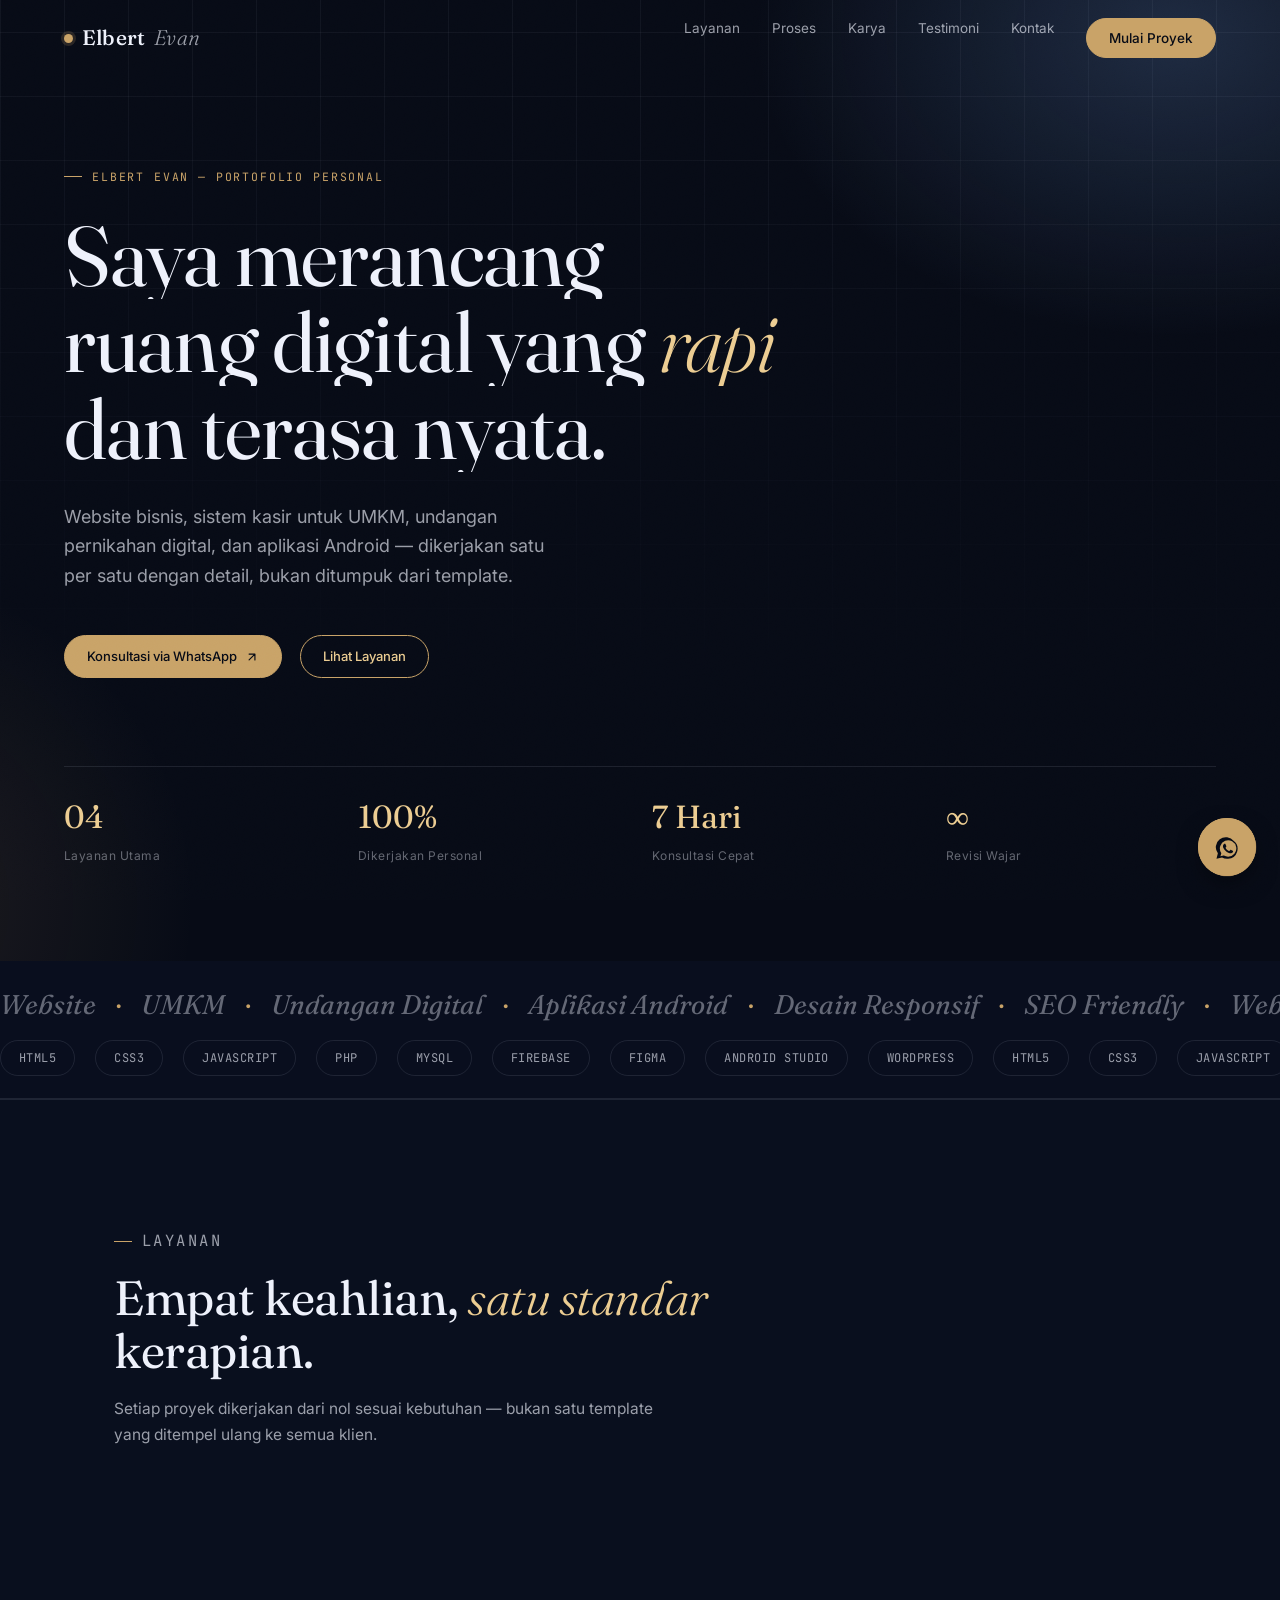
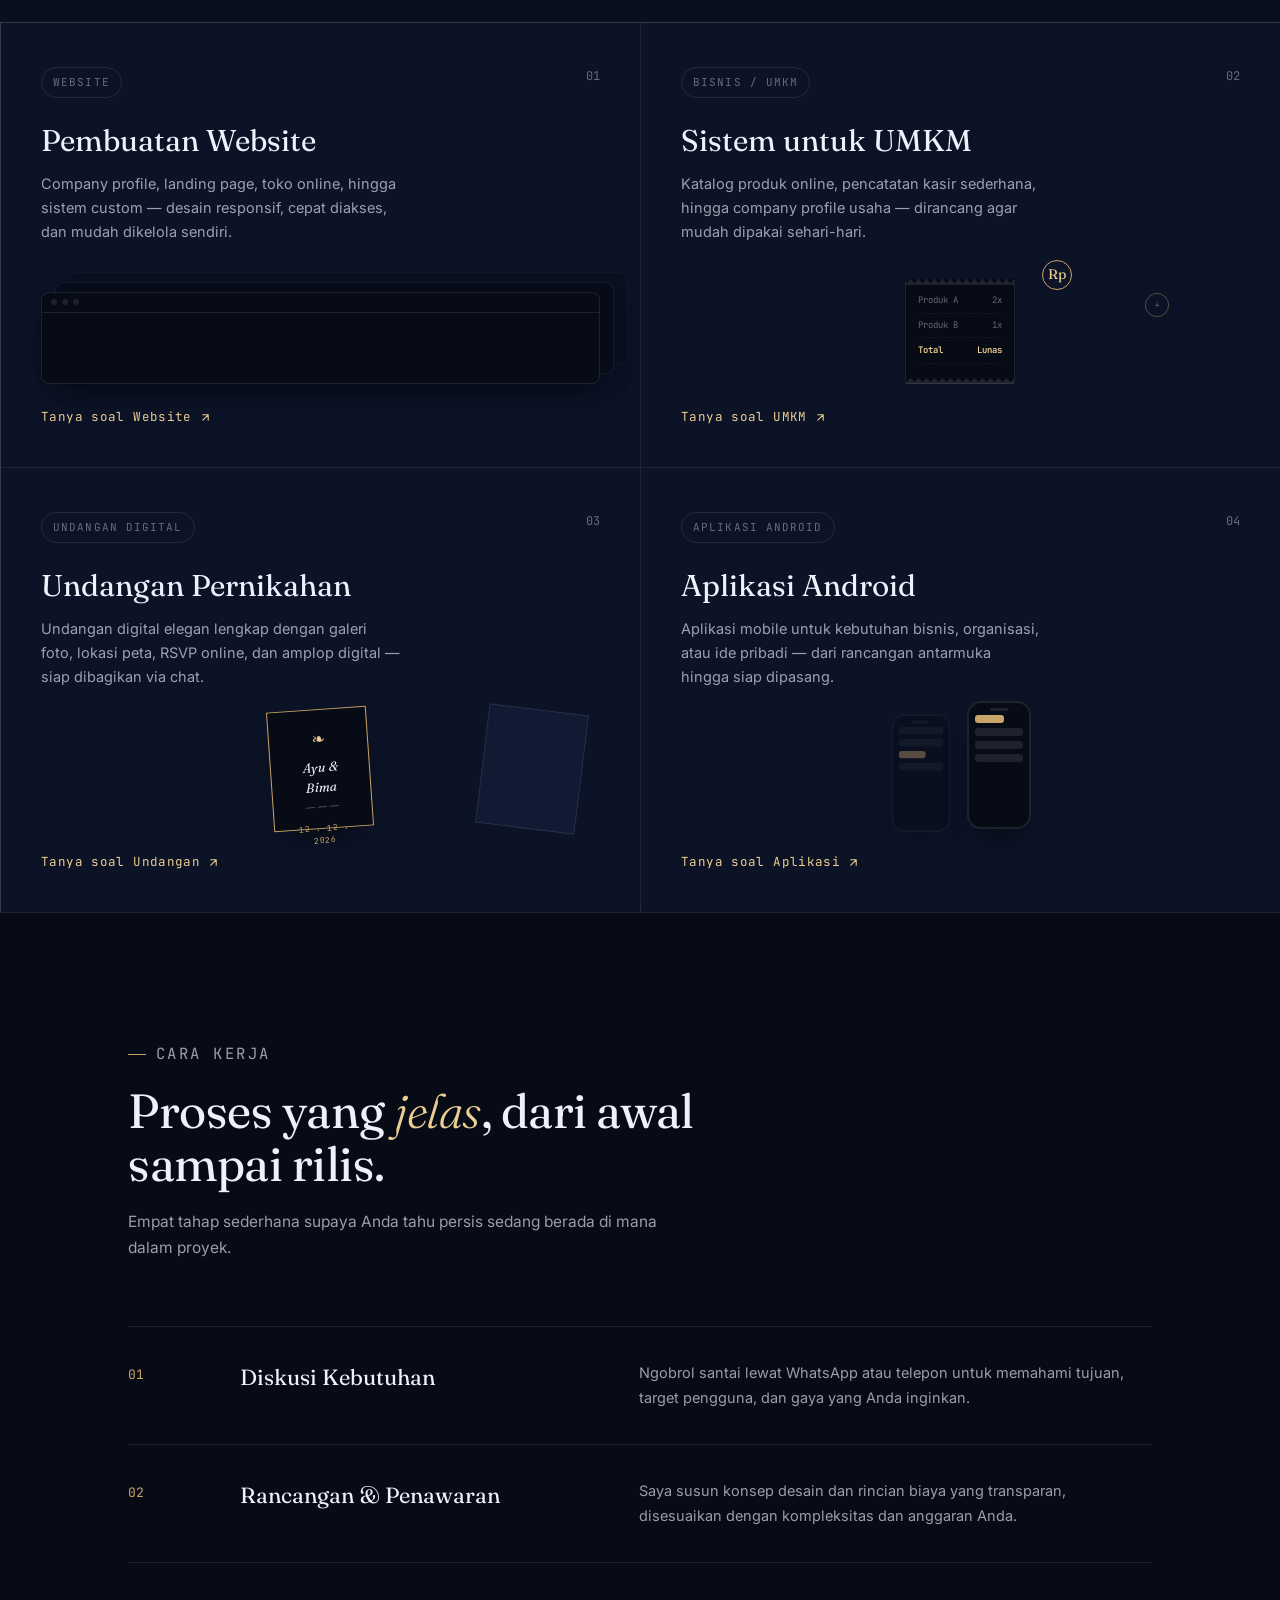
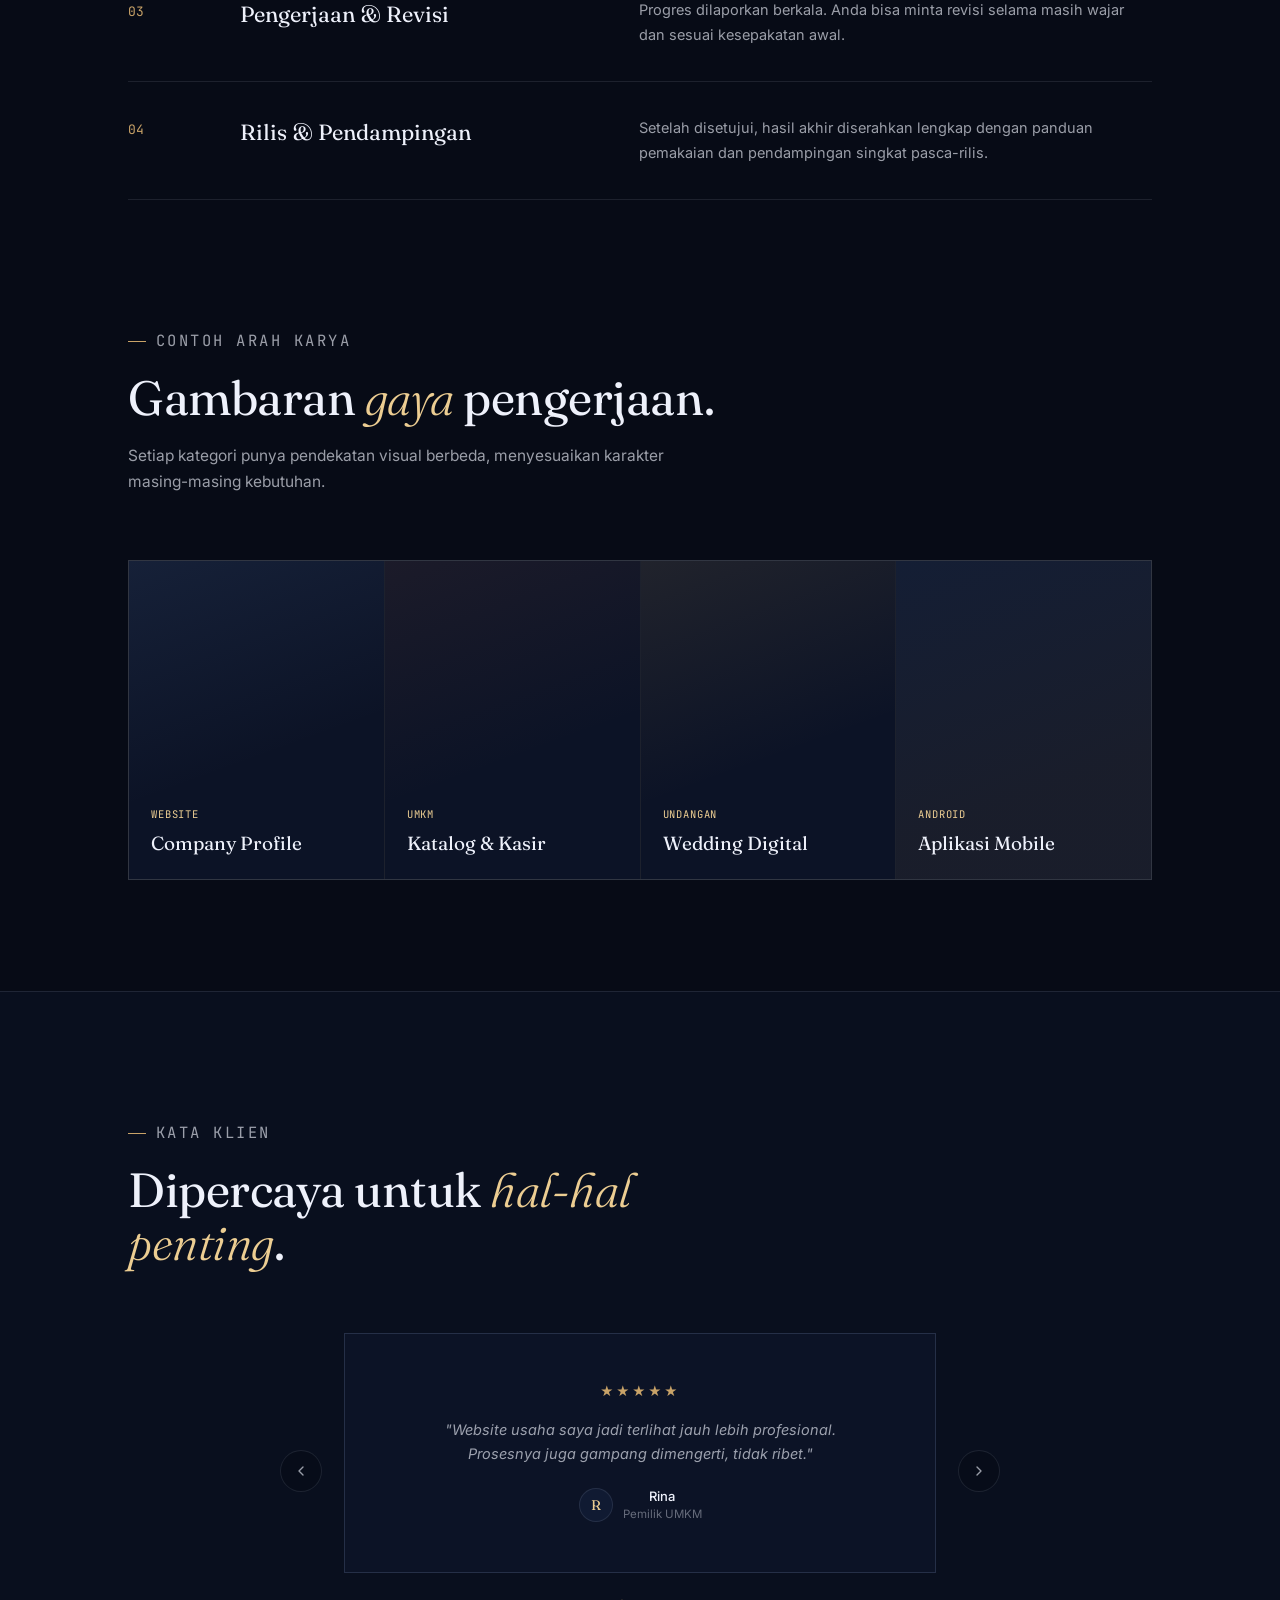
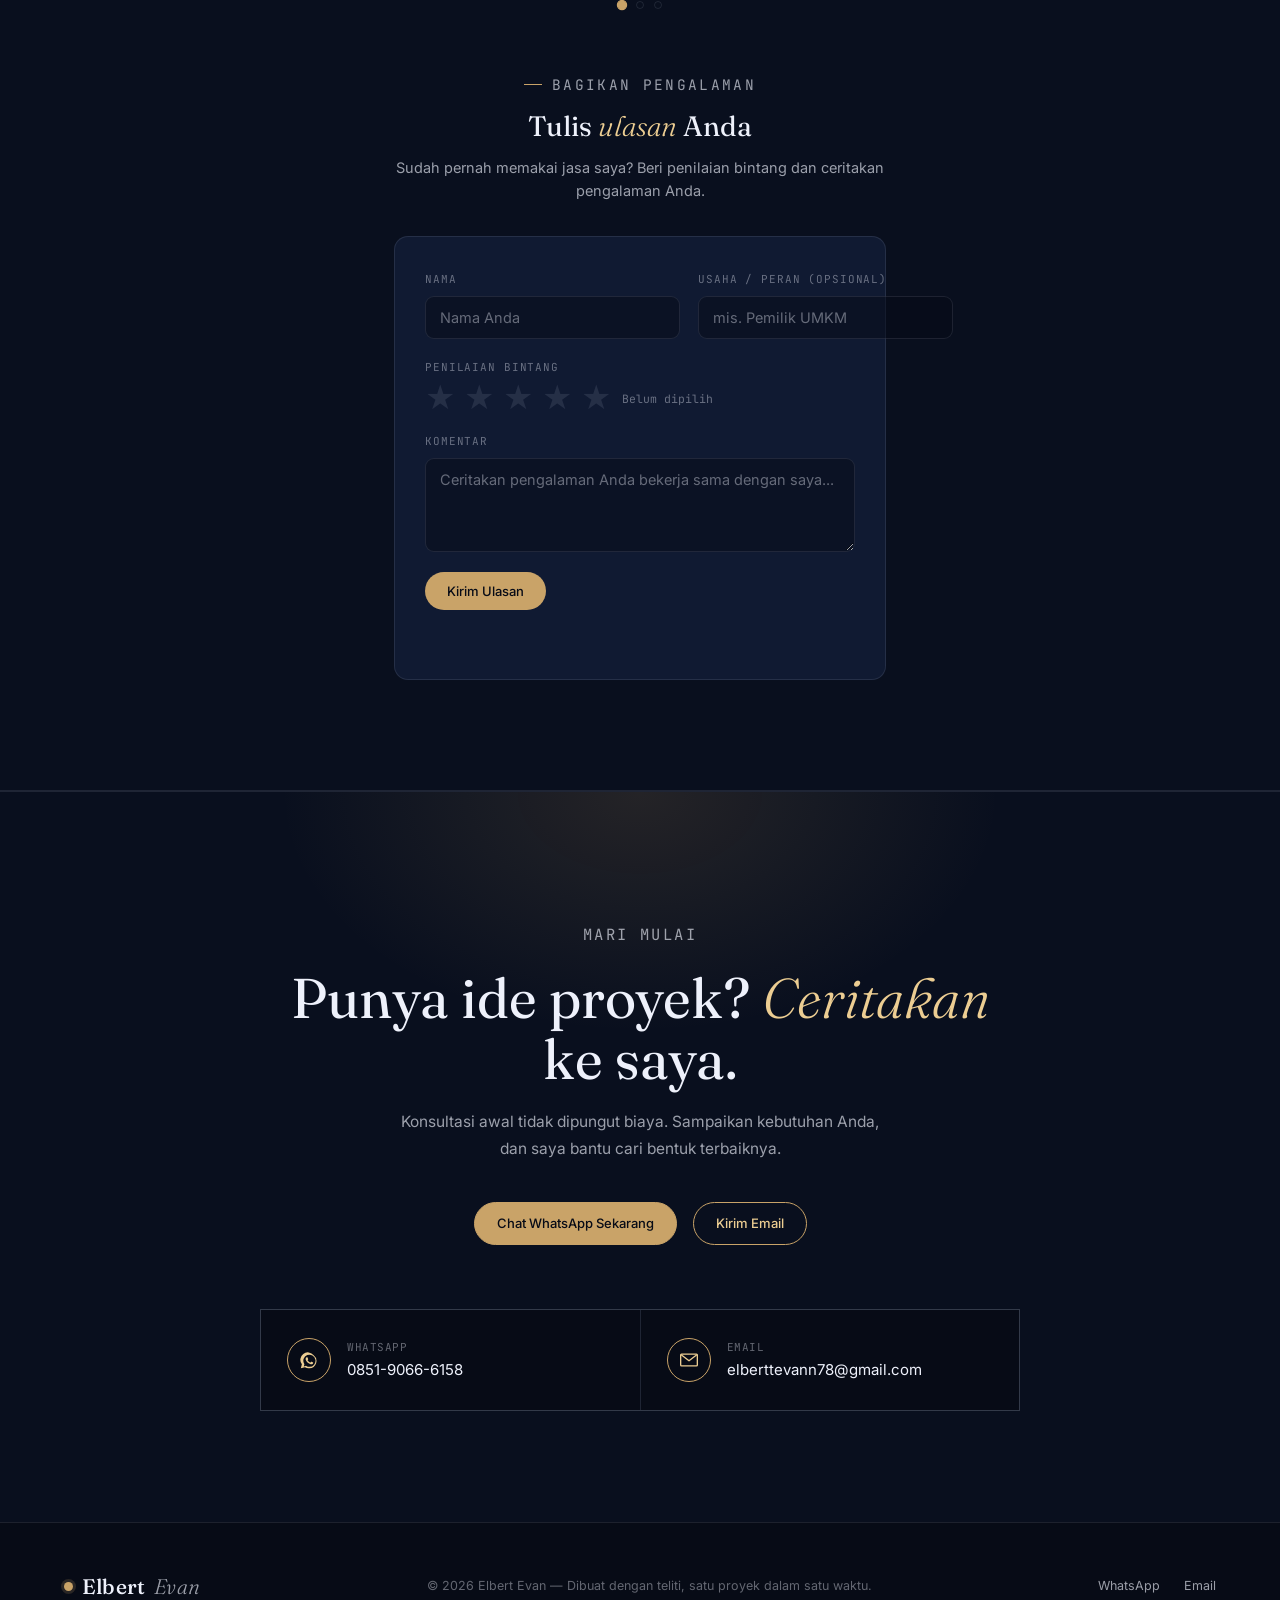
<file: index.html>
<!DOCTYPE html>
<html lang="id">
<head>
<meta charset="UTF-8">
<meta name="viewport" content="width=device-width, initial-scale=1.0, maximum-scale=5.0">
<title>Elbert Evan — Pembuatan Website, UMKM, Undangan Digital & Aplikasi Android</title>
<meta name="description" content="Elbert Evan — Jasa pembuatan website, sistem UMKM, undangan pernikahan digital, dan aplikasi Android. Dikerjakan rapi, personal, dan tepat waktu.">
<meta name="theme-color" content="#070b16">
<link rel="preconnect" href="https://fonts.googleapis.com">
<link rel="preconnect" href="https://fonts.gstatic.com" crossorigin>
<link href="https://fonts.googleapis.com/css2?family=Fraunces:ital,opsz,wght@0,9..144,300;0,9..144,400;0,9..144,500;0,9..144,600;1,9..144,400&family=Inter:wght@300;400;500;600;700&family=JetBrains+Mono:wght@400;500&display=swap" rel="stylesheet">
<style>
/* ============ TOKENS ============ */
:root{
  --ink:#070b16;
  --panel:#0c1326;
  --panel-2:#101a32;
  --line: rgba(226,233,255,0.10);
  --line-soft: rgba(226,233,255,0.06);
  --paper:#eef1fb;
  --paper-dim: rgba(238,241,251,0.64);
  --paper-faint: rgba(238,241,251,0.40);
  --gold:#c9a368;
  --gold-bright:#eccd92;
  --clay:#b8694a;
  --sage:#6f8fb8;
  --azure:#3d6bb5;
  --azure-bright:#6f9bdb;

  --display: 'Fraunces', serif;
  --body: 'Inter', sans-serif;
  --mono: 'JetBrains Mono', monospace;

  --container: 1180px;
  --edge: clamp(20px, 6vw, 64px);
}

*{box-sizing:border-box; margin:0; padding:0;}
html{scroll-behavior:smooth;}
html{overflow-x:hidden;}
body{
  background:var(--ink);
  color:var(--paper);
  font-family:var(--body);
  font-weight:400;
  line-height:1.5;
  -webkit-font-smoothing:antialiased;
  overflow-x:hidden;
  width:100%;
  max-width:100vw;
}
@media (prefers-reduced-motion: reduce){
  *{animation-duration:0.001ms !important; animation-iteration-count:1 !important; transition-duration:0.001ms !important; scroll-behavior:auto !important;}
}

img{max-width:100%; display:block;}
a{color:inherit; text-decoration:none;}
button{font-family:inherit; cursor:pointer;}

::selection{background:var(--gold); color:var(--ink);}

:focus-visible{
  outline:2px solid var(--gold-bright);
  outline-offset:3px;
}

.wrap{
  max-width:var(--container);
  margin:0 auto;
  padding-left:var(--edge);
  padding-right:var(--edge);
}

.eyebrow{
  font-family:var(--mono);
  font-size:11.5px;
  letter-spacing:0.16em;
  text-transform:uppercase;
  color:var(--gold);
  display:flex;
  align-items:center;
  gap:10px;
}
.eyebrow::before{
  content:'';
  width:18px; height:1px;
  background:var(--gold);
  display:inline-block;
}

/* texture */
.grain{
  position:fixed; inset:0;
  pointer-events:none;
  z-index:2;
  opacity:0.035;
  background-image:url("data:image/svg+xml,%3Csvg xmlns='http://www.w3.org/2000/svg' width='120' height='120'%3E%3Cfilter id='n'%3E%3CfeTurbulence type='fractalNoise' baseFrequency='0.9' numOctaves='2' stitchTiles='stitch'/%3E%3C/filter%3E%3Crect width='100%25' height='100%25' filter='url(%23n)'/%3E%3C/svg%3E");
  mix-blend-mode:overlay;
}

/* ambient star field — drifts slowly behind the whole page */
/* ---- Particle network background ---- */
#particle-bg{
  position:fixed;
  inset:0;
  width:100%; height:100%;
  z-index:-2;
  pointer-events:none;
  background:
    radial-gradient(ellipse 80% 60% at 20% 0%, rgba(29,78,216,0.13), transparent 60%),
    radial-gradient(ellipse 70% 50% at 100% 100%, rgba(29,78,216,0.09), transparent 60%),
    var(--ink);
}

/* ============ NAV ============ */
header{
  position:fixed; top:0; left:0; right:0;
  z-index:100;
  padding:18px var(--edge);
  display:flex; align-items:center; justify-content:space-between;
  transition:background .4s ease, border-color .4s ease, padding .3s ease;
  border-bottom:1px solid transparent;
}
header.scrolled{
  background:rgba(14,20,16,0.86);
  backdrop-filter:blur(14px);
  -webkit-backdrop-filter:blur(14px);
  border-bottom:1px solid var(--line);
  padding-top:13px; padding-bottom:13px;
}
.logo{
  font-family:var(--display);
  font-size:21px;
  letter-spacing:0.01em;
  display:flex; align-items:center; gap:9px;
}
.logo .mark{
  width:9px; height:9px;
  border-radius:50%;
  background:var(--gold);
  box-shadow:0 0 0 3px rgba(201,163,104,0.18);
  animation:markPulse 3.2s ease-in-out infinite;
  will-change:box-shadow;
}
@keyframes markPulse{
  0%, 100%{box-shadow:0 0 0 3px rgba(201,163,104,0.18);}
  50%{box-shadow:0 0 0 6px rgba(201,163,104,0.06);}
}
.logo b{font-weight:500;}
.logo span{color:var(--paper-dim); font-weight:300; font-style:italic;}

nav.primary{display:flex; align-items:center; gap:38px;}
nav.primary .links{display:flex; gap:32px;}
nav.primary a{
  font-size:13.5px;
  color:var(--paper-dim);
  position:relative;
  padding-bottom:3px;
}
nav.primary a:hover{color:var(--paper);}
nav.primary a::after{
  content:'';
  position:absolute; left:0; right:0; bottom:0;
  height:1px; background:var(--gold);
  transform:scaleX(0); transform-origin:left;
  transition:transform .3s ease;
}
nav.primary a:hover::after{transform:scaleX(1);}

.btn{
  display:inline-flex; align-items:center; gap:8px;
  font-size:13px; font-weight:500;
  padding:11px 22px;
  border-radius:99px;
  border:1px solid var(--gold);
  color:var(--gold-bright);
  white-space:nowrap;
  position:relative;
  overflow:hidden;
  transition:background .25s ease, color .25s ease, transform .2s ease, box-shadow .3s ease;
}
.btn:hover{background:var(--gold); color:var(--ink); transform:translateY(-1px); box-shadow:0 8px 24px -8px rgba(201,163,104,0.55);}
.btn.solid{
  background:var(--gold);
  color:var(--ink);
}
.btn.solid::before{
  content:'';
  position:absolute; top:0; left:-60%;
  width:60%; height:100%;
  background:linear-gradient(115deg, transparent, rgba(255,255,255,0.55), transparent);
  transform:translateX(-60%) skewX(-20deg);
  will-change:transform;
  animation:shimmerBtn 4.5s ease-in-out infinite;
}
@keyframes shimmerBtn{
  0%, 55%{transform:translateX(-60%) skewX(-20deg);}
  100%{transform:translateX(280%) skewX(-20deg);}
}
.btn.solid:hover{background:var(--gold-bright); border-color:var(--gold-bright);}

/* tombol CTA di navbar — override agar teks benar-benar center, tidak kena style nav link biasa */
nav.primary a.nav-cta{
  padding:11px 22px;
  justify-content:center;
  text-align:center;
  line-height:1.2;
}
nav.primary a.nav-cta::after{content:none;}
nav.primary a.nav-cta:hover{color:var(--ink);}

.menu-toggle{
  display:none;
  width:38px; height:38px;
  border:1px solid var(--line);
  border-radius:9px;
  background:transparent;
  position:relative;
  z-index:101;
}
.menu-toggle span{
  position:absolute; left:9px; right:9px; height:1px;
  background:var(--paper);
  transition:transform .3s ease, opacity .3s ease, top .3s ease;
}
.menu-toggle span:nth-child(1){top:14px;}
.menu-toggle span:nth-child(2){top:19px;}
.menu-toggle span:nth-child(3){top:24px;}
.menu-toggle.open span:nth-child(1){top:19px; transform:rotate(45deg);}
.menu-toggle.open span:nth-child(2){opacity:0;}
.menu-toggle.open span:nth-child(3){top:19px; transform:rotate(-45deg);}

/* ============ HERO ============ */
.hero{
  position:relative;
  padding:168px var(--edge) 96px;
  min-height:92vh;
  display:flex; flex-direction:column; justify-content:center;
  overflow:hidden;
}
.hero-bg{
  position:absolute; inset:-5% -5% -5% -5%; z-index:-1;
  background:
    radial-gradient(ellipse 700px 500px at 88% 8%, rgba(111,155,219,0.22), transparent 60%),
    radial-gradient(ellipse 600px 600px at -5% 90%, rgba(201,163,104,0.12), transparent 55%),
    var(--ink);
  will-change:opacity, transform;
}
.hero-bg::after{
  content:'';
  position:absolute; inset:0;
  background:inherit;
  opacity:0;
  animation:heroGlow 12s ease-in-out infinite;
}
@keyframes heroGlow{
  0%, 100%{opacity:0;}
  50%{opacity:.6;}
}
.hero-grid{
  position:absolute; inset:-10% -5% -5% -5%; z-index:-1;
  background-image: linear-gradient(var(--line-soft) 1px, transparent 1px), linear-gradient(90deg, var(--line-soft) 1px, transparent 1px);
  background-size:64px 64px;
  mask-image: linear-gradient(to bottom, black, transparent 75%);
  -webkit-mask-image: linear-gradient(to bottom, black, transparent 75%);
  will-change:transform;
}

.hero-inner{
  max-width:var(--container);
  margin:0 auto;
  width:100%;
}
.hero .eyebrow{margin-bottom:28px;}

h1.hero-title{
  font-family:var(--display);
  font-weight:400;
  font-size:clamp(40px, 6.6vw, 88px);
  line-height:1.02;
  letter-spacing:-0.01em;
  max-width:15ch;
}
h1.hero-title em{
  font-style:italic;
  font-weight:300;
  color:var(--gold-bright);
}
h1.hero-title .line{display:block; overflow:hidden;}
h1.hero-title .line span{display:block; transform:translateY(110%); animation:rise .9s cubic-bezier(.22,1,.36,1) forwards;}
h1.hero-title .line:nth-child(1) span{animation-delay:.05s;}
h1.hero-title .line:nth-child(2) span{animation-delay:.15s;}
h1.hero-title .line:nth-child(3) span{animation-delay:.25s;}
@keyframes rise{to{transform:translateY(0);}}

.hero-sub{
  margin-top:30px;
  font-size:clamp(15px,2vw,18px);
  color:var(--paper-dim);
  max-width:46ch;
  line-height:1.65;
}

.hero-actions{
  margin-top:44px;
  display:flex; align-items:center; gap:18px; flex-wrap:wrap;
}

.hero-meta{
  margin-top:88px;
  display:grid;
  grid-template-columns:repeat(4,1fr);
  border-top:1px solid var(--line);
  padding-top:26px;
  gap:24px;
}
.hero-meta .item .num{
  font-family:var(--display);
  font-size:clamp(22px,3vw,32px);
  color:var(--gold-bright);
  font-weight:400;
}
.num-infinity{
  display:inline-block;
  animation:infinityPulse 2.8s ease-in-out infinite;
  will-change:transform, opacity;
}
@keyframes infinityPulse{
  0%, 100%{transform:scale(1); opacity:1;}
  50%{transform:scale(1.18); opacity:.72;}
}
.hero-meta .item .label{
  margin-top:6px;
  font-size:12px;
  color:var(--paper-faint);
  letter-spacing:0.04em;
}

/* ============ SECTION COMMON ============ */
section{position:relative;}
.section-pad{padding:110px var(--edge);}
.section-head{
  max-width:680px;
  margin-bottom:64px;
}
.section-head h2{
  font-family:var(--display);
  font-weight:400;
  font-size:clamp(30px,4.4vw,48px);
  line-height:1.1;
  margin-top:18px;
  letter-spacing:-0.01em;
}
.section-head h2 em{font-style:italic; color:var(--gold-bright); font-weight:300;}
.section-head p{
  margin-top:18px;
  color:var(--paper-dim);
  font-size:15.5px;
  line-height:1.7;
  max-width:54ch;
}

/* ============ SERVICES — signature cards ============ */
.services{background:rgba(12,19,38,0.6); border-top:1px solid var(--line); border-bottom:1px solid var(--line);}
.svc-grid{
  display:grid;
  grid-template-columns:repeat(2,1fr);
  gap:1px;
  background:var(--line);
  border:1px solid var(--line);
}
.svc-card{
  background:var(--panel);
  padding:44px 40px 40px;
  position:relative;
  overflow:hidden;
  min-height:430px;
  display:flex; flex-direction:column;
  transition:background .35s ease, box-shadow .4s ease;
}
.svc-card::before{
  content:'';
  position:absolute; inset:0;
  background:radial-gradient(420px 260px at var(--mx,50%) var(--my,0%), rgba(111,155,219,0.10), transparent 70%);
  opacity:0;
  transition:opacity .4s ease;
  pointer-events:none;
}
.svc-card:hover::before{opacity:1;}
.svc-card:hover{background:var(--panel-2); box-shadow:inset 0 1px 0 rgba(238,241,251,0.04);}
.svc-top{display:flex; justify-content:space-between; align-items:flex-start; gap:16px;}
.svc-tag{
  font-family:var(--mono);
  font-size:11px;
  letter-spacing:0.1em;
  text-transform:uppercase;
  color:var(--paper-faint);
  border:1px solid var(--line);
  padding:6px 11px;
  border-radius:99px;
}
.svc-num{font-family:var(--mono); font-size:12px; color:var(--paper-faint);}

.svc-card h3{
  font-family:var(--display);
  font-size:clamp(24px,2.6vw,30px);
  font-weight:400;
  margin-top:26px;
  line-height:1.15;
}
.svc-card p{
  margin-top:14px;
  font-size:14.5px;
  color:var(--paper-dim);
  line-height:1.65;
  max-width:40ch;
}
.svc-visual{
  margin-top:auto;
  padding-top:30px;
  height:140px;
  display:flex; align-items:flex-end;
}

/* visual 1: browser window stack (website) */
.viz-web{width:100%; position:relative; height:120px;}
.viz-web .win{
  position:absolute; left:0; right:0; height:92px;
  border-radius:8px; border:1px solid var(--line);
  background:var(--ink);
  box-shadow:0 14px 30px -10px rgba(0,0,0,.5);
  transition:transform .4s ease;
}
.viz-web .win .bar{height:20px; border-bottom:1px solid var(--line); display:flex; align-items:center; gap:5px; padding:0 9px;}
.viz-web .win .bar i{width:6px; height:6px; border-radius:50%; background:var(--line);}
.viz-web .win.w1{bottom:0; z-index:3;}
.viz-web .win.w2{bottom:10px; left:14px; right:-14px; z-index:2; opacity:.6;}
.viz-web .win.w3{bottom:20px; left:28px; right:-28px; z-index:1; opacity:.32;}
.svc-card:hover .viz-web .win.w1{transform:translateY(-4px);}

/* visual 2: receipt / pos (UMKM) */
.viz-pos{width:100%; height:130px; position:relative;}
.viz-pos .receipt{
  position:absolute; bottom:0; left:50%; transform:translateX(-50%);
  width:110px; background:var(--ink); border:1px solid var(--line);
  padding:14px 12px; border-radius:3px;
  font-family:var(--mono); font-size:9px; color:var(--paper-faint);
}
.viz-pos .receipt::before, .viz-pos .receipt::after{
  content:''; position:absolute; left:0; right:0; height:6px;
  background-image: linear-gradient(135deg, var(--ink) 25%, transparent 25%), linear-gradient(-135deg, var(--ink) 25%, transparent 25%);
  background-size:8px 8px;
}
.viz-pos .receipt::before{top:-1px; background-color:var(--line);}
.viz-pos .receipt::after{bottom:-1px; background-color:var(--line);}
.viz-pos .receipt .row{display:flex; justify-content:space-between; margin-bottom:5px; border-bottom:1px dashed var(--line-soft); padding-bottom:5px;}
.viz-pos .receipt .total{color:var(--gold-bright); font-weight:600; margin-top:6px;}
.viz-pos .coin{
  position:absolute; width:30px; height:30px; border-radius:50%;
  border:1px solid var(--gold); display:flex; align-items:center; justify-content:center;
  font-family:var(--display); color:var(--gold-bright); font-size:14px;
  background:var(--panel);
}
.viz-pos .coin.c1{top:6px; right:30%;}
.viz-pos .coin.c2{top:36px; right:12%; opacity:.5; transform:scale(.8);}

/* visual 3: invitation card (undangan) */
.viz-inv{width:100%; height:135px; position:relative; display:flex; align-items:flex-end; justify-content:center;}
.viz-inv .card{
  width:100px; height:120px; background:var(--ink); border:1px solid var(--gold);
  position:relative; padding:16px 12px; text-align:center;
  transform:rotate(-4deg);
  box-shadow:0 16px 30px -12px rgba(0,0,0,.55);
}
.viz-inv .card2{
  position:absolute; width:100px; height:120px; background:var(--panel-2); border:1px solid var(--line);
  transform:rotate(7deg); z-index:-1; right:18px;
}
.viz-inv .card .orn{font-size:16px; color:var(--gold-bright); font-family:var(--display);}
.viz-inv .card .names{font-family:var(--display); font-style:italic; font-size:13px; margin-top:8px; color:var(--paper);}
.viz-inv .card .amp{font-size:9px; color:var(--paper-faint); margin:3px 0;}
.viz-inv .card .date{font-family:var(--mono); font-size:8px; letter-spacing:.08em; color:var(--gold); margin-top:8px;}

/* visual 4: phone frame (android app) */
.viz-app{width:100%; height:140px; display:flex; align-items:flex-end; justify-content:center; gap:14px;}
.viz-app .phone{
  width:64px; height:128px; border:2px solid var(--line); border-radius:14px;
  background:var(--ink); position:relative; overflow:hidden;
  box-shadow:0 16px 30px -12px rgba(0,0,0,.55);
}
.viz-app .phone::before{content:''; position:absolute; top:5px; left:50%; transform:translateX(-50%); width:18px; height:3px; background:var(--line); border-radius:3px;}
.viz-app .phone .scr{position:absolute; inset:12px 6px 6px; display:flex; flex-direction:column; gap:5px;}
.viz-app .phone .scr i{display:block; height:8px; border-radius:3px; background:var(--line);}
.viz-app .phone .scr i.accent{background:var(--gold); width:60%;}
.viz-app .phone.front{z-index:2;}
.viz-app .phone.back{opacity:.4; transform:translateY(8px) scale(.92);}

.svc-card .go{
  margin-top:24px;
  font-size:12.5px; font-family:var(--mono);
  color:var(--gold-bright);
  display:inline-flex; align-items:center; gap:7px;
  letter-spacing:0.03em;
}
.svc-card .go svg{transition:transform .25s ease;}
.svc-card:hover .go svg{transform:translate(3px,-3px);}

/* ============ PROCESS ============ */
.process-list{
  border-top:1px solid var(--line);
}
.process-row{
  display:grid;
  grid-template-columns:80px 1fr 1.4fr;
  gap:32px;
  padding:34px 0;
  border-bottom:1px solid var(--line);
  align-items:start;
}
.process-row .pnum{
  font-family:var(--mono);
  font-size:13px;
  color:var(--gold);
  padding-top:4px;
}
.process-row h4{
  font-family:var(--display);
  font-size:22px;
  font-weight:400;
}
.process-row p{
  color:var(--paper-dim);
  font-size:14.5px;
  line-height:1.7;
}

/* ============ WORK / GALLERY ============ */
.work-strip{
  display:flex;
  gap:1px;
  background:var(--line);
  border:1px solid var(--line);
  flex-wrap:wrap;
}
.work-item{
  flex:1 1 220px;
  background:var(--panel);
  aspect-ratio:4/5;
  position:relative;
  overflow:hidden;
  display:flex; align-items:flex-end;
  padding:22px;
  cursor:pointer;
  transition:background .35s ease, transform .35s cubic-bezier(.22,1,.36,1);
}
.work-item:hover{background:var(--panel-2); transform:translateY(-3px);}
.work-item .bg-deco{
  position:absolute; inset:0;
  opacity:.5;
  transition:opacity .35s ease;
}
.work-item:hover .bg-deco{opacity:.8;}
.work-item.w-site .bg-deco{background:linear-gradient(160deg, rgba(111,155,219,0.20), transparent 60%);}
.work-item.w-umkm .bg-deco{background:linear-gradient(160deg, rgba(184,105,74,0.18), transparent 60%);}
.work-item.w-undangan .bg-deco{background:linear-gradient(160deg, rgba(200,163,92,0.22), transparent 60%);}
.work-item.w-app .bg-deco{background:linear-gradient(160deg, rgba(111,155,219,0.16), rgba(201,163,104,.14) 70%);}
.work-item .wlabel{position:relative; z-index:1;}
.work-item .wlabel .cat{font-family:var(--mono); font-size:10.5px; color:var(--gold-bright); letter-spacing:.08em; text-transform:uppercase;}
.work-item .wlabel .name{font-family:var(--display); font-size:19px; margin-top:6px;}
.work-item .wgo{
  position:absolute; top:18px; right:18px; z-index:1;
  width:32px; height:32px; border-radius:50%;
  border:1px solid var(--line);
  background:rgba(7,11,22,0.55);
  backdrop-filter:blur(6px);
  display:flex; align-items:center; justify-content:center;
  color:var(--gold-bright);
  opacity:0; transform:translate(-6px,6px);
  transition:opacity .3s ease, transform .3s cubic-bezier(.22,1,.36,1), border-color .3s ease;
}
.work-item:hover .wgo{opacity:1; transform:translate(0,0); border-color:var(--gold);}


/* ============ TESTIMONI ============ */
.testi-wrap{
  display:grid;
  grid-template-columns:repeat(3,1fr);
  gap:1px;
  background:var(--line);
  border:1px solid var(--line);
}
.testi{
  background:var(--panel);
  padding:34px 30px;
}
.testi .stars{color:var(--gold); font-size:13px; letter-spacing:2px;}
.testi p{
  margin-top:16px;
  font-size:14.5px;
  line-height:1.7;
  color:var(--paper-dim);
  font-style:italic;
}
.testi .who{
  margin-top:20px;
  display:flex; align-items:center; gap:10px;
}
.testi .who .ava{
  width:34px; height:34px; border-radius:50%;
  background:var(--panel-2); border:1px solid var(--line);
  display:flex; align-items:center; justify-content:center;
  font-family:var(--display); font-size:14px; color:var(--gold-bright);
}
.testi .who .name{font-size:13px; font-weight:500;}
.testi .who .role{font-size:11.5px; color:var(--paper-faint);}

/* ============ CTA / KONTAK ============ */
.cta-section{
  background:rgba(12,19,38,0.6);
  border-top:1px solid var(--line);
  position:relative;
  overflow:hidden;
}
.cta-section::before{
  content:'';
  position:absolute; inset:0;
  background:radial-gradient(ellipse 600px 400px at 50% 0%, rgba(200,163,92,0.14), transparent 60%);
}
.cta-inner{
  position:relative;
  max-width:760px; margin:0 auto;
  text-align:center;
}
.cta-inner .eyebrow{justify-content:center;}
.cta-inner .eyebrow::before{display:none;}
.cta-inner h2{
  font-family:var(--display);
  font-weight:400;
  font-size:clamp(32px,5vw,56px);
  line-height:1.08;
  margin-top:20px;
}
.cta-inner h2 em{font-style:italic; color:var(--gold-bright); font-weight:300;}
.cta-inner p{
  margin-top:20px;
  color:var(--paper-dim);
  font-size:15.5px;
  max-width:50ch;
  margin-left:auto; margin-right:auto;
  line-height:1.7;
}
.cta-actions{
  margin-top:40px;
  display:flex; gap:16px; justify-content:center; flex-wrap:wrap;
}

.contact-cards{
  margin-top:64px;
  display:grid;
  grid-template-columns:1fr 1fr;
  gap:1px;
  background:var(--line);
  border:1px solid var(--line);
  text-align:left;
}
.contact-card{
  background:var(--ink);
  padding:28px 26px;
  display:flex; align-items:center; gap:16px;
  transition:background .25s ease;
}
.contact-card:hover{background:var(--panel-2);}
.contact-card .icon{
  width:44px; height:44px;
  border-radius:50%;
  border:1px solid var(--gold);
  display:flex; align-items:center; justify-content:center;
  flex-shrink:0;
  color:var(--gold-bright);
}
.contact-card .meta .label{font-size:11px; color:var(--paper-faint); letter-spacing:.05em; text-transform:uppercase; font-family:var(--mono);}
.contact-card .meta .value{font-size:15px; margin-top:4px; word-break:break-word;}

/* ============ FOOTER ============ */
footer{
  padding:48px var(--edge) 36px;
  border-top:1px solid var(--line);
  display:flex; align-items:center; justify-content:space-between;
  flex-wrap:wrap; gap:18px;
}
footer .fmeta{font-size:12.5px; color:var(--paper-faint);}
footer .flinks{display:flex; gap:24px;}
footer .flinks a{font-size:12.5px; color:var(--paper-dim);}
footer .flinks a:hover{color:var(--gold-bright);}

/* ============ MARQUEE STRIP ============ */
.marquee-strip{
  overflow:hidden;
  border-bottom:1px solid var(--line);
  background:rgba(12,19,38,0.5);
  padding:24px 0 22px;
}
.marquee-row{overflow:hidden;}
.marquee-row + .marquee-row{margin-top:14px;}
.marquee-track{
  display:flex;
  align-items:center;
  gap:20px;
  width:max-content;
  white-space:nowrap;
  will-change:transform;
}
.marquee-track.text{
  font-family:var(--display);
  font-style:italic;
  font-size:clamp(18px,2.6vw,27px);
  color:var(--paper-faint);
  animation:marqueeScroll 28s linear infinite;
}
.marquee-track.text .dot{color:var(--gold); font-style:normal; font-size:9px;}
.marquee-track.badges{
  font-family:var(--mono);
  font-size:12px;
  letter-spacing:.04em;
  text-transform:uppercase;
  color:var(--paper-dim);
  animation:marqueeScrollRev 24s linear infinite;
}
.marquee-track .pill{
  border:1px solid var(--line);
  border-radius:99px;
  padding:8px 18px;
  flex-shrink:0;
  transition:border-color .25s ease, color .25s ease;
}
.marquee-strip:hover .marquee-track{animation-play-state:paused;}
@keyframes marqueeScroll{
  from{transform:translateX(0);}
  to{transform:translateX(-50%);}
}
@keyframes marqueeScrollRev{
  from{transform:translateX(-50%);}
  to{transform:translateX(0);}
}
@media (prefers-reduced-motion: reduce){
  .marquee-track{animation:none !important;}
}

/* ============ TESTI SLIDER ============ */
.testi-slider{
  position:relative;
  max-width:720px;
  margin:0 auto;
  padding:0 var(--edge);
}
.testi-viewport{overflow:hidden; border:1px solid var(--line); background:var(--panel-2);}
.testi-track{display:flex; transition:transform .6s cubic-bezier(.22,1,.36,1); will-change:transform;}
.testi-track .testi{
  flex:0 0 100%;
  padding:48px 44px;
  text-align:center;
  display:flex; flex-direction:column; align-items:center;
}
.testi-track .testi .who{justify-content:center;}
.testi-track .testi p{max-width:46ch;}
.testi-nav{display:flex; justify-content:center; gap:10px; margin-top:28px;}
.tdot{
  width:8px; height:8px; border-radius:50%;
  border:1px solid var(--line); background:transparent; padding:0;
  transition:background .25s ease, border-color .25s ease, transform .25s ease;
}
.tdot.active{background:var(--gold); border-color:var(--gold); transform:scale(1.3);}
.testi-arrow{
  position:absolute; top:50%; transform:translateY(-50%);
  width:42px; height:42px; border-radius:50%;
  border:1px solid var(--line);
  background:rgba(7,11,22,0.55);
  backdrop-filter:blur(6px);
  display:flex; align-items:center; justify-content:center;
  color:var(--paper-dim); z-index:2;
  transition:border-color .25s ease, color .25s ease, background .25s ease;
}
.testi-arrow:hover{border-color:var(--gold); color:var(--gold-bright);}
.testi-arrow.prev{left:0;}
.testi-arrow.next{right:0;}
@media (max-width:760px){
  .testi-slider{padding:0;}
  .testi-arrow{display:none;}
  .testi-track .testi{padding:36px 26px;}
}

/* ============ FORM ULASAN PELANGGAN ============ */
.review-form-wrap{
  max-width:620px;
  margin:64px auto 0;
  padding:0 var(--edge);
}
.review-form-head{text-align:center; margin-bottom:34px;}
.review-form-head .eyebrow{justify-content:center;}
.review-form-head h3{
  font-family:var(--display);
  font-weight:400;
  font-size:clamp(22px,3vw,28px);
  margin-top:14px;
  line-height:1.2;
}
.review-form-head h3 em{font-style:italic; color:var(--gold-bright); font-weight:300;}
.review-form-head p{
  margin-top:12px;
  color:var(--paper-dim);
  font-size:14.5px;
  line-height:1.6;
}
.review-form{
  background:var(--panel-2);
  border:1px solid var(--line);
  border-radius:14px;
  padding:34px 30px;
  display:flex; flex-direction:column; gap:20px;
}
.rf-row{display:grid; grid-template-columns:1fr 1fr; gap:18px;}
.rf-field{display:flex; flex-direction:column; gap:8px;}
.rf-field label{
  font-family:var(--mono);
  font-size:11px;
  letter-spacing:0.08em;
  text-transform:uppercase;
  color:var(--paper-faint);
}
.rf-field input[type="text"],
.rf-field textarea{
  background:rgba(7,11,22,0.5);
  border:1px solid var(--line);
  border-radius:9px;
  padding:12px 14px;
  color:var(--paper);
  font-family:var(--body);
  font-size:14.5px;
  resize:vertical;
  transition:border-color .25s ease, background .25s ease;
}
.rf-field input[type="text"]::placeholder,
.rf-field textarea::placeholder{color:var(--paper-faint);}
.rf-field input[type="text"]:focus,
.rf-field textarea:focus{
  border-color:var(--gold);
  background:rgba(7,11,22,0.75);
  outline:none;
}
.rf-stars{display:flex; gap:8px;}
.rf-star{
  background:none; border:none; padding:0;
  font-size:30px; line-height:1;
  color:var(--line);
  transition:color .2s ease, transform .15s ease;
}
.rf-star:hover, .rf-star:focus-visible{transform:translateY(-2px);}
.rf-star.filled{color:var(--gold);}
.rf-rating-text{
  font-family:var(--mono);
  font-size:11.5px;
  color:var(--paper-faint);
  margin-left:4px;
  align-self:center;
}
.rf-stars-row{display:flex; align-items:center; gap:6px;}
.review-form .btn{align-self:flex-start; border:none;}
.rf-note{font-size:13px; color:var(--gold-bright); min-height:1.2em;}
.rf-note.err{color:var(--clay);}
@media (max-width:560px){
  .rf-row{grid-template-columns:1fr;}
  .review-form{padding:28px 22px;}
}

.reveal{opacity:0; transform:translateY(28px); transition:opacity .8s cubic-bezier(.22,1,.36,1), transform .8s cubic-bezier(.22,1,.36,1); will-change:opacity, transform;}
.reveal.in{opacity:1; transform:translateY(0);}

/* ============ WA float button ============ */
.wa-float{
  position:fixed; bottom:24px; right:24px; z-index:90;
  width:58px; height:58px; border-radius:50%;
  background:var(--gold);
  display:flex; align-items:center; justify-content:center;
  box-shadow:0 10px 26px -6px rgba(0,0,0,.55);
  color:var(--ink);
}
.wa-float::after{
  content:'';
  position:absolute; inset:0;
  border-radius:50%;
  border:1.5px solid var(--gold);
  animation:pulse 2.6s cubic-bezier(.4,0,.3,1) infinite;
  will-change:transform, opacity;
}
.wa-float:hover{background:var(--gold-bright);}
@keyframes pulse{
  0%{transform:scale(1); opacity:.6;}
  100%{transform:scale(1.7); opacity:0;}
}

/* ============ RESPONSIVE ============ */
@media (max-width: 980px){
  .svc-grid{grid-template-columns:1fr;}
  .testi-wrap{grid-template-columns:1fr;}
  .hero-meta{grid-template-columns:repeat(2,1fr); row-gap:30px;}
  .process-row{grid-template-columns:50px 1fr; }
  .process-row h4{grid-column:2; }
  .process-row p{grid-column:2;}
}

@media (max-width: 760px){
  nav.primary .links{
    position:fixed;
    top:0; left:0; right:0;
    height:auto;
    background:rgba(7,11,22,0.97);
    backdrop-filter:blur(16px);
    -webkit-backdrop-filter:blur(16px);
    flex-direction:column;
    justify-content:flex-start;
    align-items:stretch;
    padding:72px var(--edge) 32px;
    gap:0;
    transform:translateY(-110%);
    transition:transform .4s cubic-bezier(.77,0,.18,1);
    z-index:98;
    border-bottom:1px solid var(--line);
    box-shadow:0 16px 48px -8px rgba(0,0,0,0.6);
  }
  nav.primary .links.open{transform:translateY(0);}
  nav.primary .links a{
    font-family:var(--body);
    font-size:15px;
    font-weight:500;
    color:var(--paper-dim);
    padding:15px 0;
    border-bottom:1px solid var(--line);
    width:100%;
    letter-spacing:0.01em;
  }
  nav.primary .links a:last-of-type:not(.nav-cta){border-bottom:none;}
  nav.primary .links a:hover{color:var(--paper);}
  nav.primary .links a.nav-cta{
    display:flex;
    align-items:center;
    justify-content:center;
    width:100%;
    margin-top:20px;
    padding:13px 26px;
    border-bottom:none;
    font-family:var(--body);
    font-size:14px;
    font-weight:500;
    text-align:center;
  }
  .menu-toggle{display:block;}

  .hero{padding-top:130px; min-height:auto; padding-bottom:70px;}
  .hero-meta{grid-template-columns:1fr 1fr;}
  .hero-actions .btn{flex:1; justify-content:center;}

  .section-pad{padding:72px var(--edge);}
  .svc-card{padding:32px 24px 30px; min-height:auto;}
  .contact-cards{grid-template-columns:1fr;}
  .work-strip{flex-direction:column;}
  .work-item{aspect-ratio:16/10; flex:1 1 auto; width:100%; max-width:100%;}

  footer{flex-direction:column; align-items:flex-start;}
}

@media (max-width: 420px){
  .hero-meta{grid-template-columns:1fr 1fr; gap:18px;}
  .btn{width:100%; justify-content:center;}
  .hero-actions{flex-direction:column; align-items:stretch;}
}
</style>
</head>
<body>

<canvas id="particle-bg" aria-hidden="true"></canvas>
<div class="grain"></div>

<header id="siteHeader">
  <a href="#top" class="logo"><span class="mark"></span><b>Elbert</b><span>Evan</span></a>
  <nav class="primary">
    <div class="links" id="navLinks">
      <a href="#layanan">Layanan</a>
      <a href="#proses">Proses</a>
      <a href="#karya">Karya</a>
      <a href="#testimoni">Testimoni</a>
      <a href="#kontak">Kontak</a>
      <a href="https://wa.me/6285190666158?text=Halo%20Kak%2C%20saya%20ingin%20bertanya%20tentang%20jasa%20pembuatan%20website%2Fapk%2Fundangan." class="btn solid nav-cta" target="_blank" rel="noopener">Mulai Proyek</a>
    </div>
    <button class="menu-toggle" id="menuToggle" aria-label="Buka menu"><span></span><span></span><span></span></button>
  </nav>
</header>

<section class="hero" id="top">
  <div class="hero-bg"></div>
  <div class="hero-grid"></div>
  <div class="hero-inner">
    <p class="eyebrow">Elbert Evan — Portofolio Personal</p>
    <h1 class="hero-title">
      <span class="line"><span>Saya merancang</span></span>
      <span class="line"><span>ruang digital yang <em>rapi</em></span></span>
      <span class="line"><span>dan terasa nyata.</span></span>
    </h1>
    <p class="hero-sub">Website bisnis, sistem kasir untuk UMKM, undangan pernikahan digital, dan aplikasi Android — dikerjakan satu per satu dengan detail, bukan ditumpuk dari template.</p>
    <div class="hero-actions">
      <a href="https://wa.me/6285190666158?text=Halo%20Kak%2C%20saya%20ingin%20konsultasi%20proyek%20baru." target="_blank" rel="noopener" class="btn solid">
        Konsultasi via WhatsApp
        <svg width="14" height="14" viewBox="0 0 24 24" fill="none"><path d="M7 17L17 7M17 7H7M17 7V17" stroke="currentColor" stroke-width="2" stroke-linecap="round" stroke-linejoin="round"/></svg>
      </a>
      <a href="#layanan" class="btn">Lihat Layanan</a>
    </div>

    <div class="hero-meta">
      <div class="item"><div class="num" data-count-to="4" data-pad="2">00</div><div class="label">Layanan Utama</div></div>
      <div class="item"><div class="num" data-count-to="100" data-suffix="%">0%</div><div class="label">Dikerjakan Personal</div></div>
      <div class="item"><div class="num" data-count-to="7" data-suffix=" Hari">0 Hari</div><div class="label">Konsultasi Cepat</div></div>
      <div class="item"><div class="num num-infinity">∞</div><div class="label">Revisi Wajar</div></div>
    </div>
  </div>
</section>

<section class="marquee-strip" aria-hidden="true">
  <div class="marquee-row">
    <div class="marquee-track text">
      <span>Website</span><span class="dot">●</span>
      <span>UMKM</span><span class="dot">●</span>
      <span>Undangan Digital</span><span class="dot">●</span>
      <span>Aplikasi Android</span><span class="dot">●</span>
      <span>Desain Responsif</span><span class="dot">●</span>
      <span>SEO Friendly</span><span class="dot">●</span>
      <span>Website</span><span class="dot">●</span>
      <span>UMKM</span><span class="dot">●</span>
      <span>Undangan Digital</span><span class="dot">●</span>
      <span>Aplikasi Android</span><span class="dot">●</span>
      <span>Desain Responsif</span><span class="dot">●</span>
      <span>SEO Friendly</span><span class="dot">●</span>
    </div>
  </div>
  <div class="marquee-row">
    <div class="marquee-track badges">
      <span class="pill">HTML5</span><span class="pill">CSS3</span><span class="pill">JavaScript</span><span class="pill">PHP</span><span class="pill">MySQL</span><span class="pill">Firebase</span><span class="pill">Figma</span><span class="pill">Android Studio</span><span class="pill">WordPress</span>
      <span class="pill">HTML5</span><span class="pill">CSS3</span><span class="pill">JavaScript</span><span class="pill">PHP</span><span class="pill">MySQL</span><span class="pill">Firebase</span><span class="pill">Figma</span><span class="pill">Android Studio</span><span class="pill">WordPress</span>
    </div>
  </div>
</section>

<section class="services" id="layanan">
  <div class="wrap section-pad">
    <div class="section-head reveal">
      <p class="eyebrow">Layanan</p>
      <h2>Empat keahlian, <em>satu standar</em> kerapian.</h2>
      <p>Setiap proyek dikerjakan dari nol sesuai kebutuhan — bukan satu template yang ditempel ulang ke semua klien.</p>
    </div>
  </div>

  <div class="svc-grid">
    <!-- WEBSITE -->
    <div class="svc-card reveal">
      <div class="svc-top">
        <span class="svc-tag">Website</span>
        <span class="svc-num">01</span>
      </div>
      <h3>Pembuatan Website</h3>
      <p>Company profile, landing page, toko online, hingga sistem custom — desain responsif, cepat diakses, dan mudah dikelola sendiri.</p>
      <div class="svc-visual">
        <div class="viz-web">
          <div class="win w3"></div>
          <div class="win w2"></div>
          <div class="win w1"><div class="bar"><i></i><i></i><i></i></div></div>
        </div>
      </div>
      <a href="https://wa.me/6285190666158?text=Halo%20Kak%2C%20saya%20ingin%20tanya%20jasa%20pembuatan%20Website." target="_blank" rel="noopener" class="go">Tanya soal Website <svg width="13" height="13" viewBox="0 0 24 24" fill="none"><path d="M7 17L17 7M17 7H7M17 7V17" stroke="currentColor" stroke-width="2" stroke-linecap="round" stroke-linejoin="round"/></svg></a>
    </div>

    <!-- UMKM -->
    <div class="svc-card reveal">
      <div class="svc-top">
        <span class="svc-tag">Bisnis / UMKM</span>
        <span class="svc-num">02</span>
      </div>
      <h3>Sistem untuk UMKM</h3>
      <p>Katalog produk online, pencatatan kasir sederhana, hingga company profile usaha — dirancang agar mudah dipakai sehari-hari.</p>
      <div class="svc-visual">
        <div class="viz-pos">
          <div class="coin c2">+</div>
          <div class="coin c1">Rp</div>
          <div class="receipt">
            <div class="row"><span>Produk A</span><span>2x</span></div>
            <div class="row"><span>Produk B</span><span>1x</span></div>
            <div class="row total"><span>Total</span><span>Lunas</span></div>
          </div>
        </div>
      </div>
      <a href="https://wa.me/6285190666158?text=Halo%20Kak%2C%20saya%20ingin%20tanya%20jasa%20sistem%20untuk%20UMKM%2FBisnis." target="_blank" rel="noopener" class="go">Tanya soal UMKM <svg width="13" height="13" viewBox="0 0 24 24" fill="none"><path d="M7 17L17 7M17 7H7M17 7V17" stroke="currentColor" stroke-width="2" stroke-linecap="round" stroke-linejoin="round"/></svg></a>
    </div>

    <!-- UNDANGAN -->
    <div class="svc-card reveal">
      <div class="svc-top">
        <span class="svc-tag">Undangan Digital</span>
        <span class="svc-num">03</span>
      </div>
      <h3>Undangan Pernikahan</h3>
      <p>Undangan digital elegan lengkap dengan galeri foto, lokasi peta, RSVP online, dan amplop digital — siap dibagikan via chat.</p>
      <div class="svc-visual">
        <div class="viz-inv">
          <div class="card2"></div>
          <div class="card">
            <div class="orn">❧</div>
            <div class="names">Ayu &amp;<br>Bima</div>
            <div class="amp">— — —</div>
            <div class="date">12 . 12 . 2026</div>
          </div>
        </div>
      </div>
      <a href="https://wa.me/6285190666158?text=Halo%20Kak%2C%20saya%20ingin%20tanya%20jasa%20Undangan%20Pernikahan%20Digital." target="_blank" rel="noopener" class="go">Tanya soal Undangan <svg width="13" height="13" viewBox="0 0 24 24" fill="none"><path d="M7 17L17 7M17 7H7M17 7V17" stroke="currentColor" stroke-width="2" stroke-linecap="round" stroke-linejoin="round"/></svg></a>
    </div>

    <!-- ANDROID -->
    <div class="svc-card reveal">
      <div class="svc-top">
        <span class="svc-tag">Aplikasi Android</span>
        <span class="svc-num">04</span>
      </div>
      <h3>Aplikasi Android</h3>
      <p>Aplikasi mobile untuk kebutuhan bisnis, organisasi, atau ide pribadi — dari rancangan antarmuka hingga siap dipasang.</p>
      <div class="svc-visual">
        <div class="viz-app">
          <div class="phone back"><div class="scr"><i></i><i></i><i class="accent"></i><i></i></div></div>
          <div class="phone front"><div class="scr"><i class="accent"></i><i></i><i></i><i></i></div></div>
        </div>
      </div>
      <a href="https://wa.me/6285190666158?text=Halo%20Kak%2C%20saya%20ingin%20tanya%20jasa%20pembuatan%20Aplikasi%20Android." target="_blank" rel="noopener" class="go">Tanya soal Aplikasi <svg width="13" height="13" viewBox="0 0 24 24" fill="none"><path d="M7 17L17 7M17 7H7M17 7V17" stroke="currentColor" stroke-width="2" stroke-linecap="round" stroke-linejoin="round"/></svg></a>
    </div>
  </div>
</section>

<section class="section-pad" id="proses">
  <div class="wrap">
    <div class="section-head reveal">
      <p class="eyebrow">Cara Kerja</p>
      <h2>Proses yang <em>jelas</em>, dari awal sampai rilis.</h2>
      <p>Empat tahap sederhana supaya Anda tahu persis sedang berada di mana dalam proyek.</p>
    </div>

    <div class="process-list">
      <div class="process-row reveal">
        <div class="pnum">01</div>
        <h4>Diskusi Kebutuhan</h4>
        <p>Ngobrol santai lewat WhatsApp atau telepon untuk memahami tujuan, target pengguna, dan gaya yang Anda inginkan.</p>
      </div>
      <div class="process-row reveal">
        <div class="pnum">02</div>
        <h4>Rancangan &amp; Penawaran</h4>
        <p>Saya susun konsep desain dan rincian biaya yang transparan, disesuaikan dengan kompleksitas dan anggaran Anda.</p>
      </div>
      <div class="process-row reveal">
        <div class="pnum">03</div>
        <h4>Pengerjaan &amp; Revisi</h4>
        <p>Progres dilaporkan berkala. Anda bisa minta revisi selama masih wajar dan sesuai kesepakatan awal.</p>
      </div>
      <div class="process-row reveal">
        <div class="pnum">04</div>
        <h4>Rilis &amp; Pendampingan</h4>
        <p>Setelah disetujui, hasil akhir diserahkan lengkap dengan panduan pemakaian dan pendampingan singkat pasca-rilis.</p>
      </div>
    </div>
  </div>
</section>

<section class="section-pad" id="karya" style="padding-top:0;">
  <div class="wrap">
    <div class="section-head reveal">
      <p class="eyebrow">Contoh Arah Karya</p>
      <h2>Gambaran <em>gaya</em> pengerjaan.</h2>
      <p>Setiap kategori punya pendekatan visual berbeda, menyesuaikan karakter masing-masing kebutuhan.</p>
    </div>

    <div class="work-strip reveal">
      <!-- GANTI href di bawah dengan link demo Website Anda -->
      <a href="karya-website.html" target="_blank" rel="noopener" class="work-item w-site">
        <div class="bg-deco"></div>
        <div class="wlabel"><div class="cat">Website</div><div class="name">Company Profile</div></div>
        <span class="wgo" aria-hidden="true">
          <svg width="15" height="15" viewBox="0 0 24 24" fill="none"><path d="M7 17L17 7M17 7H7M17 7V17" stroke="currentColor" stroke-width="2" stroke-linecap="round" stroke-linejoin="round"/></svg>
        </span>
      </a>
      <!-- GANTI href di bawah dengan link demo Katalog/Kasir UMKM Anda -->
      <a href="karya-umkm.html" target="_blank" rel="noopener" class="work-item w-umkm">
        <div class="bg-deco"></div>
        <div class="wlabel"><div class="cat">UMKM</div><div class="name">Katalog &amp; Kasir</div></div>
        <span class="wgo" aria-hidden="true">
          <svg width="15" height="15" viewBox="0 0 24 24" fill="none"><path d="M7 17L17 7M17 7H7M17 7V17" stroke="currentColor" stroke-width="2" stroke-linecap="round" stroke-linejoin="round"/></svg>
        </span>
      </a>
      <!-- GANTI href di bawah dengan link demo Undangan Pernikahan Anda -->
      <a href="karya-undangan.html" target="_blank" rel="noopener" class="work-item w-undangan">
        <div class="bg-deco"></div>
        <div class="wlabel"><div class="cat">Undangan</div><div class="name">Wedding Digital</div></div>
        <span class="wgo" aria-hidden="true">
          <svg width="15" height="15" viewBox="0 0 24 24" fill="none"><path d="M7 17L17 7M17 7H7M17 7V17" stroke="currentColor" stroke-width="2" stroke-linecap="round" stroke-linejoin="round"/></svg>
        </span>
      </a>
      <!-- GANTI href di bawah dengan link demo Aplikasi Android Anda (mis. link Play Store atau APK) -->
      <a href="karya-aplikasi.html" target="_blank" rel="noopener" class="work-item w-app">
        <div class="bg-deco"></div>
        <div class="wlabel"><div class="cat">Android</div><div class="name">Aplikasi Mobile</div></div>
        <span class="wgo" aria-hidden="true">
          <svg width="15" height="15" viewBox="0 0 24 24" fill="none"><path d="M7 17L17 7M17 7H7M17 7V17" stroke="currentColor" stroke-width="2" stroke-linecap="round" stroke-linejoin="round"/></svg>
        </span>
      </a>
    </div>
  </div>
</section>

<section class="section-pad" id="testimoni" style="background:rgba(12,19,38,0.6); border-top:1px solid var(--line); border-bottom:1px solid var(--line);">
  <div class="wrap" style="padding:0;">
    <div class="section-head reveal" style="padding:0 var(--edge);">
      <p class="eyebrow">Kata Klien</p>
      <h2>Dipercaya untuk <em>hal-hal penting</em>.</h2>
    </div>
  </div>
  <div class="testi-slider reveal">
    <button class="testi-arrow prev" id="testiPrev" aria-label="Testimoni sebelumnya">
      <svg width="16" height="16" viewBox="0 0 24 24" fill="none"><path d="M15 18l-6-6 6-6" stroke="currentColor" stroke-width="2" stroke-linecap="round" stroke-linejoin="round"/></svg>
    </button>
    <div class="testi-viewport">
      <div class="testi-track" id="testiTrack">
        <div class="testi">
          <div class="stars">★★★★★</div>
          <p>"Website usaha saya jadi terlihat jauh lebih profesional. Prosesnya juga gampang dimengerti, tidak ribet."</p>
          <div class="who"><div class="ava">R</div><div><div class="name">Rina</div><div class="role">Pemilik UMKM</div></div></div>
        </div>
        <div class="testi">
          <div class="stars">★★★★★</div>
          <p>"Undangan digital pernikahan kami dipuji banyak tamu, desainnya elegan dan mudah dibagikan ke grup keluarga."</p>
          <div class="who"><div class="ava">A</div><div><div class="name">Andra &amp; Sela</div><div class="role">Klien Undangan</div></div></div>
        </div>
        <div class="testi">
          <div class="stars">★★★★★</div>
          <p>"Aplikasi Android untuk toko kami selesai tepat waktu dan responsif dipakai. Komunikasinya juga enak."</p>
          <div class="who"><div class="ava">D</div><div><div class="name">Dimas</div><div class="role">Pemilik Toko</div></div></div>
        </div>
      </div>
    </div>
    <button class="testi-arrow next" id="testiNext" aria-label="Testimoni berikutnya">
      <svg width="16" height="16" viewBox="0 0 24 24" fill="none"><path d="M9 6l6 6-6 6" stroke="currentColor" stroke-width="2" stroke-linecap="round" stroke-linejoin="round"/></svg>
    </button>
    <div class="testi-nav" id="testiDots">
      <button class="tdot active" data-i="0" aria-label="Ke testimoni 1"></button>
      <button class="tdot" data-i="1" aria-label="Ke testimoni 2"></button>
      <button class="tdot" data-i="2" aria-label="Ke testimoni 3"></button>
    </div>
  </div>

  <div class="review-form-wrap reveal">
    <div class="review-form-head">
      <p class="eyebrow">Bagikan Pengalaman</p>
      <h3>Tulis <em>ulasan</em> Anda</h3>
      <p>Sudah pernah memakai jasa saya? Beri penilaian bintang dan ceritakan pengalaman Anda.</p>
    </div>
    <form id="reviewForm" class="review-form" novalidate>
      <div class="rf-row">
        <div class="rf-field">
          <label for="rfName">Nama</label>
          <input type="text" id="rfName" name="rfName" placeholder="Nama Anda" autocomplete="name" required>
        </div>
        <div class="rf-field">
          <label for="rfRole">Usaha / Peran (opsional)</label>
          <input type="text" id="rfRole" name="rfRole" placeholder="mis. Pemilik UMKM">
        </div>
      </div>

      <div class="rf-field">
        <label id="rfRatingLabel">Penilaian Bintang</label>
        <div class="rf-stars-row">
          <div class="rf-stars" id="rfStars" role="radiogroup" aria-labelledby="rfRatingLabel">
            <button type="button" class="rf-star" data-val="1" aria-label="1 bintang">★</button>
            <button type="button" class="rf-star" data-val="2" aria-label="2 bintang">★</button>
            <button type="button" class="rf-star" data-val="3" aria-label="3 bintang">★</button>
            <button type="button" class="rf-star" data-val="4" aria-label="4 bintang">★</button>
            <button type="button" class="rf-star" data-val="5" aria-label="5 bintang">★</button>
          </div>
          <span class="rf-rating-text" id="rfRatingText">Belum dipilih</span>
        </div>
        <input type="hidden" id="rfRating" name="rfRating" value="0">
      </div>

      <div class="rf-field">
        <label for="rfComment">Komentar</label>
        <textarea id="rfComment" name="rfComment" rows="4" placeholder="Ceritakan pengalaman Anda bekerja sama dengan saya..." required></textarea>
      </div>

      <button type="submit" class="btn solid">Kirim Ulasan</button>
      <p class="rf-note" id="rfNote" role="status" aria-live="polite"></p>
    </form>
  </div>
</section>

<section class="cta-section section-pad" id="kontak">
  <div class="wrap">
    <div class="cta-inner reveal">
      <p class="eyebrow">Mari Mulai</p>
      <h2>Punya ide proyek? <em>Ceritakan</em> ke saya.</h2>
      <p>Konsultasi awal tidak dipungut biaya. Sampaikan kebutuhan Anda, dan saya bantu cari bentuk terbaiknya.</p>
      <div class="cta-actions">
        <a href="https://wa.me/6285190666158?text=Halo%20Kak%2C%20saya%20ingin%20konsultasi%20proyek%20baru." target="_blank" rel="noopener" class="btn solid">Chat WhatsApp Sekarang</a>
        <a href="https://mail.google.com/mail/?view=cm&fs=1&to=elberttevann78@gmail.com&su=Konsultasi%20Proyek&body=Halo%2C%20saya%20ingin%20menanyakan%20tentang%20jasa%20pembuatan..." target="_blank" rel="noopener" class="btn">Kirim Email</a>
      </div>

      <div class="contact-cards">
        <a href="https://wa.me/6285190666158?text=Halo%20Kak%2C%20saya%20ingin%20konsultasi%20proyek%20baru." target="_blank" rel="noopener" class="contact-card">
          <div class="icon">
            <svg width="20" height="20" viewBox="0 0 24 24" fill="none"><path d="M17.6 6.32A8.8 8.8 0 0 0 3.45 17.2L2.2 22l4.93-1.22A8.8 8.8 0 0 0 12.5 22h.02a8.8 8.8 0 0 0 5.08-15.68ZM12.52 20.2h-.01a7.3 7.3 0 0 1-3.72-1.02l-.27-.16-2.77.7.74-2.7-.18-.28a7.3 7.3 0 1 1 6.21 3.46Zm4-5.46c-.22-.11-1.3-.64-1.5-.72-.2-.07-.35-.11-.5.11-.14.22-.57.72-.7.86-.13.15-.26.16-.48.06-.22-.11-.94-.35-1.79-1.11-.66-.59-1.1-1.32-1.23-1.54-.13-.22-.01-.34.1-.45.1-.1.22-.26.33-.39.11-.13.14-.22.22-.37.07-.15.04-.28-.02-.39-.06-.11-.5-1.21-.69-1.66-.18-.43-.37-.37-.5-.38h-.43c-.15 0-.39.06-.6.28-.2.22-.78.77-.78 1.87s.8 2.17.91 2.32c.11.15 1.57 2.4 3.8 3.36.53.23.95.37 1.27.47.53.17 1.02.15 1.4.09.43-.06 1.3-.53 1.48-1.04.18-.51.18-.95.13-1.04-.05-.1-.2-.16-.42-.27Z" fill="currentColor"/></svg>
          </div>
          <div class="meta"><div class="label">WhatsApp</div><div class="value">0851-9066-6158</div></div>
        </a>
        <a href="https://mail.google.com/mail/?view=cm&fs=1&to=elberttevann78@gmail.com" target="_blank" rel="noopener" class="contact-card">
          <div class="icon">
            <svg width="20" height="20" viewBox="0 0 24 24" fill="none"><path d="M3 5h18a1 1 0 0 1 1 1v12a1 1 0 0 1-1 1H3a1 1 0 0 1-1-1V6a1 1 0 0 1 1-1Z" stroke="currentColor" stroke-width="1.6"/><path d="m3 6 9 7 9-7" stroke="currentColor" stroke-width="1.6" stroke-linecap="round" stroke-linejoin="round"/></svg>
          </div>
          <div class="meta"><div class="label">Email</div><div class="value">elberttevann78@gmail.com</div></div>
        </a>
      </div>
    </div>
  </div>
</section>

<footer>
  <div class="logo"><span class="mark"></span><b>Elbert</b><span>Evan</span></div>
  <div class="fmeta">© 2026 Elbert Evan — Dibuat dengan teliti, satu proyek dalam satu waktu.</div>
  <div class="flinks">
    <a href="https://wa.me/6285190666158" target="_blank" rel="noopener">WhatsApp</a>
    <a href="https://mail.google.com/mail/?view=cm&fs=1&to=elberttevann78@gmail.com" target="_blank" rel="noopener">Email</a>
  </div>
</footer>

<a class="wa-float" href="https://wa.me/6285190666158?text=Halo%20Kak%2C%20saya%20ingin%20konsultasi%20proyek%20baru." target="_blank" rel="noopener" aria-label="Chat WhatsApp">
  <svg width="27" height="27" viewBox="0 0 24 24" fill="none"><path d="M17.6 6.32A8.8 8.8 0 0 0 3.45 17.2L2.2 22l4.93-1.22A8.8 8.8 0 0 0 12.5 22h.02a8.8 8.8 0 0 0 5.08-15.68ZM12.52 20.2h-.01a7.3 7.3 0 0 1-3.72-1.02l-.27-.16-2.77.7.74-2.7-.18-.28a7.3 7.3 0 1 1 6.21 3.46Zm4-5.46c-.22-.11-1.3-.64-1.5-.72-.2-.07-.35-.11-.5.11-.14.22-.57.72-.7.86-.13.15-.26.16-.48.06-.22-.11-.94-.35-1.79-1.11-.66-.59-1.1-1.32-1.23-1.54-.13-.22-.01-.34.1-.45.1-.1.22-.26.33-.39.11-.13.14-.22.22-.37.07-.15.04-.28-.02-.39-.06-.11-.5-1.21-.69-1.66-.18-.43-.37-.37-.5-.38h-.43c-.15 0-.39.06-.6.28-.2.22-.78.77-.78 1.87s.8 2.17.91 2.32c.11.15 1.57 2.4 3.8 3.36.53.23.95.37 1.27.47.53.17 1.02.15 1.4.09.43-.06 1.3-.53 1.48-1.04.18-.51.18-.95.13-1.04-.05-.1-.2-.16-.42-.27Z" fill="currentColor"/></svg>
</a>

<script>
// cursor-follow glow on service cards
document.querySelectorAll('.svc-card').forEach(card => {
  card.addEventListener('mousemove', (e) => {
    const r = card.getBoundingClientRect();
    card.style.setProperty('--mx', ((e.clientX - r.left) / r.width * 100) + '%');
    card.style.setProperty('--my', ((e.clientY - r.top) / r.height * 100) + '%');
  });
});

// header scroll state
const header = document.getElementById('siteHeader');
window.addEventListener('scroll', () => {
  header.classList.toggle('scrolled', window.scrollY > 12);
}, {passive:true});

// mobile menu
const toggle = document.getElementById('menuToggle');
const links = document.getElementById('navLinks');
toggle.addEventListener('click', () => {
  toggle.classList.toggle('open');
  links.classList.toggle('open');
  document.body.style.overflow = links.classList.contains('open') ? 'hidden' : '';
});
links.querySelectorAll('a').forEach(a => a.addEventListener('click', () => {
  toggle.classList.remove('open');
  links.classList.remove('open');
  document.body.style.overflow = '';
}));

// reduced motion check (dipakai beberapa fitur di bawah)
const reduceMotion = window.matchMedia('(prefers-reduced-motion: reduce)').matches;

// ===== Particle network background (biru gelap) =====
(function(){
  const canvas = document.getElementById('particle-bg');
  const ctx = canvas.getContext('2d');
  let width, height, particles, animId;
  const prefersReduced = window.matchMedia('(prefers-reduced-motion: reduce)').matches;
  const mouse = { x: null, y: null, radius: 150 };

  function resize(){
    width  = canvas.width  = window.innerWidth;
    height = canvas.height = window.innerHeight;
  }

  function countForWidth(w){
    if(w < 600)  return 50;
    if(w < 1000) return 85;
    return 120;
  }

  class Particle {
    constructor(){
      this.x  = Math.random() * width;
      this.y  = Math.random() * height;
      this.vx = (Math.random() - 0.5) * 0.4;
      this.vy = (Math.random() - 0.5) * 0.4;
      this.r  = Math.random() * 1.8 + 0.6;
    }
    update(){
      this.x += this.vx;
      this.y += this.vy;
      if(this.x < 0 || this.x > width)  this.vx *= -1;
      if(this.y < 0 || this.y > height) this.vy *= -1;
      if(mouse.x !== null){
        const dx   = this.x - mouse.x;
        const dy   = this.y - mouse.y;
        const dist = Math.sqrt(dx*dx + dy*dy);
        if(dist < mouse.radius){
          const force = (mouse.radius - dist) / mouse.radius;
          this.x += (dx / dist) * force * 1.5;
          this.y += (dy / dist) * force * 1.5;
        }
      }
    }
    draw(){
      ctx.beginPath();
      ctx.arc(this.x, this.y, this.r, 0, Math.PI * 2);
      ctx.fillStyle = 'rgba(147, 197, 253, 0.70)';
      ctx.fill();
    }
  }

  function init(){
    resize();
    particles = Array.from({length: countForWidth(width)}, () => new Particle());
  }

  function connect(){
    const maxDist = width < 700 ? 120 : 160;
    for(let i = 0; i < particles.length; i++){
      for(let j = i + 1; j < particles.length; j++){
        const dx   = particles[i].x - particles[j].x;
        const dy   = particles[i].y - particles[j].y;
        const dist = Math.sqrt(dx*dx + dy*dy);
        if(dist < maxDist){
          const opacity = (1 - dist / maxDist) * 0.55;
          ctx.beginPath();
          ctx.strokeStyle = `rgba(59, 130, 246, ${opacity})`;
          ctx.lineWidth = 1;
          ctx.moveTo(particles[i].x, particles[i].y);
          ctx.lineTo(particles[j].x, particles[j].y);
          ctx.stroke();
        }
      }
    }
  }

  function animate(){
    ctx.clearRect(0, 0, width, height);
    particles.forEach(p => { p.update(); p.draw(); });
    connect();
    animId = requestAnimationFrame(animate);
  }

  window.addEventListener('resize', () => {
    cancelAnimationFrame(animId);
    init();
    if(!prefersReduced){ animate(); } else { particles.forEach(p=>p.draw()); connect(); }
  });

  window.addEventListener('mousemove', e => { mouse.x = e.clientX; mouse.y = e.clientY; });
  window.addEventListener('mouseleave', () => { mouse.x = null; mouse.y = null; });

  document.addEventListener('visibilitychange', () => {
    if(document.hidden){ cancelAnimationFrame(animId); }
    else if(!prefersReduced){ animate(); }
  });

  init();
  if(prefersReduced){
    particles.forEach(p => p.draw());
    connect();
  } else {
    animate();
  }
})();

// ===== counter angka statistik =====
(function(){
  const counters = document.querySelectorAll('.num[data-count-to]');
  if(!counters.length) return;

  function animateCount(el){
    const target = parseFloat(el.dataset.countTo);
    if(isNaN(target)){ return; }
    const suffix = el.dataset.suffix || '';
    const pad = parseInt(el.dataset.pad || '0', 10);
    if(reduceMotion){
      el.textContent = (pad ? String(target).padStart(pad,'0') : String(target)) + suffix;
      return;
    }
    const duration = 1400;
    const start = performance.now();
    function tick(now){
      const p = Math.min((now - start) / duration, 1);
      const eased = 1 - Math.pow(1 - p, 3);
      const val = Math.round(target * eased);
      el.textContent = (pad ? String(val).padStart(pad,'0') : String(val)) + suffix;
      if(p < 1){ requestAnimationFrame(tick); }
    }
    requestAnimationFrame(tick);
  }

  const counterIO = new IntersectionObserver((entries) => {
    entries.forEach(entry => {
      if(entry.isIntersecting){
        animateCount(entry.target);
        counterIO.unobserve(entry.target);
      }
    });
  }, {threshold:0.5});
  counters.forEach(c => counterIO.observe(c));
})();

// ===== testimonial slider otomatis =====
(function(){
  const track = document.getElementById('testiTrack');
  const dotsWrap = document.getElementById('testiDots');
  const prevBtn = document.getElementById('testiPrev');
  const nextBtn = document.getElementById('testiNext');
  const slider = document.querySelector('.testi-slider');
  if(!track || !dotsWrap || !slider) return;

  const slides = track.children;
  const AUTOPLAY_MS = 5000;
  let idx = 0;
  let timer = null;

  function goTo(i){
    idx = (i + slides.length) % slides.length;
    track.style.transform = `translateX(-${idx * 100}%)`;
    dotsWrap.querySelectorAll('.tdot').forEach((d, di) => d.classList.toggle('active', di === idx));
  }
  function next(){ goTo(idx + 1); }
  function prev(){ goTo(idx - 1); }
  function startAutoplay(){
    if(reduceMotion) return;
    stopAutoplay();
    timer = setInterval(next, AUTOPLAY_MS);
  }
  function stopAutoplay(){
    if(timer){ clearInterval(timer); timer = null; }
  }

  nextBtn.addEventListener('click', () => { next(); startAutoplay(); });
  prevBtn.addEventListener('click', () => { prev(); startAutoplay(); });
  dotsWrap.addEventListener('click', (e) => {
    const d = e.target.closest('.tdot');
    if(!d) return;
    goTo(parseInt(d.dataset.i, 10));
    startAutoplay();
  });

  slider.addEventListener('mouseenter', stopAutoplay);
  slider.addEventListener('mouseleave', startAutoplay);

  let touchStartX = 0;
  track.addEventListener('touchstart', (e) => { touchStartX = e.touches[0].clientX; stopAutoplay(); }, {passive:true});
  track.addEventListener('touchend', (e) => {
    const dx = e.changedTouches[0].clientX - touchStartX;
    if(Math.abs(dx) > 40){ dx < 0 ? next() : prev(); }
    startAutoplay();
  }, {passive:true});

  // dipanggil oleh form ulasan untuk menambah testimoni baru ke slider, lalu langsung menampilkannya
  window.addTestimonialSlide = function(data){
    const rating = Math.min(5, Math.max(1, parseInt(data.rating, 10) || 5));
    const starsStr = '★'.repeat(rating) + '☆'.repeat(5 - rating);

    const el = document.createElement('div');
    el.className = 'testi';

    const starsDiv = document.createElement('div');
    starsDiv.className = 'stars';
    starsDiv.textContent = starsStr;

    const p = document.createElement('p');
    p.textContent = '"' + data.comment + '"';

    const who = document.createElement('div');
    who.className = 'who';
    const ava = document.createElement('div');
    ava.className = 'ava';
    ava.textContent = (data.name || '?').trim().charAt(0).toUpperCase() || '?';
    const info = document.createElement('div');
    const nameDiv = document.createElement('div');
    nameDiv.className = 'name';
    nameDiv.textContent = data.name;
    const roleDiv = document.createElement('div');
    roleDiv.className = 'role';
    roleDiv.textContent = data.role || 'Pelanggan';
    info.appendChild(nameDiv);
    info.appendChild(roleDiv);
    who.appendChild(ava);
    who.appendChild(info);

    el.appendChild(starsDiv);
    el.appendChild(p);
    el.appendChild(who);
    track.appendChild(el);

    const newDot = document.createElement('button');
    newDot.className = 'tdot';
    newDot.dataset.i = String(slides.length - 1);
    newDot.setAttribute('aria-label', 'Ke testimoni ' + slides.length);
    dotsWrap.appendChild(newDot);

    goTo(slides.length - 1);
    startAutoplay();
  };

  goTo(0);
  startAutoplay();
})();

// ===== form ulasan pelanggan (penilaian bintang + komentar) =====
(function(){
  const form = document.getElementById('reviewForm');
  if(!form) return;
  const starsWrap = document.getElementById('rfStars');
  const starBtns = starsWrap.querySelectorAll('.rf-star');
  const ratingInput = document.getElementById('rfRating');
  const ratingText = document.getElementById('rfRatingText');
  const note = document.getElementById('rfNote');
  const labels = ['Belum dipilih','Kurang baik','Cukup','Baik','Sangat baik','Istimewa'];
  let rating = 0;

  function paintStars(value){
    starBtns.forEach(btn => {
      const v = parseInt(btn.dataset.val, 10);
      btn.classList.toggle('filled', v <= value);
    });
    ratingText.textContent = labels[value] || labels[0];
  }

  starBtns.forEach(btn => {
    const v = parseInt(btn.dataset.val, 10);
    btn.addEventListener('mouseenter', () => paintStars(v));
    btn.addEventListener('focus', () => paintStars(v));
    btn.addEventListener('click', () => {
      rating = v;
      ratingInput.value = rating;
      paintStars(rating);
    });
  });
  starsWrap.addEventListener('mouseleave', () => paintStars(rating));

  form.addEventListener('submit', (e) => {
    e.preventDefault();
    const name = document.getElementById('rfName').value.trim();
    const role = document.getElementById('rfRole').value.trim();
    const comment = document.getElementById('rfComment').value.trim();

    if(rating < 1){
      note.textContent = 'Silakan pilih penilaian bintang terlebih dahulu.';
      note.classList.add('err');
      return;
    }
    if(!name || !comment){
      note.textContent = 'Nama dan komentar wajib diisi.';
      note.classList.add('err');
      return;
    }

    note.classList.remove('err');

    if(typeof window.addTestimonialSlide === 'function'){
      window.addTestimonialSlide({name, role, rating, comment});
    }

    note.textContent = 'Terima kasih! Ulasan Anda berhasil ditambahkan ke testimoni di atas.';
    form.reset();
    rating = 0;
    ratingInput.value = 0;
    paintStars(0);
  });
})();

// ===== parallax lembut pada hero =====
(function(){
  if(reduceMotion) return;
  const heroGrid = document.querySelector('.hero-grid');
  const heroBg = document.querySelector('.hero-bg');
  const heroEl = document.querySelector('.hero');
  if(!heroGrid && !heroBg) return;
  let ticking = false;

  function update(){
    const y = window.scrollY;
    const heroH = heroEl ? heroEl.offsetHeight : 800;
    if(y < heroH * 1.4){
      if(heroGrid){ heroGrid.style.transform = `translateY(${y * 0.12}px)`; }
      if(heroBg){ heroBg.style.transform = `translateY(${y * 0.06}px)`; }
    }
    ticking = false;
  }
  window.addEventListener('scroll', () => {
    if(!ticking){ requestAnimationFrame(update); ticking = true; }
  }, {passive:true});
})();

// scroll reveal
const revealEls = document.querySelectorAll('.reveal');
const io = new IntersectionObserver((entries) => {
  entries.forEach(e => {
    if(e.isIntersecting){
      e.target.classList.add('in');
      e.target.addEventListener('transitionend', () => {
        e.target.style.willChange = 'auto';
      }, {once:true});
      io.unobserve(e.target);
    }
  });
}, {threshold:0.12, rootMargin:'0px 0px -40px 0px'});
revealEls.forEach(el => io.observe(el));
</script>

</body>
</html>
</file>
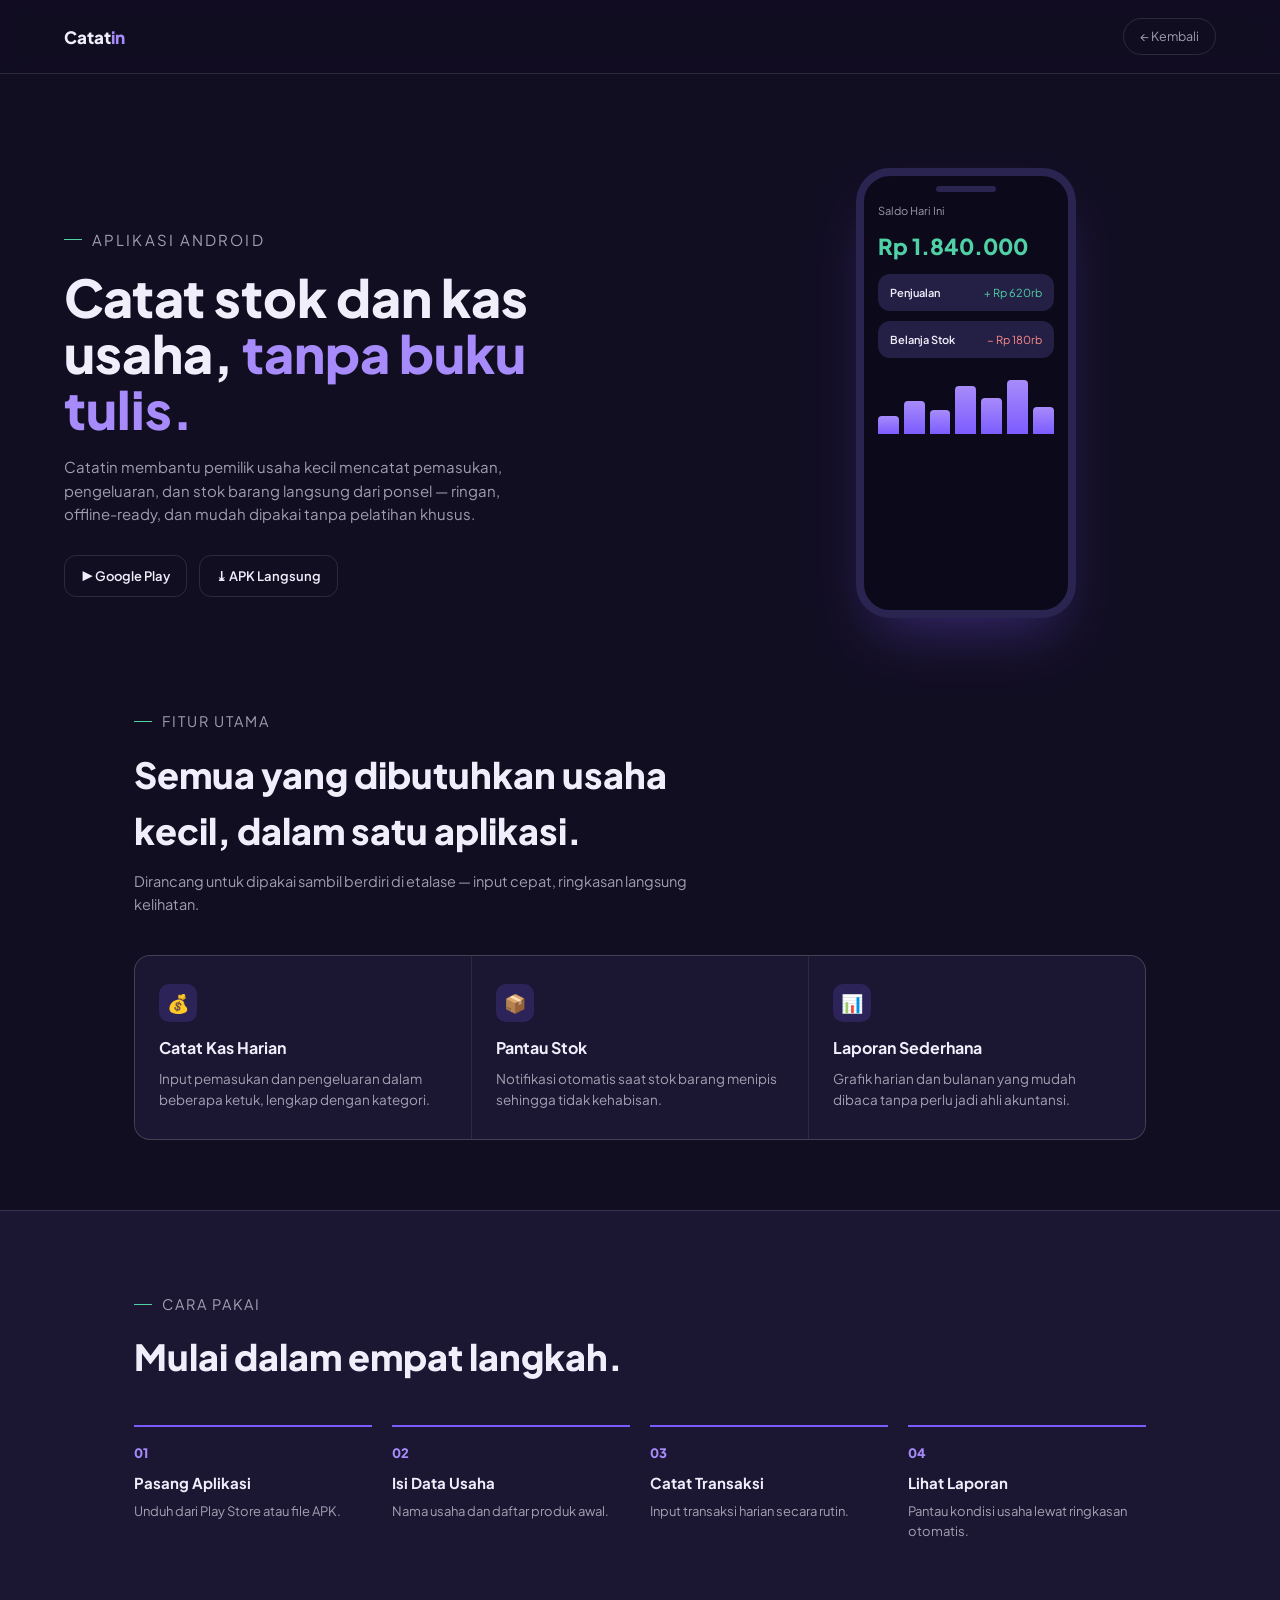
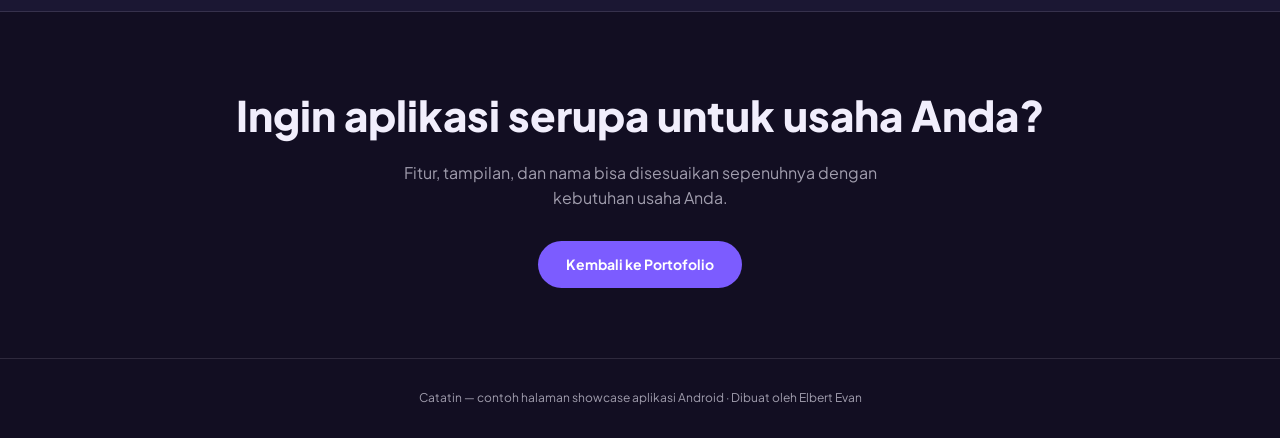
<file: karya-aplikasi.html>
<!DOCTYPE html>
<html lang="id">
<head>
<meta charset="UTF-8">
<meta name="viewport" content="width=device-width, initial-scale=1.0">
<title>Catatin — Aplikasi Catat Stok &amp; Kas Usaha</title>
<meta name="description" content="Catatin — contoh aplikasi Android untuk mencatat stok dan kas usaha kecil.">
<link rel="preconnect" href="https://fonts.googleapis.com">
<link rel="preconnect" href="https://fonts.gstatic.com" crossorigin>
<link href="https://fonts.googleapis.com/css2?family=Plus+Jakarta+Sans:wght@400;500;600;700;800&display=swap" rel="stylesheet">
<style>
:root{
  --ink:#120e22;
  --panel:#1b1733;
  --panel-2:#241f44;
  --paper:#f1eefc;
  --paper-dim:rgba(241,238,252,0.64);
  --violet:#7c5cff;
  --violet-bright:#a78bfa;
  --mint:#4fd1a5;
  --line:rgba(241,238,252,0.12);
  --display:'Plus Jakarta Sans',sans-serif;
  --edge:clamp(18px,6vw,64px);
}
*{box-sizing:border-box;margin:0;padding:0;}
html{overflow-x:hidden;}
body{background:var(--ink);color:var(--paper);font-family:var(--display);overflow-x:hidden;max-width:100vw;line-height:1.55;}
img{max-width:100%;display:block;}
a{color:inherit;text-decoration:none;}
.wrap{max-width:1140px;margin:0 auto;padding:0 var(--edge);}

header{position:sticky;top:0;z-index:50;display:flex;justify-content:space-between;align-items:center;padding:18px var(--edge);background:rgba(18,14,34,0.85);backdrop-filter:blur(10px);border-bottom:1px solid var(--line);}
.logo{font-weight:800;font-size:17px;}
.logo span{color:var(--violet-bright);}
.back{font-size:12.5px;color:var(--paper-dim);border:1px solid var(--line);border-radius:99px;padding:8px 16px;white-space:nowrap;}
.back:hover{border-color:var(--violet-bright);color:var(--violet-bright);}

.hero{padding:64px var(--edge) 0;display:grid;grid-template-columns:1.1fr 0.9fr;gap:40px;align-items:center;}
.eyebrow{font-size:11.5px;letter-spacing:.14em;text-transform:uppercase;color:var(--mint);display:flex;align-items:center;gap:10px;}
.eyebrow::before{content:'';width:18px;height:1px;background:var(--mint);}
h1{font-weight:800;font-size:clamp(30px,5.5vw,52px);line-height:1.08;margin-top:18px;max-width:13ch;}
h1 span{color:var(--violet-bright);}
.hero-copy p{margin-top:18px;color:var(--paper-dim);font-size:15px;max-width:42ch;}
.store-badges{margin-top:30px;display:flex;gap:12px;flex-wrap:wrap;}
.badge{display:inline-flex;align-items:center;gap:8px;border:1px solid var(--line);border-radius:12px;padding:10px 16px;font-size:13px;font-weight:600;}
.badge:hover{border-color:var(--violet-bright);color:var(--violet-bright);}

.phone-stage{position:relative;display:flex;justify-content:center;padding:30px 0 50px;}
.phone{width:220px;height:450px;border-radius:34px;background:#0c0a1a;border:8px solid #2a2450;box-shadow:0 30px 60px -20px rgba(124,92,255,0.35);position:relative;overflow:hidden;flex-shrink:0;}
.phone::before{content:'';position:absolute;top:10px;left:50%;transform:translateX(-50%);width:60px;height:6px;border-radius:4px;background:#2a2450;}
.phone .screen{position:absolute;inset:0;padding:26px 14px 14px;display:flex;flex-direction:column;gap:10px;}
.scr-head{font-size:11px;color:var(--paper-dim);}
.scr-balance{font-size:22px;font-weight:800;color:var(--mint);}
.scr-card{background:var(--panel-2);border-radius:12px;padding:10px 12px;display:flex;justify-content:space-between;align-items:center;font-size:11px;}
.scr-card .name{font-weight:600;}
.scr-card .val.up{color:var(--mint);}
.scr-card .val.down{color:#ff8a8a;}
.scr-bars{display:flex;gap:5px;align-items:flex-end;height:60px;margin-top:6px;}
.scr-bars i{flex:1;background:linear-gradient(180deg,var(--violet-bright),var(--violet));border-radius:4px 4px 0 0;}

.feature-strip{padding:30px var(--edge) 70px;}
.section-head{max-width:560px;margin-bottom:40px;}
.section-head .eyebrow{margin-bottom:0;}
.section-head h2{font-weight:800;font-size:clamp(24px,4vw,36px);margin-top:14px;}
.section-head p{margin-top:12px;color:var(--paper-dim);font-size:14.5px;}

.feat-grid{display:grid;grid-template-columns:repeat(3,1fr);gap:1px;background:var(--line);border:1px solid var(--line);border-radius:16px;overflow:hidden;}
.feat-card{background:var(--panel);padding:28px 24px;}
.feat-card .ic{width:38px;height:38px;border-radius:10px;background:rgba(124,92,255,0.18);display:flex;align-items:center;justify-content:center;color:var(--violet-bright);font-size:18px;margin-bottom:14px;}
.feat-card h4{font-weight:700;font-size:16px;}
.feat-card p{margin-top:8px;font-size:13.5px;color:var(--paper-dim);}

.flow-section{background:var(--panel);border-top:1px solid var(--line);border-bottom:1px solid var(--line);padding:70px var(--edge);}
.flow-grid{display:grid;grid-template-columns:repeat(4,1fr);gap:20px;}
.flow-step{border-top:2px solid var(--violet);padding-top:16px;}
.flow-step .num{font-weight:800;color:var(--violet-bright);font-size:13px;}
.flow-step h4{font-weight:700;font-size:15px;margin-top:8px;}
.flow-step p{font-size:13px;color:var(--paper-dim);margin-top:6px;}

.cta{padding:70px var(--edge);text-align:center;}
.cta h2{font-weight:800;font-size:clamp(26px,5vw,42px);}
.cta p{margin-top:14px;color:var(--paper-dim);max-width:44ch;margin-left:auto;margin-right:auto;}
.cta .btn{margin-top:30px;display:inline-flex;background:var(--violet);color:#fff;padding:13px 28px;border-radius:99px;font-weight:700;font-size:14px;}
.cta .btn:hover{background:var(--violet-bright);}

footer{padding:30px var(--edge);text-align:center;font-size:12px;color:var(--paper-dim);border-top:1px solid var(--line);}

@media(max-width:920px){
  .hero{grid-template-columns:1fr;}
  .phone-stage{order:-1;}
  .feat-grid{grid-template-columns:1fr;}
  .flow-grid{grid-template-columns:1fr 1fr;}
}
@media(max-width:480px){
  .phone{width:190px;height:390px;}
  .flow-grid{grid-template-columns:1fr 1fr;gap:16px;}
}
</style>
</head>
<body>

<header>
  <div class="logo">Catat<span>in</span></div>
  <a class="back" href="javascript:history.back()">&larr; Kembali</a>
</header>

<section class="hero">
  <div class="hero-copy">
    <p class="eyebrow">Aplikasi Android</p>
    <h1>Catat stok dan kas usaha, <span>tanpa buku tulis.</span></h1>
    <p>Catatin membantu pemilik usaha kecil mencatat pemasukan, pengeluaran, dan stok barang langsung dari ponsel — ringan, offline-ready, dan mudah dipakai tanpa pelatihan khusus.</p>
    <div class="store-badges">
      <span class="badge">▶ Google Play</span>
      <span class="badge">⤓ APK Langsung</span>
    </div>
  </div>
  <div class="phone-stage">
    <div class="phone">
      <div class="screen">
        <div class="scr-head">Saldo Hari Ini</div>
        <div class="scr-balance">Rp 1.840.000</div>
        <div class="scr-card"><span class="name">Penjualan</span><span class="val up">+ Rp 620rb</span></div>
        <div class="scr-card"><span class="name">Belanja Stok</span><span class="val down">− Rp 180rb</span></div>
        <div class="scr-bars">
          <i style="height:30%"></i><i style="height:55%"></i><i style="height:40%"></i>
          <i style="height:80%"></i><i style="height:60%"></i><i style="height:90%"></i><i style="height:45%"></i>
        </div>
      </div>
    </div>
  </div>
</section>

<section class="feature-strip">
  <div class="wrap">
    <div class="section-head">
      <p class="eyebrow">Fitur Utama</p>
      <h2>Semua yang dibutuhkan usaha kecil, dalam satu aplikasi.</h2>
      <p>Dirancang untuk dipakai sambil berdiri di etalase — input cepat, ringkasan langsung kelihatan.</p>
    </div>
    <div class="feat-grid">
      <div class="feat-card"><div class="ic">💰</div><h4>Catat Kas Harian</h4><p>Input pemasukan dan pengeluaran dalam beberapa ketuk, lengkap dengan kategori.</p></div>
      <div class="feat-card"><div class="ic">📦</div><h4>Pantau Stok</h4><p>Notifikasi otomatis saat stok barang menipis sehingga tidak kehabisan.</p></div>
      <div class="feat-card"><div class="ic">📊</div><h4>Laporan Sederhana</h4><p>Grafik harian dan bulanan yang mudah dibaca tanpa perlu jadi ahli akuntansi.</p></div>
    </div>
  </div>
</section>

<section class="flow-section">
  <div class="wrap">
    <div class="section-head">
      <p class="eyebrow">Cara Pakai</p>
      <h2>Mulai dalam empat langkah.</h2>
    </div>
    <div class="flow-grid">
      <div class="flow-step"><div class="num">01</div><h4>Pasang Aplikasi</h4><p>Unduh dari Play Store atau file APK.</p></div>
      <div class="flow-step"><div class="num">02</div><h4>Isi Data Usaha</h4><p>Nama usaha dan daftar produk awal.</p></div>
      <div class="flow-step"><div class="num">03</div><h4>Catat Transaksi</h4><p>Input transaksi harian secara rutin.</p></div>
      <div class="flow-step"><div class="num">04</div><h4>Lihat Laporan</h4><p>Pantau kondisi usaha lewat ringkasan otomatis.</p></div>
    </div>
  </div>
</section>

<section class="cta">
  <div class="wrap">
    <h2>Ingin aplikasi serupa untuk usaha Anda?</h2>
    <p>Fitur, tampilan, dan nama bisa disesuaikan sepenuhnya dengan kebutuhan usaha Anda.</p>
    <a class="btn" href="javascript:history.back()">Kembali ke Portofolio</a>
  </div>
</section>

<footer>Catatin — contoh halaman showcase aplikasi Android · Dibuat oleh Elbert Evan</footer>

</body>
</html>
</file>
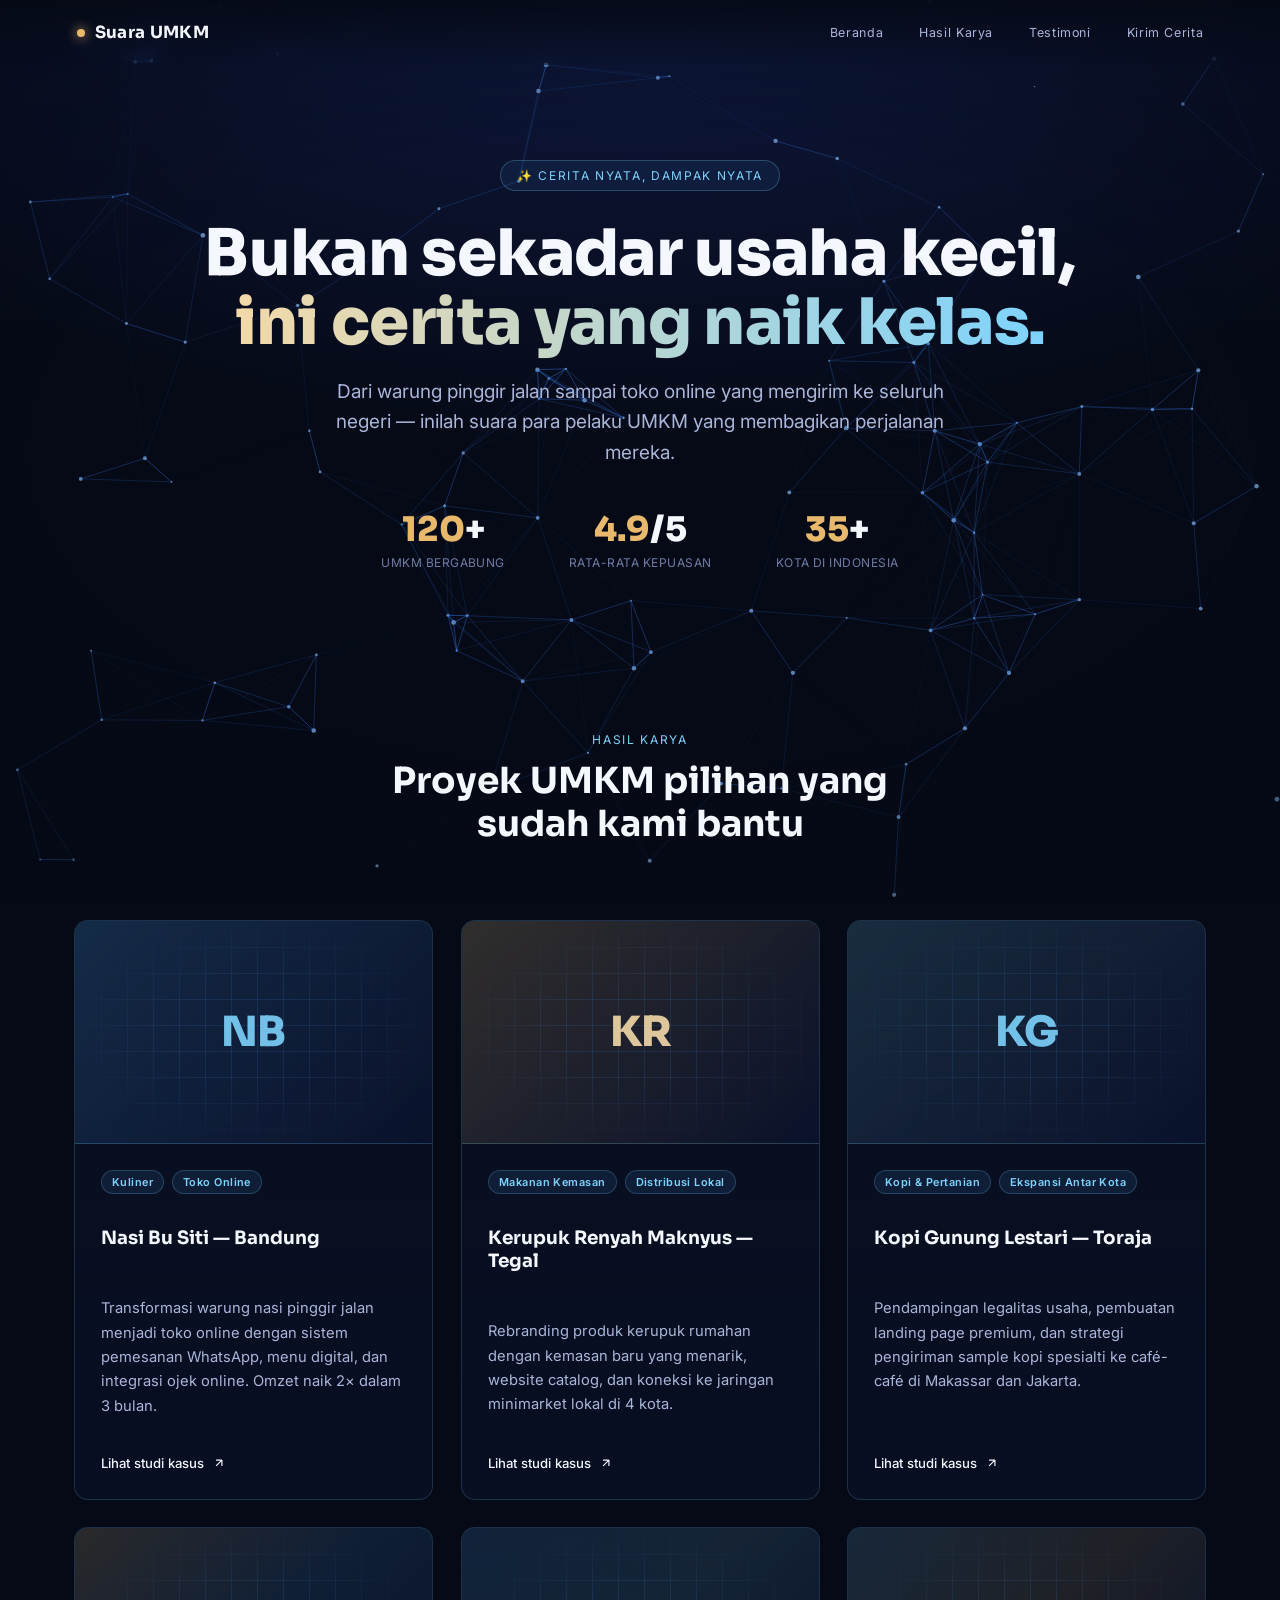
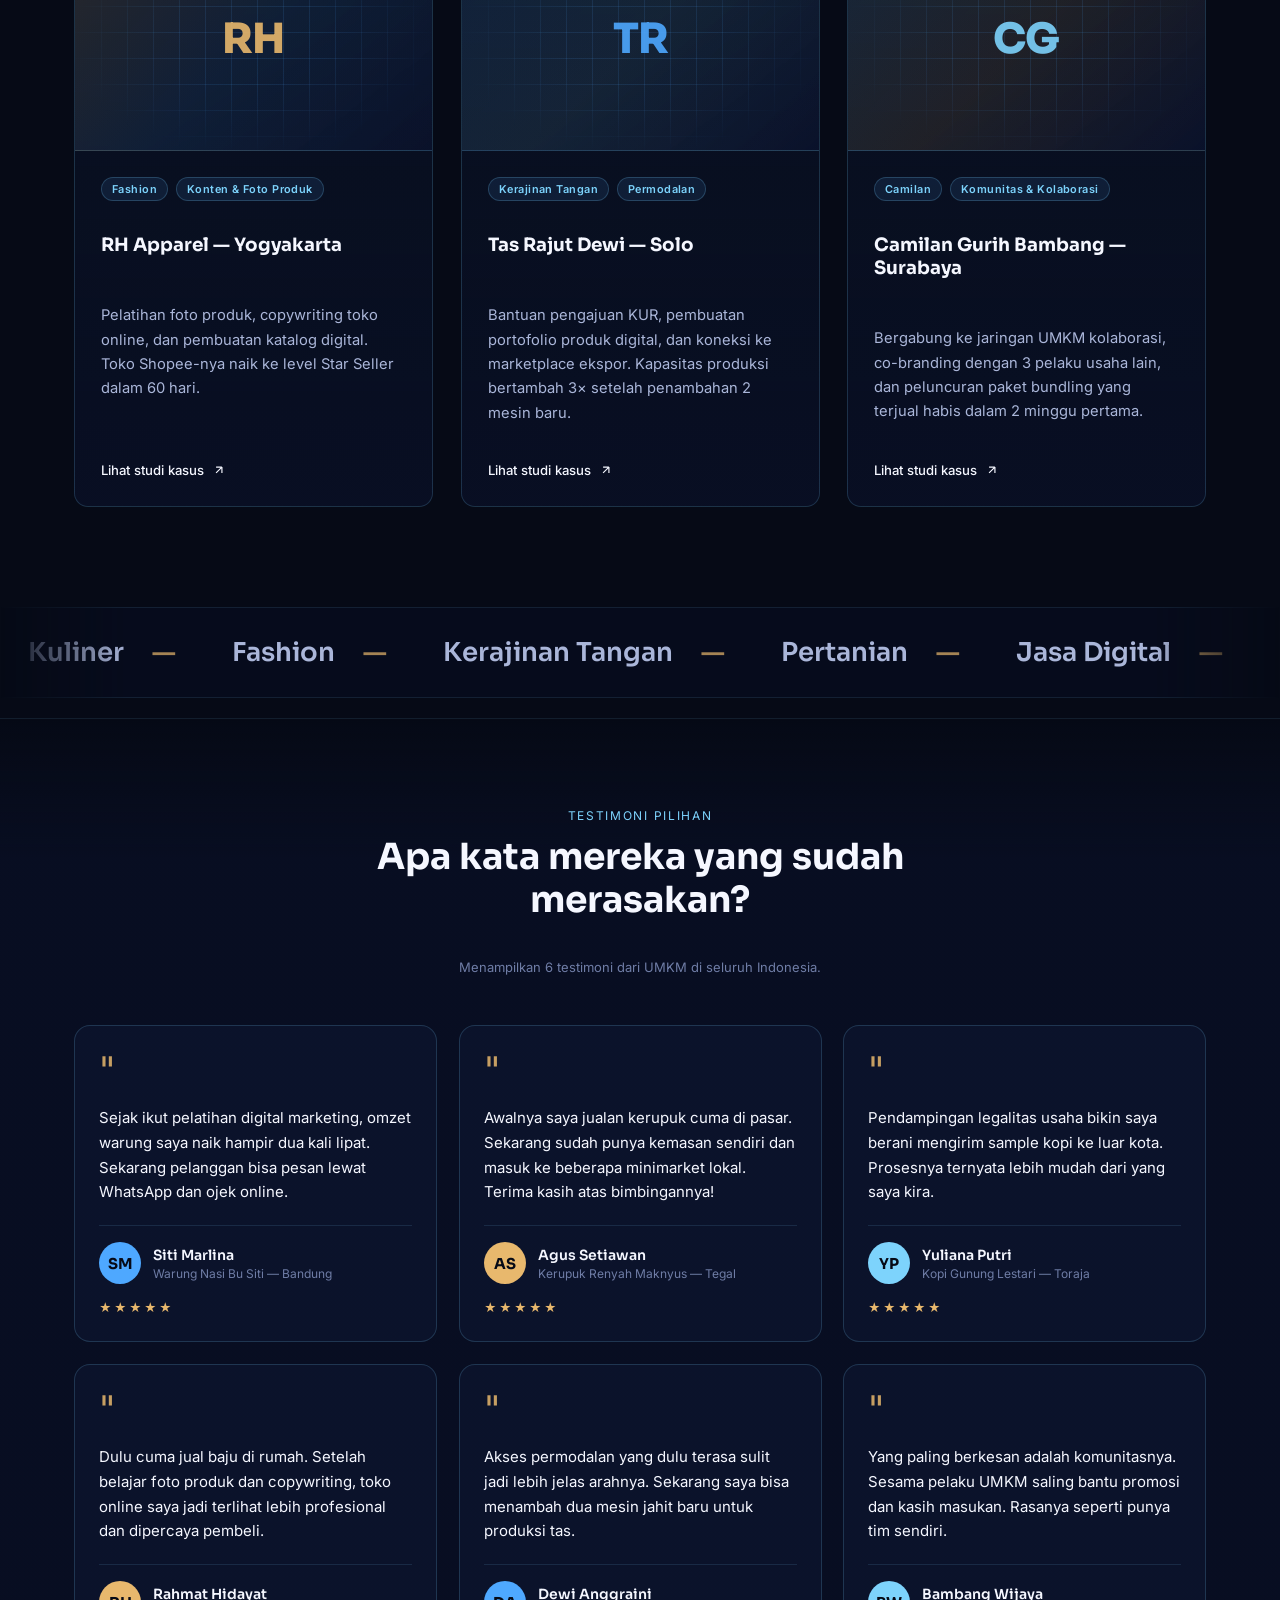
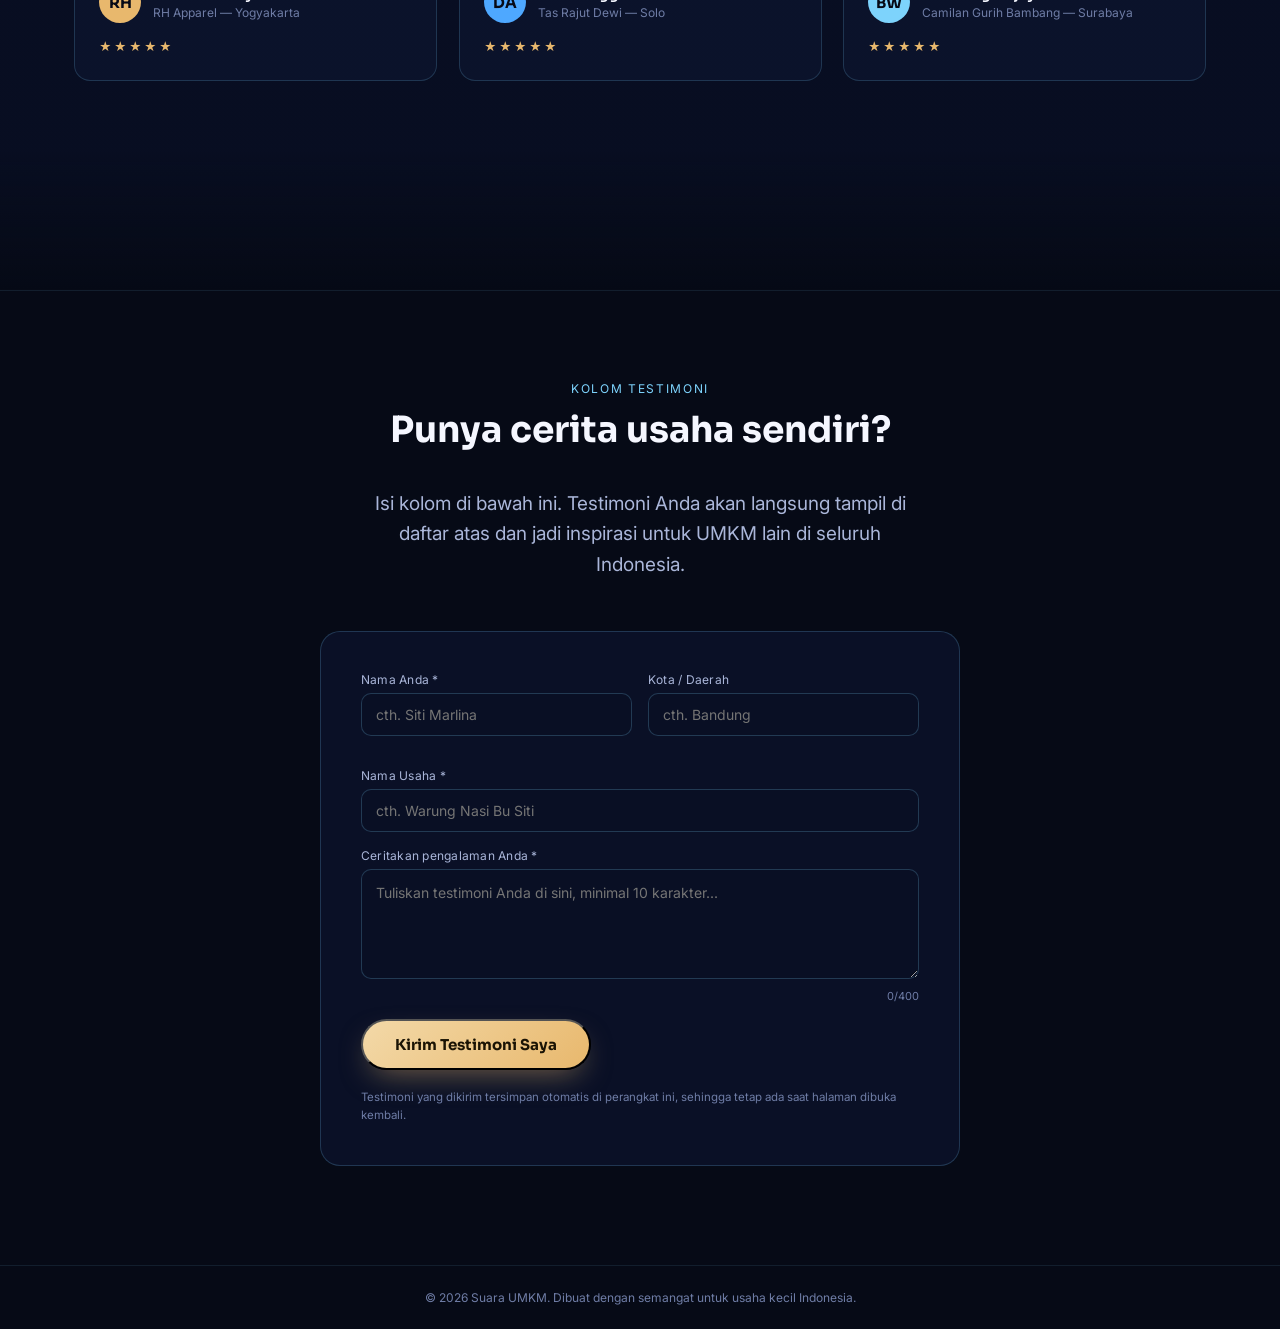
<file: karya-umkm.html>
<!DOCTYPE html>
<html lang="id">
<head>
<meta charset="UTF-8">
<meta name="viewport" content="width=device-width, initial-scale=1.0, maximum-scale=1.0, user-scalable=no">
<title>Testimoni UMKM — Cerita yang Membangun</title>
<link rel="preconnect" href="https://fonts.googleapis.com">
<link rel="preconnect" href="https://fonts.gstatic.com" crossorigin>
<link href="https://fonts.googleapis.com/css2?family=Sora:wght@400;600;700;800&family=Inter:wght@400;500;600&display=swap" rel="stylesheet">
<style>
  :root{
    --bg-0:#060a16;
    --bg-1:#0b1330;
    --bg-2:#0e1a3d;
    --line-blue:#4ea8ff;
    --line-blue-soft:#7dd3fc;
    --gold:#e8b86d;
    --gold-soft:#f3d9a8;
    --ink-100:#f5f7ff;
    --ink-300:#aab6d9;
    --ink-500:#6f7da6;
    --card-bg:rgba(16,24,52,0.55);
    --card-border:rgba(125,211,252,0.18);
    --max-w:1180px;
  }

  *{box-sizing:border-box;}
  html{
    -webkit-text-size-adjust:100%; text-size-adjust:100%;
    scroll-behavior:smooth;
    scroll-padding-top:80px;
  }
  body{
    margin:0;
    background:var(--bg-0);
    color:var(--ink-100);
    font-family:'Inter', sans-serif;
    overflow-x:hidden;
    width:100%;
  }

  #particle-canvas{
    position:fixed;
    inset:0;
    width:100%;
    height:100%;
    z-index:0;
    background:
      radial-gradient(ellipse 80% 60% at 50% -10%, var(--bg-2) 0%, var(--bg-1) 45%, var(--bg-0) 100%);
  }

  .vignette{
    position:fixed;
    inset:0;
    z-index:1;
    pointer-events:none;
    background:radial-gradient(ellipse 120% 90% at 50% 50%, transparent 40%, var(--bg-0) 100%);
  }

  .content{
    position:relative;
    z-index:2;
    width:100%;
    max-width:var(--max-w);
    margin:0 auto;
    padding:0 24px;
  }

  /* ---------- NAVBAR ---------- */
  nav.top{
    position:fixed;
    top:0; left:0; right:0;
    z-index:100;
    display:flex;
    align-items:center;
    justify-content:space-between;
    padding:22px 6vw;
    backdrop-filter:blur(10px);
    -webkit-backdrop-filter:blur(10px);
    background:linear-gradient(to bottom, rgba(6,10,22,0.88), transparent);
  }
  .brand{
    font-family:'Sora', sans-serif;
    font-weight:700;
    font-size:1.05rem;
    letter-spacing:0.02em;
    color:var(--ink-100);
    display:flex;
    align-items:center;
    gap:10px;
    text-decoration:none;
  }
  .brand .dot{
    width:8px; height:8px;
    border-radius:50%;
    background:var(--gold);
    box-shadow:0 0 12px var(--gold);
    flex-shrink:0;
    animation:dotPulse 2.4s ease-in-out infinite;
  }
  @keyframes dotPulse{
    0%,100%{ box-shadow:0 0 12px var(--gold); transform:scale(1); }
    50%{ box-shadow:0 0 20px 4px rgba(232,184,109,0.7); transform:scale(1.15); }
  }

  /* desktop nav links */
  .nav-links{
    display:flex;
    gap:36px;
    font-size:0.78rem;
    letter-spacing:0.05em;
    list-style:none;
    margin:0;
    padding:0;
  }
  .nav-links a{
    color:var(--ink-300);
    text-decoration:none;
    transition:color 0.25s ease;
    position:relative;
  }
  .nav-links a:hover{ color:var(--ink-100); }
  .nav-links a::after{
    content:'';
    position:absolute; left:0; bottom:-5px;
    width:0; height:1px;
    background:var(--gold);
    transition:width 0.25s ease;
  }
  .nav-links a:hover::after{ width:100%; }

  /* hamburger button (mobile only) */
  .hamburger{
    display:none;
    flex-direction:column;
    gap:5px;
    background:none;
    border:none;
    cursor:pointer;
    padding:4px;
    z-index:110;
  }
  .hamburger span{
    display:block;
    width:24px; height:2px;
    background:var(--ink-100);
    border-radius:2px;
    transition:all 0.3s ease;
  }
  .hamburger.open span:nth-child(1){ transform:translateY(7px) rotate(45deg); }
  .hamburger.open span:nth-child(2){ opacity:0; }
  .hamburger.open span:nth-child(3){ transform:translateY(-7px) rotate(-45deg); }

  /* mobile menu — slide down dari atas */
  .mobile-menu{
    display:none;
    position:fixed;
    top:0; left:0; right:0;
    z-index:105;
    background:rgba(6,10,22,0.97);
    backdrop-filter:blur(16px);
    -webkit-backdrop-filter:blur(16px);
    padding:80px 6vw 36px;
    flex-direction:column;
    gap:0;
    border-bottom:1px solid rgba(125,211,252,0.14);
    transform:translateY(-100%);
    transition:transform 0.35s ease;
  }
  .mobile-menu.open{
    transform:translateY(0);
  }
  .mobile-menu a{
    font-size:1rem;
    letter-spacing:0.05em;
    color:var(--ink-300);
    text-decoration:none;
    padding:16px 0;
    border-bottom:1px solid rgba(125,211,252,0.1);
    transition:color 0.2s ease;
  }
  .mobile-menu a:last-child{ border-bottom:none; }
  .mobile-menu a:hover{ color:var(--gold); }

  .mobile-menu-close{
    position:absolute;
    top:20px; right:5vw;
    background:none;
    border:1px solid rgba(125,211,252,0.2);
    border-radius:50%;
    width:40px; height:40px;
    display:flex;
    align-items:center;
    justify-content:center;
    cursor:pointer;
    color:var(--ink-300);
    transition:color 0.2s ease, border-color 0.2s ease;
  }
  .mobile-menu-close:hover{ color:var(--gold); border-color:var(--gold); }

  body.menu-open{ overflow:hidden; }

  @media (max-width:760px){
    .nav-links{ display:none; }
    nav.top{ padding:18px 5vw; }
    .hamburger{ display:flex; }
    .mobile-menu{ display:flex; }
  }

  /* ---------- HERO ---------- */
  .hero{
    padding:calc(clamp(40px,10vh,110px) + 70px) 24px clamp(40px,8vh,80px);
    text-align:center;
    max-width:var(--max-w);
    margin:0 auto;
    position:relative;
    z-index:2;
  }
  .eyebrow{
    display:inline-flex;
    align-items:center;
    gap:8px;
    font-size:12px;
    letter-spacing:0.14em;
    text-transform:uppercase;
    color:var(--line-blue-soft);
    border:1px solid rgba(125,211,252,0.25);
    background:rgba(78,168,255,0.08);
    padding:7px 16px;
    border-radius:999px;
    margin-bottom:28px;
  }
  h1.headline{
    font-family:'Sora', sans-serif;
    font-weight:800;
    font-size:clamp(34px, 7.2vw, 64px);
    line-height:1.08;
    letter-spacing:-0.01em;
    margin:0 0 20px;
  }
  h1.headline .accent{
    color:var(--gold-soft);
    background:linear-gradient(90deg, var(--gold-soft), var(--line-blue-soft));
    -webkit-background-clip:text;
    background-clip:text;
    -webkit-text-fill-color:transparent;
  }
  .sub{
    font-size:clamp(15px, 2.6vw, 19px);
    color:var(--ink-300);
    max-width:620px;
    margin:0 auto 40px;
    line-height:1.6;
  }

  .stats{
    display:flex;
    justify-content:center;
    gap:clamp(24px, 6vw, 64px);
    flex-wrap:wrap;
    margin-top:8px;
  }
  .stat{
    text-align:center;
    min-width:90px;
  }
  .stat .num{
    font-family:'Sora', sans-serif;
    font-weight:800;
    font-size:clamp(24px, 5vw, 34px);
    color:var(--ink-100);
  }
  .stat .num span{color:var(--gold);}
  .stat .label{
    font-size:12px;
    color:var(--ink-500);
    letter-spacing:0.04em;
    text-transform:uppercase;
    margin-top:4px;
  }

  /* ---------- SECTION KHUSUS TESTIMONI ---------- */
  .testimoni-section{
    position:relative;
    z-index:2;
    padding:90px 0 110px;
    margin-top:20px;
  }
  .testimoni-section::before{
    content:'';
    position:absolute;
    inset:0;
    background:linear-gradient(180deg, transparent 0%, rgba(11,19,48,0.45) 12%, rgba(11,19,48,0.45) 88%, transparent 100%);
    border-top:1px solid rgba(125,211,252,0.1);
    border-bottom:1px solid rgba(125,211,252,0.1);
    z-index:-1;
  }

  /* ---------- SECTION LABEL ---------- */
  .section-label{
    text-align:center;
    margin:0 auto 50px;
    max-width:600px;
    padding:0 24px;
  }
  .section-label .kicker{
    font-size:12px;
    letter-spacing:0.14em;
    text-transform:uppercase;
    color:var(--line-blue-soft);
    margin-bottom:12px;
    display:block;
  }
  .section-label h2{
    font-family:'Sora', sans-serif;
    font-weight:700;
    font-size:clamp(24px, 5vw, 36px);
    margin:0;
    line-height:1.2;
  }
  .draw-line{
    display:block;
    margin:18px auto 0;
    width:64px;
    height:6px;
    overflow:visible;
  }
  .draw-line.reveal{filter:none !important;}
  .draw-line path{
    fill:none;
    stroke:var(--gold);
    stroke-width:2;
    stroke-linecap:round;
    stroke-dasharray:70;
    stroke-dashoffset:70;
    transition:stroke-dashoffset 1.1s cubic-bezier(.16,.74,.2,.995) .3s;
  }
  .reveal.is-visible .draw-line path{
    stroke-dashoffset:0;
  }

  /* ---------- TESTIMONI GRID ---------- */
  .grid{
    display:grid;
    grid-template-columns:repeat(3, 1fr);
    gap:22px;
    padding:0 24px 100px;
    max-width:var(--max-w);
    margin:0 auto;
    position:relative;
    z-index:2;
  }
  @media (max-width:980px){
    .grid{grid-template-columns:repeat(2,1fr);}
  }
  @media (max-width:640px){
    .grid{grid-template-columns:1fr; gap:16px; padding:0 18px 70px;}
  }

  .card{
    background:var(--card-bg);
    border:1px solid var(--card-border);
    border-radius:16px;
    padding:26px 24px;
    display:flex;
    flex-direction:column;
    gap:16px;
    transition:transform .35s ease, border-color .35s ease, box-shadow .35s ease;
  }
  .card:hover{
    transform:translateY(-4px);
    border-color:rgba(125,211,252,0.4);
    box-shadow:0 18px 40px -20px rgba(78,168,255,0.35);
  }
  .quote-mark{
    font-family:'Sora', sans-serif;
    font-size:38px;
    line-height:1;
    color:var(--gold);
    opacity:0.85;
  }
  .quote-text{
    font-size:15px;
    line-height:1.65;
    color:var(--ink-100);
    flex-grow:1;
  }
  .person{
    display:flex;
    align-items:center;
    gap:12px;
    margin-top:4px;
    padding-top:16px;
    border-top:1px solid rgba(125,211,252,0.12);
  }
  .avatar{
    width:42px;height:42px;
    border-radius:50%;
    display:flex;align-items:center;justify-content:center;
    font-family:'Sora',sans-serif;
    font-weight:700;
    font-size:15px;
    color:var(--bg-0);
    flex-shrink:0;
  }
  .person .who .name{
    font-family:'Sora', sans-serif;
    font-weight:600;
    font-size:14px;
    color:var(--ink-100);
  }
  .person .who .biz{
    font-size:12px;
    color:var(--ink-500);
    margin-top:2px;
  }
  .stars{
    font-size:12px;
    color:var(--gold);
    letter-spacing:2px;
  }

  /* ---------- PARALLAX ---------- */
  .parallax-layer{
    will-change:transform;
  }
  @media (prefers-reduced-motion: reduce){
    .parallax-layer{transform:none !important;}
  }

  /* ---------- MARQUEE TEKS BERJALAN ---------- */
  .marquee-wrap{
    position:relative;
    z-index:2;
    overflow:hidden;
    padding:28px 0;
    border-top:1px solid rgba(125,211,252,0.1);
    border-bottom:1px solid rgba(125,211,252,0.1);
    background:rgba(11,19,48,0.25);
    mask-image:linear-gradient(90deg, transparent, #fff 10%, #fff 90%, transparent);
    -webkit-mask-image:linear-gradient(90deg, transparent, #fff 10%, #fff 90%, transparent);
  }
  .marquee-track{
    display:flex;
    width:max-content;
    animation:marquee-scroll 38s linear infinite;
  }
  .marquee-track span{
    display:inline-flex;
    align-items:center;
    font-family:'Sora', sans-serif;
    font-weight:600;
    font-size:clamp(18px, 3vw, 26px);
    color:var(--ink-300);
    white-space:nowrap;
    padding:0 28px;
  }
  .marquee-track span::after{
    content:'—';
    margin-left:28px;
    color:var(--gold);
    opacity:0.7;
  }
  @keyframes marquee-scroll{
    from{transform:translateX(0);}
    to{transform:translateX(-50%);}
  }
  .marquee-wrap:hover .marquee-track{animation-play-state:paused;}
  @media (prefers-reduced-motion: reduce){
    .marquee-track{animation:none;}
  }

  /* ---------- REVEAL ANIMATION (gaya premium: lambat & halus) ---------- */
  .reveal{
    opacity:0;
    transform:translateY(48px) scale(0.985);
    transition:
      opacity 1.6s cubic-bezier(.16,.74,.2,.995),
      transform 1.6s cubic-bezier(.16,.74,.2,.995);
    will-change:opacity, transform;
  }
  .reveal.is-visible{
    opacity:1;
    transform:translateY(0) scale(1);
  }
  .reveal-lg{
    transform:translateY(64px) scale(0.97);
    transition-duration:1.9s;
  }

  /* ---------- HASIL KARYA ---------- */
  .karya-section{
    position:relative;
    z-index:2;
    padding:90px 24px 100px;
    max-width:var(--max-w);
    margin:0 auto;
  }
  .karya-grid{
    display:grid;
    grid-template-columns:repeat(auto-fit, minmax(320px, 1fr));
    gap:28px;
    margin-top:50px;
  }
  @media (max-width:640px){
    .karya-grid{ gap:18px; }
  }
  .karya-card{
    background:linear-gradient(180deg, rgba(78,168,255,0.04), rgba(11,19,48,0.5));
    border:1px solid var(--card-border);
    border-radius:14px;
    overflow:hidden;
    display:flex;
    flex-direction:column;
    transition:transform .35s ease, border-color .35s ease, box-shadow .35s ease;
  }
  .karya-card:hover{
    transform:translateY(-6px);
    border-color:rgba(78,168,255,0.45);
    box-shadow:0 20px 40px -20px rgba(59,130,246,0.35);
  }
  .karya-thumb{
    aspect-ratio:16/10;
    position:relative;
    display:flex;
    align-items:center;
    justify-content:center;
    border-bottom:1px solid var(--card-border);
    overflow:hidden;
  }
  .karya-thumb::before{
    content:'';
    position:absolute;
    inset:0;
    background-image:
      linear-gradient(rgba(78,168,255,0.12) 1px, transparent 1px),
      linear-gradient(90deg, rgba(78,168,255,0.12) 1px, transparent 1px);
    background-size:26px 26px;
    mask-image:radial-gradient(ellipse at center, black 30%, transparent 75%);
    -webkit-mask-image:radial-gradient(ellipse at center, black 30%, transparent 75%);
  }
  .karya-mono{
    font-family:'Sora', sans-serif;
    font-weight:800;
    font-size:2.6rem;
    letter-spacing:-0.02em;
    z-index:1;
    opacity:0.9;
  }
  .karya-body{
    padding:26px 26px 28px;
    display:flex;
    flex-direction:column;
    gap:14px;
    flex:1;
  }
  .karya-tags{
    display:flex;
    gap:8px;
    flex-wrap:wrap;
  }
  .karya-tag{
    font-family:'Inter', sans-serif;
    font-size:0.68rem;
    font-weight:600;
    letter-spacing:0.04em;
    color:var(--line-blue-soft);
    background:rgba(78,168,255,0.1);
    border:1px solid rgba(125,211,252,0.22);
    padding:4px 10px;
    border-radius:100px;
  }
  .karya-title{
    font-family:'Sora', sans-serif;
    font-size:1.15rem;
    font-weight:700;
  }
  .karya-desc{
    color:var(--ink-300);
    font-size:0.92rem;
    line-height:1.65;
  }
  .karya-link{
    margin-top:auto;
    padding-top:8px;
    font-size:0.82rem;
    font-family:'Inter', sans-serif;
    font-weight:500;
    color:var(--ink-100);
    text-decoration:none;
    display:inline-flex;
    align-items:center;
    gap:8px;
    transition:color .2s ease;
  }
  .karya-link svg{ transition:transform .25s ease; }
  .karya-card:hover .karya-link{ color:var(--line-blue-soft); }
  .karya-card:hover .karya-link svg{ transform:translate(3px,-3px); }

  /* ---------- CTA / FOOTER ---------- */
  .cta{
    text-align:center;
    padding:0 24px clamp(60px,12vh,120px);
    max-width:680px;
    margin:0 auto;
    position:relative;
    z-index:2;
  }
  .cta h3{
    font-family:'Sora', sans-serif;
    font-size:clamp(22px,4.6vw,32px);
    margin:0 0 14px;
  }
  .cta p{
    color:var(--ink-300);
    font-size:15px;
    margin:0 0 28px;
    line-height:1.6;
  }
  .btn{
    display:inline-block;
    background:linear-gradient(135deg, var(--gold-soft), var(--gold));
    color:#1a1304;
    font-family:'Sora', sans-serif;
    font-weight:700;
    font-size:15px;
    padding:14px 32px;
    border-radius:999px;
    text-decoration:none;
    box-shadow:0 12px 30px -10px rgba(232,184,109,0.5);
    transition:transform .25s ease, box-shadow .25s ease;
  }
  .btn:hover{transform:translateY(-2px); box-shadow:0 16px 36px -8px rgba(232,184,109,0.65);}
  .btn:disabled{opacity:0.6; cursor:default; transform:none !important;}

  /* ---------- KOLOM TESTIMONI (FORM) ---------- */
  .form-section{
    padding:90px 24px 100px;
    position:relative;
    z-index:2;
  }
  .form-card{
    background:rgba(13,21,48,0.65);
    border:1px solid rgba(125,211,252,0.2);
    border-radius:20px;
    padding:clamp(24px, 4vw, 40px);
    max-width:640px;
    margin:0 auto;
  }
  .form-row-2col{
    display:grid;
    grid-template-columns:1fr 1fr;
    gap:16px;
    margin-bottom:16px;
  }
  @media (max-width:560px){
    .form-row-2col{grid-template-columns:1fr;}
  }
  .form-field{margin-bottom:16px;}
  .form-field label{
    font-size:12px;
    color:var(--ink-300);
    margin-bottom:6px;
    display:block;
    letter-spacing:0.02em;
  }
  .form-field input,
  .form-field textarea{
    width:100%;
    background:rgba(10,16,36,0.6);
    border:1px solid rgba(125,211,252,0.22);
    border-radius:10px;
    padding:12px 14px;
    color:var(--ink-100);
    font-size:14px;
    font-family:'Inter', sans-serif;
    outline:none;
    transition:border-color .2s ease, box-shadow .2s ease;
  }
  .form-field input:focus,
  .form-field textarea:focus{
    border-color:rgba(125,211,252,0.55);
    box-shadow:0 0 0 3px rgba(78,168,255,0.15);
  }
  .form-field textarea{resize:vertical; min-height:110px; line-height:1.6;}
  .form-field input.invalid,
  .form-field textarea.invalid{border-color:rgba(255,120,120,0.6);}
  .char-count{font-size:11px; color:var(--ink-500); margin-top:6px; text-align:right;}
  .form-error{font-size:13px; color:#ff9f9f; margin-bottom:14px; display:none;}
  .form-error.show{display:block;}
  .form-success{font-size:13px; color:#9ee6a8; margin-top:14px; display:none;}
  .form-success.show{display:block;}
  .form-note{font-size:11.5px; color:var(--ink-500); margin-top:18px; margin-bottom:0; line-height:1.6;}

  .badge-new{
    position:absolute;
    top:-10px;
    right:16px;
    background:linear-gradient(135deg, var(--gold-soft), var(--gold));
    color:#1a1304;
    font-family:'Sora', sans-serif;
    font-weight:700;
    font-size:11px;
    padding:4px 12px;
    border-radius:999px;
    letter-spacing:0.04em;
  }
  .card{position:relative;}
  .card.is-new{border-color:rgba(232,184,109,0.45) !important;}

  .testimoni-count{
    font-size:13px;
    color:var(--ink-500);
    margin-top:14px;
    margin-bottom:0;
  }

  .empty-state{
    text-align:center;
    padding:60px 24px;
    color:var(--ink-500);
    font-size:14px;
    grid-column:1/-1;
  }

  footer.foot{
    text-align:center;
    padding:24px;
    font-size:12px;
    color:var(--ink-500);
    position:relative;
    z-index:2;
    border-top:1px solid rgba(125,211,252,0.1);
  }

  @media (prefers-reduced-motion: reduce){
    html{scroll-behavior:auto;}
    .reveal, .reveal-lg{transition:none; opacity:1; transform:none; filter:none;}
    .card{transition:none;}
  }
</style>
</head>
<body>

<canvas id="particle-canvas"></canvas>
<div class="vignette"></div>

<nav class="top">
  <a href="#beranda" class="brand"><span class="dot"></span>Suara UMKM</a>
  <div class="nav-links">
    <a href="#beranda">Beranda</a>
    <a href="#karya">Hasil Karya</a>
    <a href="#testimoni">Testimoni</a>
    <a href="#kirim">Kirim Cerita</a>
  </div>
  <button class="hamburger" id="hamburger" aria-label="Buka menu" aria-expanded="false">
    <span></span>
    <span></span>
    <span></span>
  </button>
</nav>

<div class="mobile-menu" id="mobile-menu">
  <button class="mobile-menu-close" id="mobile-menu-close" aria-label="Tutup menu">
    <svg width="18" height="18" viewBox="0 0 24 24" fill="none" stroke="currentColor" stroke-width="2" stroke-linecap="round"><line x1="18" y1="6" x2="6" y2="18"/><line x1="6" y1="6" x2="18" y2="18"/></svg>
  </button>
  <a href="#beranda">Beranda</a>
  <a href="#karya">Hasil Karya</a>
  <a href="#testimoni">Testimoni</a>
  <a href="#kirim">Kirim Cerita</a>
</div>

<section class="hero" id="beranda">
  <div class="parallax-layer" id="heroParallax">
    <span class="eyebrow reveal">✨ Cerita Nyata, Dampak Nyata</span>
    <h1 class="headline reveal reveal-lg">
      Bukan sekadar usaha kecil,<br><span class="accent">ini cerita yang naik kelas.</span>
    </h1>
    <p class="sub reveal">
      Dari warung pinggir jalan sampai toko online yang mengirim ke seluruh negeri —
      inilah suara para pelaku UMKM yang membagikan perjalanan mereka.
    </p>
    <div class="stats reveal">
      <div class="stat"><div class="num"><span class="count-up" data-target="120" data-decimals="0">0</span>+</div><div class="label">UMKM Bergabung</div></div>
      <div class="stat"><div class="num"><span class="count-up" data-target="4.9" data-decimals="1">0</span>/5</div><div class="label">Rata-rata Kepuasan</div></div>
      <div class="stat"><div class="num"><span class="count-up" data-target="35" data-decimals="0">0</span>+</div><div class="label">Kota di Indonesia</div></div>
    </div>
  </div>
</section>

<section class="karya-section" id="karya">
  <div class="section-label">
    <span class="kicker reveal">Hasil Karya</span>
    <h2 class="reveal">Proyek UMKM pilihan yang sudah kami bantu</h2>
    <svg class="draw-line reveal" viewBox="0 0 64 6"><path d="M2 3 L62 3"/></svg>
  </div>

  <div class="karya-grid">

    <article class="karya-card reveal">
      <div class="karya-thumb" style="background:linear-gradient(135deg, rgba(78,168,255,0.18), rgba(11,19,48,0.7));">
        <span class="karya-mono" style="color:#7dd3fc;">NB</span>
      </div>
      <div class="karya-body">
        <div class="karya-tags">
          <span class="karya-tag">Kuliner</span>
          <span class="karya-tag">Toko Online</span>
        </div>
        <h3 class="karya-title">Nasi Bu Siti — Bandung</h3>
        <p class="karya-desc">Transformasi warung nasi pinggir jalan menjadi toko online dengan sistem pemesanan WhatsApp, menu digital, dan integrasi ojek online. Omzet naik 2× dalam 3 bulan.</p>
        <a href="#" class="karya-link">Lihat studi kasus
          <svg width="14" height="14" viewBox="0 0 24 24" fill="none" stroke="currentColor" stroke-width="2"><path d="M7 17L17 7M17 7H7M17 7V17"/></svg>
        </a>
      </div>
    </article>

    <article class="karya-card reveal">
      <div class="karya-thumb" style="background:linear-gradient(135deg, rgba(232,184,109,0.18), rgba(11,19,48,0.7));">
        <span class="karya-mono" style="color:#f3d9a8;">KR</span>
      </div>
      <div class="karya-body">
        <div class="karya-tags">
          <span class="karya-tag">Makanan Kemasan</span>
          <span class="karya-tag">Distribusi Lokal</span>
        </div>
        <h3 class="karya-title">Kerupuk Renyah Maknyus — Tegal</h3>
        <p class="karya-desc">Rebranding produk kerupuk rumahan dengan kemasan baru yang menarik, website catalog, dan koneksi ke jaringan minimarket lokal di 4 kota.</p>
        <a href="#" class="karya-link">Lihat studi kasus
          <svg width="14" height="14" viewBox="0 0 24 24" fill="none" stroke="currentColor" stroke-width="2"><path d="M7 17L17 7M17 7H7M17 7V17"/></svg>
        </a>
      </div>
    </article>

    <article class="karya-card reveal">
      <div class="karya-thumb" style="background:linear-gradient(135deg, rgba(125,211,252,0.15), rgba(11,19,48,0.7));">
        <span class="karya-mono" style="color:#7dd3fc;">KG</span>
      </div>
      <div class="karya-body">
        <div class="karya-tags">
          <span class="karya-tag">Kopi & Pertanian</span>
          <span class="karya-tag">Ekspansi Antar Kota</span>
        </div>
        <h3 class="karya-title">Kopi Gunung Lestari — Toraja</h3>
        <p class="karya-desc">Pendampingan legalitas usaha, pembuatan landing page premium, dan strategi pengiriman sample kopi spesialti ke café-café di Makassar dan Jakarta.</p>
        <a href="#" class="karya-link">Lihat studi kasus
          <svg width="14" height="14" viewBox="0 0 24 24" fill="none" stroke="currentColor" stroke-width="2"><path d="M7 17L17 7M17 7H7M17 7V17"/></svg>
        </a>
      </div>
    </article>

    <article class="karya-card reveal">
      <div class="karya-thumb" style="background:linear-gradient(135deg, rgba(232,184,109,0.15), rgba(78,168,255,0.1), rgba(11,19,48,0.6));">
        <span class="karya-mono" style="color:#e8b86d;">RH</span>
      </div>
      <div class="karya-body">
        <div class="karya-tags">
          <span class="karya-tag">Fashion</span>
          <span class="karya-tag">Konten & Foto Produk</span>
        </div>
        <h3 class="karya-title">RH Apparel — Yogyakarta</h3>
        <p class="karya-desc">Pelatihan foto produk, copywriting toko online, dan pembuatan katalog digital. Toko Shopee-nya naik ke level Star Seller dalam 60 hari.</p>
        <a href="#" class="karya-link">Lihat studi kasus
          <svg width="14" height="14" viewBox="0 0 24 24" fill="none" stroke="currentColor" stroke-width="2"><path d="M7 17L17 7M17 7H7M17 7V17"/></svg>
        </a>
      </div>
    </article>

    <article class="karya-card reveal">
      <div class="karya-thumb" style="background:linear-gradient(135deg, rgba(78,168,255,0.12), rgba(125,211,252,0.1), rgba(11,19,48,0.65));">
        <span class="karya-mono" style="color:#4ea8ff;">TR</span>
      </div>
      <div class="karya-body">
        <div class="karya-tags">
          <span class="karya-tag">Kerajinan Tangan</span>
          <span class="karya-tag">Permodalan</span>
        </div>
        <h3 class="karya-title">Tas Rajut Dewi — Solo</h3>
        <p class="karya-desc">Bantuan pengajuan KUR, pembuatan portofolio produk digital, dan koneksi ke marketplace ekspor. Kapasitas produksi bertambah 3× setelah penambahan 2 mesin baru.</p>
        <a href="#" class="karya-link">Lihat studi kasus
          <svg width="14" height="14" viewBox="0 0 24 24" fill="none" stroke="currentColor" stroke-width="2"><path d="M7 17L17 7M17 7H7M17 7V17"/></svg>
        </a>
      </div>
    </article>

    <article class="karya-card reveal">
      <div class="karya-thumb" style="background:linear-gradient(135deg, rgba(125,211,252,0.12), rgba(232,184,109,0.1), rgba(11,19,48,0.65));">
        <span class="karya-mono" style="color:#7dd3fc;">CG</span>
      </div>
      <div class="karya-body">
        <div class="karya-tags">
          <span class="karya-tag">Camilan</span>
          <span class="karya-tag">Komunitas & Kolaborasi</span>
        </div>
        <h3 class="karya-title">Camilan Gurih Bambang — Surabaya</h3>
        <p class="karya-desc">Bergabung ke jaringan UMKM kolaborasi, co-branding dengan 3 pelaku usaha lain, dan peluncuran paket bundling yang terjual habis dalam 2 minggu pertama.</p>
        <a href="#" class="karya-link">Lihat studi kasus
          <svg width="14" height="14" viewBox="0 0 24 24" fill="none" stroke="currentColor" stroke-width="2"><path d="M7 17L17 7M17 7H7M17 7V17"/></svg>
        </a>
      </div>
    </article>

  </div>
</section>

<div class="marquee-wrap">
  <div class="marquee-track" id="marqueeTrack">
    <span>Kuliner</span><span>Fashion</span><span>Kerajinan Tangan</span><span>Pertanian</span><span>Jasa Digital</span><span>Kecantikan</span><span>Otomotif</span><span>Furnitur</span>
    <span>Kuliner</span><span>Fashion</span><span>Kerajinan Tangan</span><span>Pertanian</span><span>Jasa Digital</span><span>Kecantikan</span><span>Otomotif</span><span>Furnitur</span>
  </div>
</div>

<section class="testimoni-section" id="testimoni">
  <div class="section-label">
    <span class="kicker reveal">Testimoni Pilihan</span>
    <h2 class="reveal">Apa kata mereka yang sudah merasakan?</h2>
    <svg class="draw-line reveal" viewBox="0 0 64 6"><path d="M2 3 L62 3"/></svg>
    <p class="testimoni-count reveal" id="testimoniCount"></p>
  </div>

  <div class="grid" id="testimoni-grid"></div>
</section>

<section class="form-section" id="kirim">
  <div class="section-label">
    <span class="kicker reveal">Kolom Testimoni</span>
    <h2 class="reveal">Punya cerita usaha sendiri?</h2>
    <svg class="draw-line reveal" viewBox="0 0 64 6"><path d="M2 3 L62 3"/></svg>
    <p class="sub reveal" style="margin-top:14px;">
      Isi kolom di bawah ini. Testimoni Anda akan langsung tampil di daftar atas
      dan jadi inspirasi untuk UMKM lain di seluruh Indonesia.
    </p>
  </div>

  <form class="form-card reveal" id="testimoniForm">
    <div class="form-row-2col">
      <div class="form-field">
        <label for="inputNama">Nama Anda *</label>
        <input type="text" id="inputNama" placeholder="cth. Siti Marlina" maxlength="60">
      </div>
      <div class="form-field">
        <label for="inputKota">Kota / Daerah</label>
        <input type="text" id="inputKota" placeholder="cth. Bandung" maxlength="60">
      </div>
    </div>

    <div class="form-field">
      <label for="inputUsaha">Nama Usaha *</label>
      <input type="text" id="inputUsaha" placeholder="cth. Warung Nasi Bu Siti" maxlength="80">
    </div>

    <div class="form-field">
      <label for="inputCerita">Ceritakan pengalaman Anda *</label>
      <textarea id="inputCerita" placeholder="Tuliskan testimoni Anda di sini, minimal 10 karakter..." maxlength="400"></textarea>
      <div class="char-count"><span id="charCount">0</span>/400</div>
    </div>

    <div class="form-error" id="formError">Mohon isi nama, nama usaha, dan testimoni (minimal 10 karakter).</div>

    <button type="submit" class="btn" id="submitBtn">Kirim Testimoni Saya</button>

    <div class="form-success" id="formSuccess">✓ Terkirim! Testimoni Anda sudah tampil di bagian atas daftar.</div>

    <p class="form-note">Testimoni yang dikirim tersimpan otomatis di perangkat ini, sehingga tetap ada saat halaman dibuka kembali.</p>
  </form>
</section>

<footer class="foot">© 2026 Suara UMKM. Dibuat dengan semangat untuk usaha kecil Indonesia.</footer>

<script>
/* ============ DATA TESTIMONI AWAL (placeholder — silakan ganti) ============ */
const seedTestimonials = [
  {
    id: "seed-1",
    quote: "Sejak ikut pelatihan digital marketing, omzet warung saya naik hampir dua kali lipat. Sekarang pelanggan bisa pesan lewat WhatsApp dan ojek online.",
    name: "Siti Marlina",
    biz: "Warung Nasi Bu Siti",
    city: "Bandung",
    color: "#4ea8ff"
  },
  {
    id: "seed-2",
    quote: "Awalnya saya jualan kerupuk cuma di pasar. Sekarang sudah punya kemasan sendiri dan masuk ke beberapa minimarket lokal. Terima kasih atas bimbingannya!",
    name: "Agus Setiawan",
    biz: "Kerupuk Renyah Maknyus",
    city: "Tegal",
    color: "#e8b86d"
  },
  {
    id: "seed-3",
    quote: "Pendampingan legalitas usaha bikin saya berani mengirim sample kopi ke luar kota. Prosesnya ternyata lebih mudah dari yang saya kira.",
    name: "Yuliana Putri",
    biz: "Kopi Gunung Lestari",
    city: "Toraja",
    color: "#7dd3fc"
  },
  {
    id: "seed-4",
    quote: "Dulu cuma jual baju di rumah. Setelah belajar foto produk dan copywriting, toko online saya jadi terlihat lebih profesional dan dipercaya pembeli.",
    name: "Rahmat Hidayat",
    biz: "RH Apparel",
    city: "Yogyakarta",
    color: "#e8b86d"
  },
  {
    id: "seed-5",
    quote: "Akses permodalan yang dulu terasa sulit jadi lebih jelas arahnya. Sekarang saya bisa menambah dua mesin jahit baru untuk produksi tas.",
    name: "Dewi Anggraini",
    biz: "Tas Rajut Dewi",
    city: "Solo",
    color: "#4ea8ff"
  },
  {
    id: "seed-6",
    quote: "Yang paling berkesan adalah komunitasnya. Sesama pelaku UMKM saling bantu promosi dan kasih masukan. Rasanya seperti punya tim sendiri.",
    name: "Bambang Wijaya",
    biz: "Camilan Gurih Bambang",
    city: "Surabaya",
    color: "#7dd3fc"
  }
];

const AVATAR_COLORS = ["#4ea8ff", "#e8b86d", "#7dd3fc", "#f3d9a8", "#6ea8ff"];
const STORAGE_KEY = "umkm-testimonials-v1";
let lastAddedId = null;

function getInitial(name) {
  if (!name) return "?";
  const parts = name.trim().split(/\s+/);
  if (parts.length === 1) return parts[0].slice(0, 2).toUpperCase();
  return (parts[0][0] + parts[1][0]).toUpperCase();
}

function loadStoredTestimonials() {
  try {
    const raw = localStorage.getItem(STORAGE_KEY);
    if (!raw) return [];
    const parsed = JSON.parse(raw);
    return Array.isArray(parsed) ? parsed : [];
  } catch (err) {
    return [];
  }
}

function saveStoredTestimonials(list) {
  try {
    localStorage.setItem(STORAGE_KEY, JSON.stringify(list));
    return true;
  } catch (err) {
    return false;
  }
}

/* gabungkan: testimoni baru (tersimpan) tampil duluan, lalu data contoh */
function getAllTestimonials() {
  const stored = loadStoredTestimonials();
  return [...stored, ...seedTestimonials];
}

/* ============ RENDER GRID TESTIMONI ============ */
const grid = document.getElementById('testimoni-grid');
const countLabel = document.getElementById('testimoniCount');

function renderGrid() {
  const all = getAllTestimonials();
  grid.innerHTML = '';

  all.forEach((t, i) => {
    const card = document.createElement('div');
    card.className = 'card reveal' + (t.id === lastAddedId ? ' is-new' : '');
    const columns = window.innerWidth <= 640 ? 1 : (window.innerWidth <= 980 ? 2 : 3);
    const row = Math.floor(i / columns);
    card.style.transitionDelay = (row * 180) + 'ms';
    card.innerHTML = `
      ${t.id === lastAddedId ? '<span class="badge-new">BARU</span>' : ''}
      <div class="quote-mark">"</div>
      <div class="quote-text"></div>
      <div class="person">
        <div class="avatar" style="background:${t.color}">${getInitial(t.name)}</div>
        <div class="who">
          <div class="name"></div>
          <div class="biz"></div>
        </div>
      </div>
      <div class="stars">★★★★★</div>
    `;
    card.querySelector('.quote-text').textContent = t.quote;
    card.querySelector('.name').textContent = t.name;
    card.querySelector('.biz').textContent = t.city ? `${t.biz} — ${t.city}` : t.biz;
    grid.appendChild(card);
  });

  if (countLabel) {
    countLabel.textContent = `Menampilkan ${all.length} testimoni dari UMKM di seluruh Indonesia.`;
  }

  // pasang ulang observer reveal untuk kartu yang baru dibuat
  document.querySelectorAll('#testimoni-grid .reveal').forEach(el => observer.observe(el));
}

/* ============ FORM KIRIM TESTIMONI ============ */
const testimoniForm = document.getElementById('testimoniForm');
const inputNama = document.getElementById('inputNama');
const inputKota = document.getElementById('inputKota');
const inputUsaha = document.getElementById('inputUsaha');
const inputCerita = document.getElementById('inputCerita');
const charCount = document.getElementById('charCount');
const formError = document.getElementById('formError');
const formSuccess = document.getElementById('formSuccess');
const submitBtn = document.getElementById('submitBtn');

inputCerita.addEventListener('input', () => {
  charCount.textContent = inputCerita.value.length;
});

testimoniForm.addEventListener('submit', (e) => {
  e.preventDefault();

  const name = inputNama.value.trim();
  const city = inputKota.value.trim();
  const biz = inputUsaha.value.trim();
  const quote = inputCerita.value.trim();

  const isValid = name.length > 0 && biz.length > 0 && quote.length >= 10;

  [inputNama, inputUsaha, inputCerita].forEach(el => el.classList.remove('invalid'));
  formError.classList.remove('show');
  formSuccess.classList.remove('show');

  if (!isValid) {
    if (!name) inputNama.classList.add('invalid');
    if (!biz) inputUsaha.classList.add('invalid');
    if (quote.length < 10) inputCerita.classList.add('invalid');
    formError.classList.add('show');
    return;
  }

  submitBtn.disabled = true;
  submitBtn.textContent = 'Mengirim...';

  const newItem = {
    id: 't-' + Date.now() + '-' + Math.random().toString(36).slice(2, 7),
    quote: quote,
    name: name,
    biz: biz,
    city: city,
    color: AVATAR_COLORS[Math.floor(Math.random() * AVATAR_COLORS.length)],
    createdAt: Date.now()
  };

  const stored = loadStoredTestimonials();
  stored.unshift(newItem);
  const saved = saveStoredTestimonials(stored);

  setTimeout(() => {
    submitBtn.disabled = false;
    submitBtn.textContent = 'Kirim Testimoni Saya';

    if (saved) {
      lastAddedId = newItem.id;
      renderGrid();
      testimoniForm.reset();
      charCount.textContent = '0';
      formSuccess.classList.add('show');
      setTimeout(() => {
        document.getElementById('testimoni').scrollIntoView({ behavior: 'smooth', block: 'start' });
      }, 200);
    } else {
      formError.textContent = 'Gagal menyimpan. Mohon coba kirim sekali lagi.';
      formError.classList.add('show');
    }
  }, 350);
});

/* ============ MOBILE NAVBAR ============ */
(function(){
  const btn = document.getElementById('hamburger');
  const menu = document.getElementById('mobile-menu');
  const links = menu.querySelectorAll('a');

  function closeMenu(){
    btn.classList.remove('open');
    menu.classList.remove('open');
    btn.setAttribute('aria-expanded', 'false');
    document.body.style.overflow = '';
    document.body.classList.remove('menu-open');
  }

  btn.addEventListener('click', () => {
    const isOpen = menu.classList.toggle('open');
    btn.classList.toggle('open', isOpen);
    btn.setAttribute('aria-expanded', String(isOpen));
    document.body.style.overflow = isOpen ? 'hidden' : '';
    document.body.classList.toggle('menu-open', isOpen);
  });

  document.getElementById('mobile-menu-close').addEventListener('click', closeMenu);
  links.forEach(link => link.addEventListener('click', closeMenu));

  document.addEventListener('keydown', (e) => {
    if(e.key === 'Escape' && menu.classList.contains('open')) closeMenu();
  });
})();

/* ============ REVEAL ON SCROLL (gaya premium: muncul satu-satu per kelompok) ============ */
const revealEls = document.querySelectorAll('.reveal');

/* beri delay berurutan di dalam tiap section/induk yang sama,
   supaya elemen yang berjauhan di halaman tidak ikut antre delay yang sama */
const delayCounters = new Map();
revealEls.forEach((el) => {
  const parentKey = el.closest('section, form, div.mobile-menu-foot') || el.parentElement;
  const count = delayCounters.get(parentKey) || 0;
  el.style.transitionDelay = (count * 190) + 'ms';
  delayCounters.set(parentKey, count + 1);
});

const observer = new IntersectionObserver((entries) => {
  entries.forEach(entry => {
    if (entry.isIntersecting) {
      entry.target.classList.add('is-visible');
      observer.unobserve(entry.target);
    }
  });
}, { threshold: 0.15, rootMargin: '0px 0px -60px 0px' });

revealEls.forEach(el => observer.observe(el));

/* ============ COUNT-UP ANGKA STATISTIK (gaya premium, lambat & halus) ============ */
function easeOutExpo(t) {
  return t === 1 ? 1 : 1 - Math.pow(2, -10 * t);
}

function animateCountUp(el) {
  const target = parseFloat(el.dataset.target);
  const decimals = parseInt(el.dataset.decimals || '0', 10);

  const prefersReduced = window.matchMedia('(prefers-reduced-motion: reduce)').matches;
  if (prefersReduced) {
    el.textContent = decimals > 0 ? target.toFixed(decimals) : target;
    return;
  }

  const duration = 2200;
  const start = performance.now();

  function tick(now) {
    const progress = Math.min((now - start) / duration, 1);
    const eased = easeOutExpo(progress);
    const value = target * eased;
    el.textContent = decimals > 0 ? value.toFixed(decimals) : Math.round(value);
    if (progress < 1) requestAnimationFrame(tick);
    else el.textContent = decimals > 0 ? target.toFixed(decimals) : target;
  }
  requestAnimationFrame(tick);
}

const countUpEls = document.querySelectorAll('.count-up');
const countObserver = new IntersectionObserver((entries) => {
  entries.forEach(entry => {
    if (entry.isIntersecting) {
      animateCountUp(entry.target);
      countObserver.unobserve(entry.target);
    }
  });
}, { threshold: 0.4 });

countUpEls.forEach(el => countObserver.observe(el));

/* ============ PARTICLE NETWORK BACKGROUND ============ */
(function(){
  const canvas = document.getElementById('particle-canvas');
  const ctx = canvas.getContext('2d');
  let width, height, particles, animationId;
  const prefersReduced = window.matchMedia('(prefers-reduced-motion: reduce)').matches;

  const mouse = { x: null, y: null, radius: 140 };

  function resize(){
    width = canvas.width = window.innerWidth;
    height = canvas.height = window.innerHeight;
  }

  function countForWidth(w){
    if(w < 600) return 45;
    if(w < 1000) return 75;
    return 110;
  }

  class Particle{
    constructor(){
      this.x = Math.random() * width;
      this.y = Math.random() * height;
      this.vx = (Math.random() - 0.5) * 0.35;
      this.vy = (Math.random() - 0.5) * 0.35;
      this.r = Math.random() * 1.6 + 0.8;
    }
    update(){
      this.x += this.vx;
      this.y += this.vy;
      if(this.x < 0 || this.x > width) this.vx *= -1;
      if(this.y < 0 || this.y > height) this.vy *= -1;

      if(mouse.x !== null){
        const dx = this.x - mouse.x;
        const dy = this.y - mouse.y;
        const dist = Math.sqrt(dx*dx + dy*dy);
        if(dist < mouse.radius){
          const force = (mouse.radius - dist) / mouse.radius;
          this.x += (dx / dist) * force * 1.2;
          this.y += (dy / dist) * force * 1.2;
        }
      }
    }
    draw(){
      ctx.beginPath();
      ctx.arc(this.x, this.y, this.r, 0, Math.PI * 2);
      ctx.fillStyle = 'rgba(147, 197, 253, 0.65)';
      ctx.fill();
    }
  }

  function init(){
    resize();
    const count = countForWidth(width);
    particles = Array.from({length: count}, () => new Particle());
  }

  function connect(){
    const maxDist = width < 700 ? 110 : 150;
    for(let i = 0; i < particles.length; i++){
      for(let j = i + 1; j < particles.length; j++){
        const dx = particles[i].x - particles[j].x;
        const dy = particles[i].y - particles[j].y;
        const dist = Math.sqrt(dx*dx + dy*dy);
        if(dist < maxDist){
          const opacity = (1 - dist / maxDist) * 0.5;
          ctx.beginPath();
          ctx.strokeStyle = `rgba(59, 130, 246, ${opacity})`;
          ctx.lineWidth = 1;
          ctx.moveTo(particles[i].x, particles[i].y);
          ctx.lineTo(particles[j].x, particles[j].y);
          ctx.stroke();
        }
      }
    }
  }

  function animate(){
    ctx.clearRect(0, 0, width, height);
    particles.forEach(p => { p.update(); p.draw(); });
    connect();
    animationId = requestAnimationFrame(animate);
  }

  window.addEventListener('resize', () => {
    cancelAnimationFrame(animationId);
    init();
    if(!prefersReduced) animate(); else { particles.forEach(p=>p.draw()); connect(); }
  });

  window.addEventListener('mousemove', (e) => {
    mouse.x = e.clientX;
    mouse.y = e.clientY;
  });
  window.addEventListener('mouseleave', () => { mouse.x = null; mouse.y = null; });

  init();
  if(prefersReduced){
    particles.forEach(p => p.draw());
    connect();
  } else {
    animate();
  }
})();

/* ============ PARALLAX SCROLL (hero bergerak lebih lambat dari scroll) ============ */
(function initParallax() {
  const prefersReduced = window.matchMedia('(prefers-reduced-motion: reduce)').matches;
  if (prefersReduced) return;

  const heroParallax = document.getElementById('heroParallax');
  const heroSection = document.getElementById('beranda');
  if (!heroParallax || !heroSection) return;

  let ticking = false;

  function updateParallax() {
    const rect = heroSection.getBoundingClientRect();
    const scrolled = -rect.top;
    if (scrolled > -window.innerHeight && scrolled < heroSection.offsetHeight) {
      const offset = scrolled * 0.18;
      heroParallax.style.transform = `translateY(${offset}px)`;
      heroParallax.style.opacity = Math.max(1 - scrolled / (heroSection.offsetHeight * 0.9), 0);
    }
    ticking = false;
  }

  window.addEventListener('scroll', () => {
    if (!ticking) {
      requestAnimationFrame(updateParallax);
      ticking = true;
    }
  });
  updateParallax();
})();

/* ============ INISIALISASI AWAL ============ */
renderGrid();
</script>

</body>
</html>
</file>
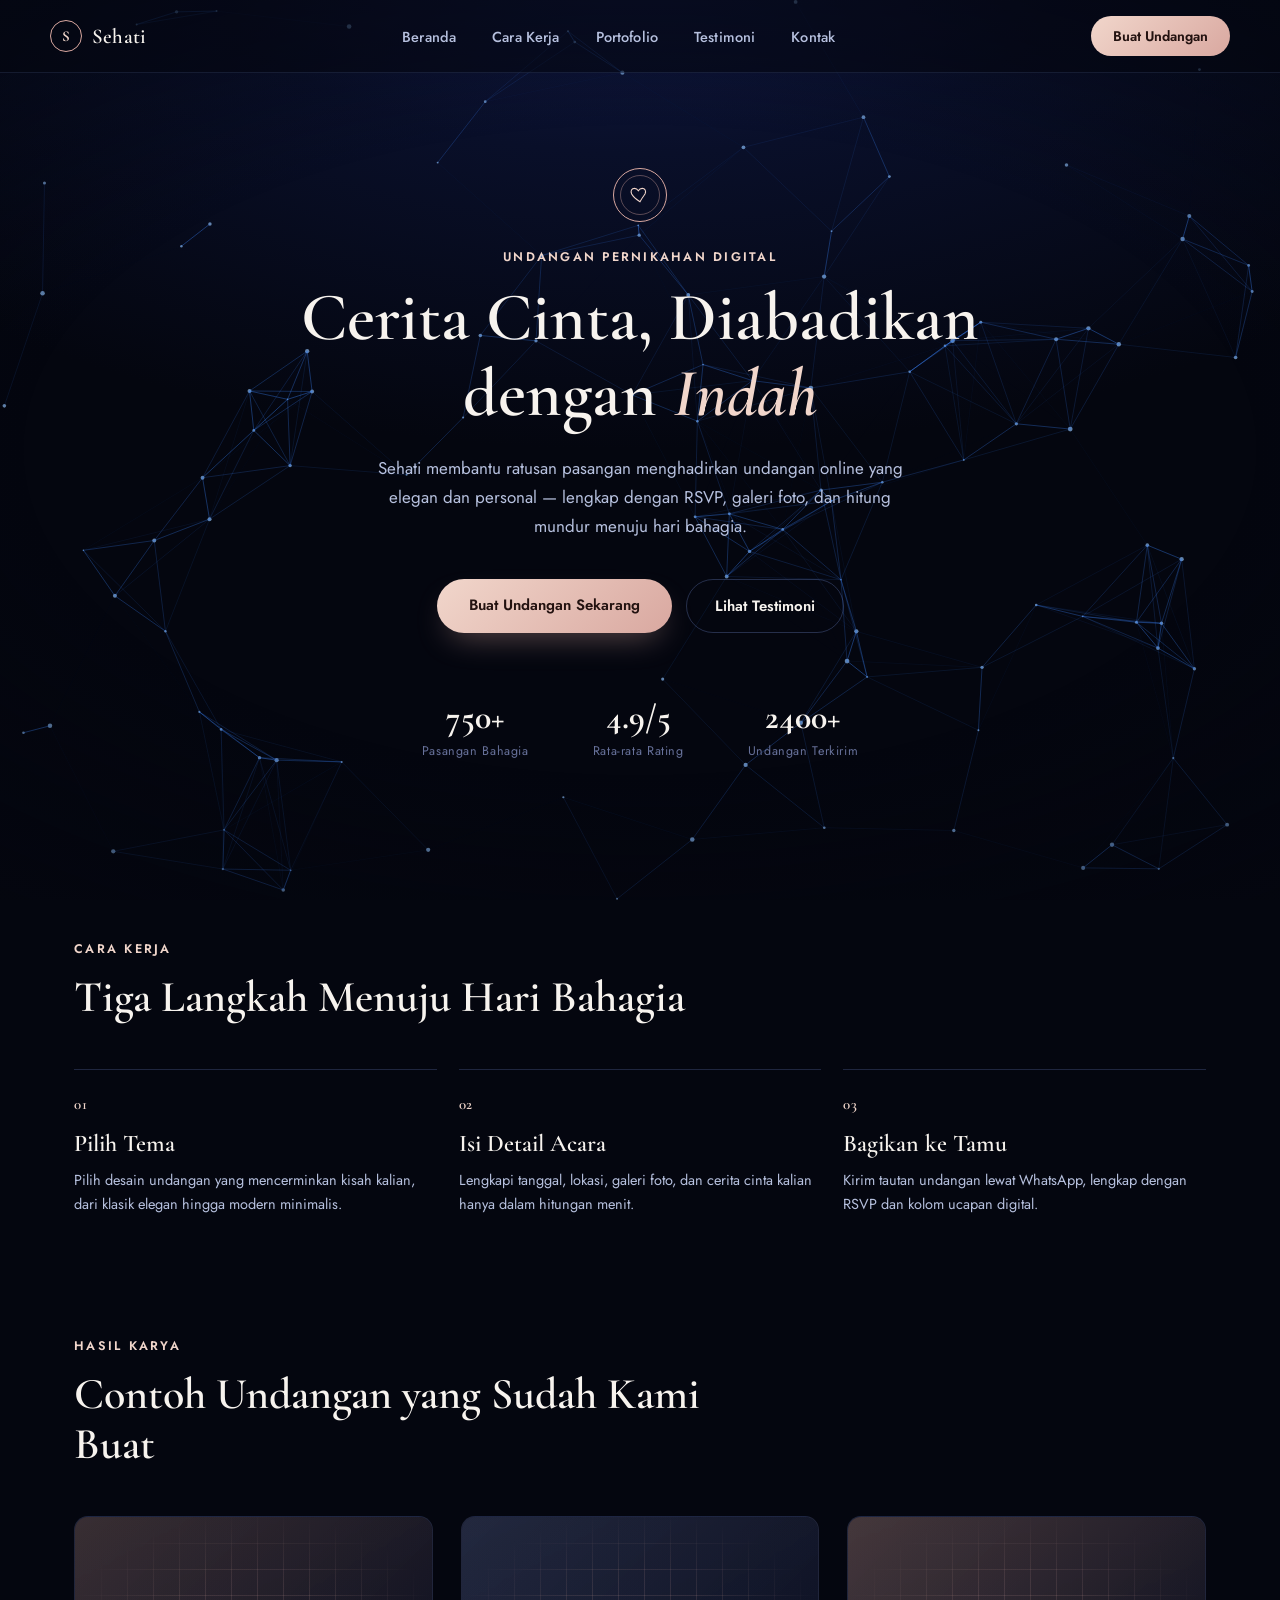
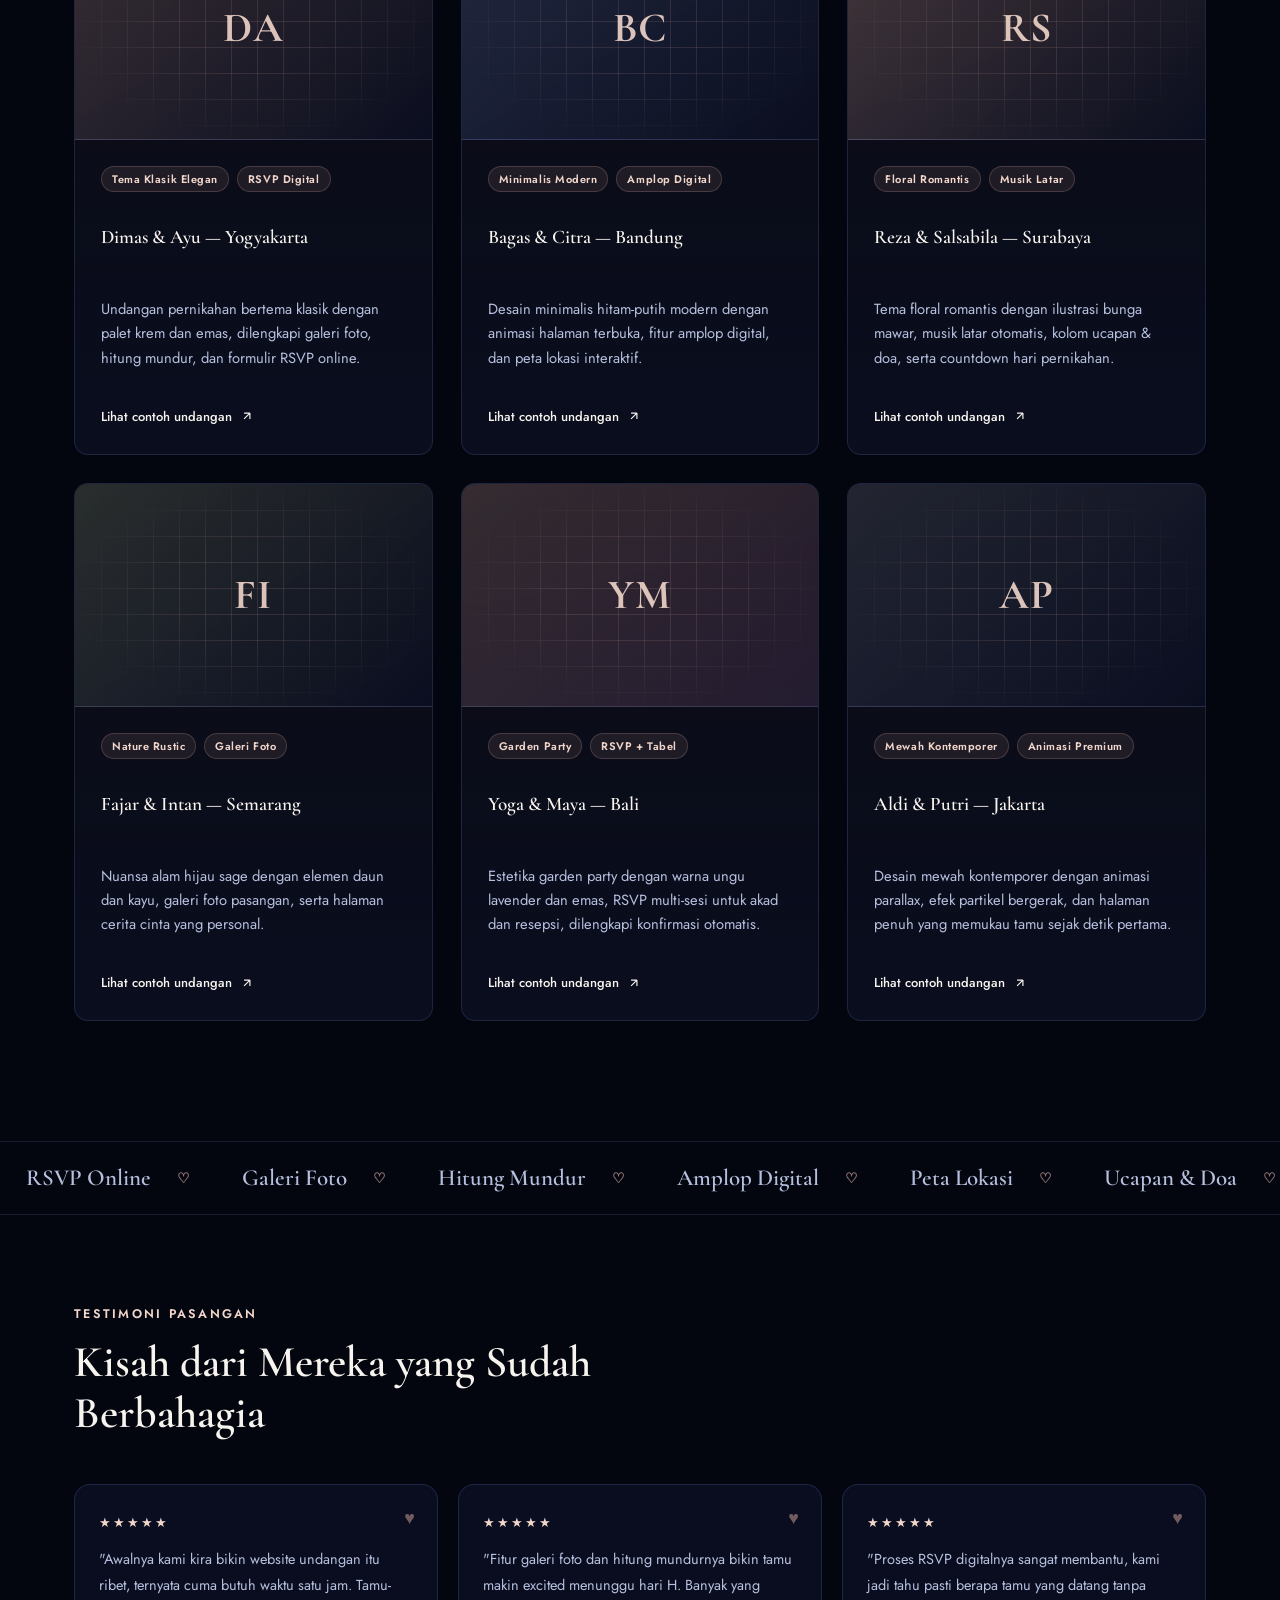
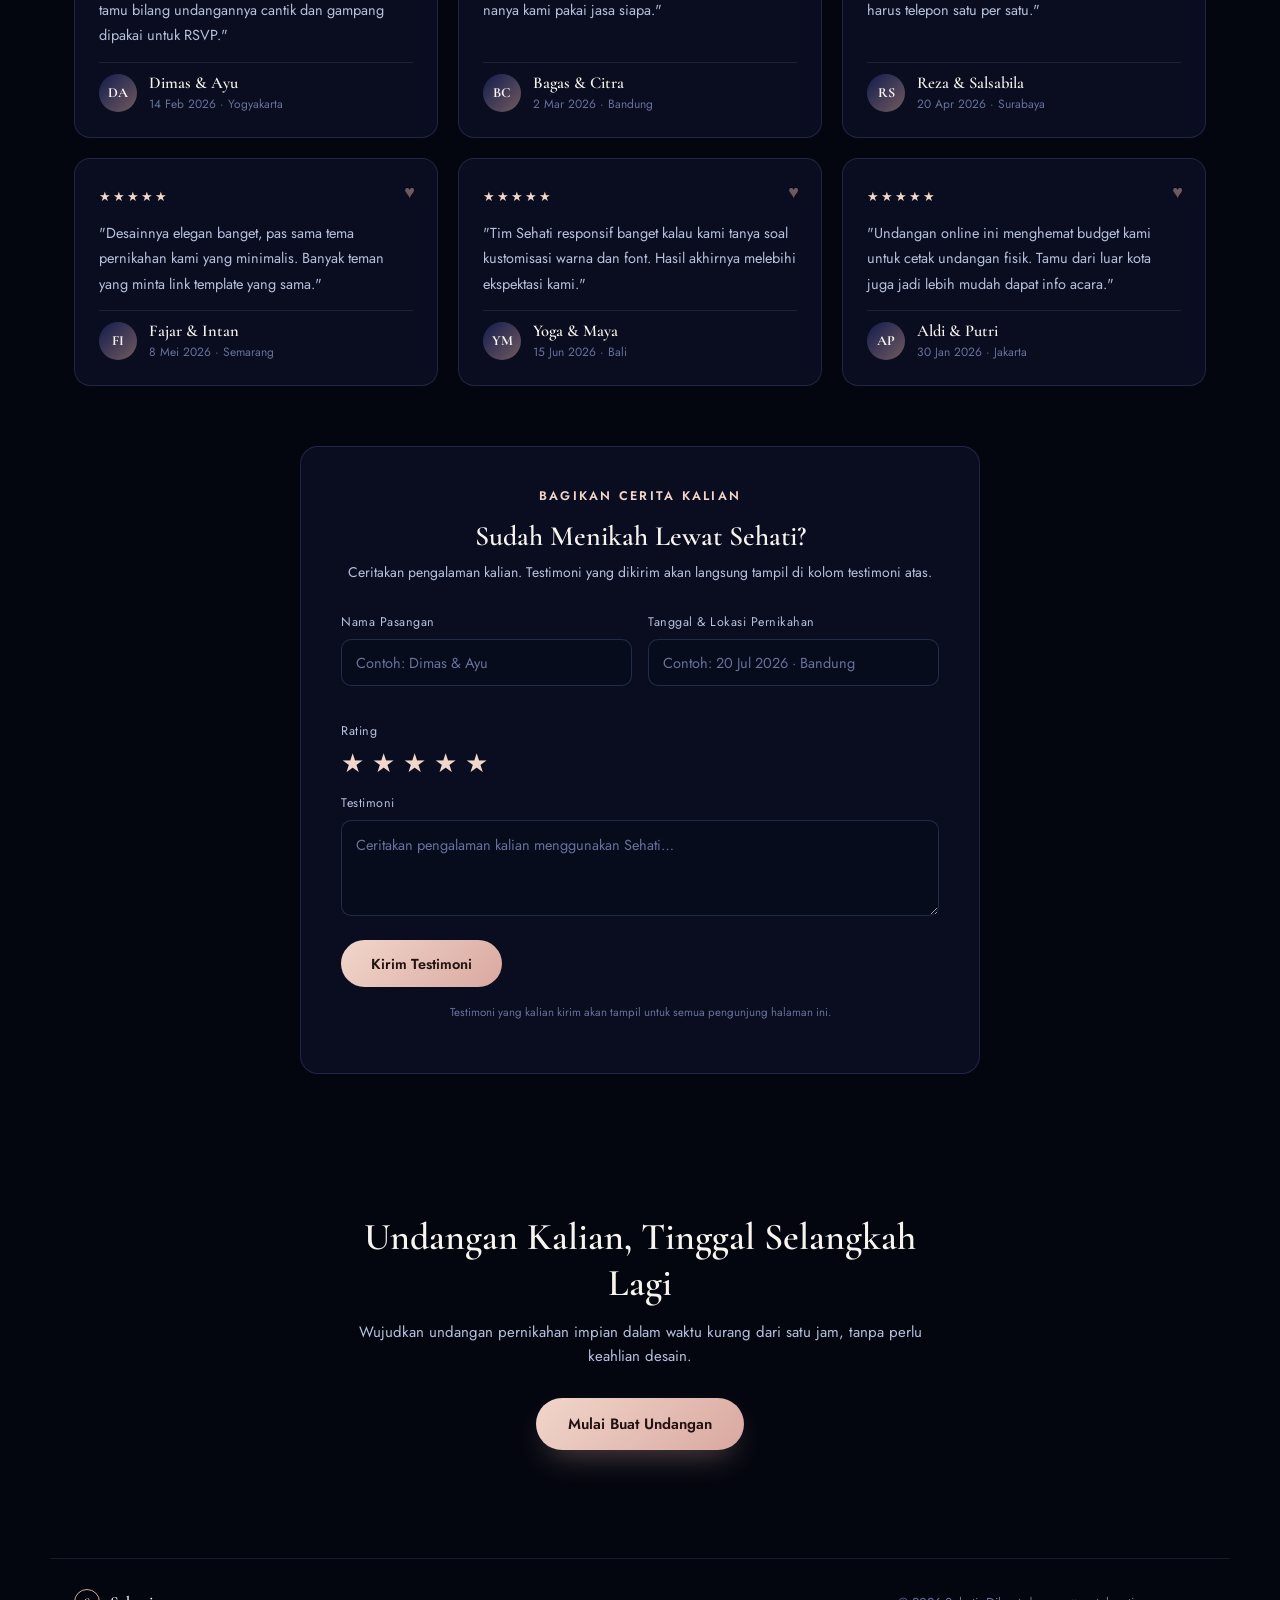
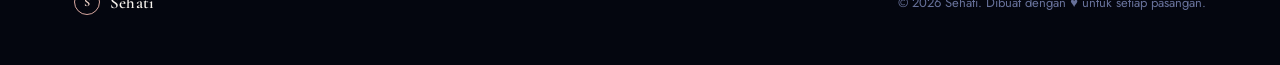
<file: karya-undangan.html>
<!DOCTYPE html>
<html lang="id">
<head>
<meta charset="UTF-8">
<meta name="viewport" content="width=device-width, initial-scale=1.0, maximum-scale=1.0, user-scalable=no">
<title>Testimoni — Sehati Undangan Pernikahan Digital</title>
<link rel="preconnect" href="https://fonts.googleapis.com">
<link rel="preconnect" href="https://fonts.gstatic.com" crossorigin>
<link href="https://fonts.googleapis.com/css2?family=Cormorant+Garamond:ital,wght@0,500;0,600;0,700;1,500;1,600&family=Jost:wght@400;500;600;700&display=swap" rel="stylesheet">
<style>
  :root{
    --bg-0:#04060f;
    --bg-1:#090f29;
    --bg-2:#131c4d;
    --rose:#d9a8a0;
    --rose-soft:#f1d6cb;
    --ink-100:#f7f3ee;
    --ink-300:#b6c0de;
    --ink-500:#67719a;
    --card-bg:rgba(15,21,46,0.55);
    --card-border:rgba(140,170,255,0.16);
    --max-w:1180px;
  }

  *{box-sizing:border-box;}
  html{
    -webkit-text-size-adjust:100%; text-size-adjust:100%;
    scroll-behavior:smooth;
    scroll-padding-top:88px;
  }
  body{
    margin:0;
    background:var(--bg-0);
    color:var(--ink-100);
    font-family:'Jost', sans-serif;
    overflow-x:hidden;
    width:100%;
  }
  @media (prefers-reduced-motion: reduce){
    html{scroll-behavior:auto;}
  }

  #particle-canvas{
    position:fixed;
    inset:0;
    width:100%;
    height:100%;
    z-index:0;
    background:radial-gradient(ellipse 80% 60% at 50% -10%, var(--bg-2) 0%, var(--bg-1) 45%, var(--bg-0) 100%);
  }
  .vignette{
    position:fixed;
    inset:0;
    z-index:1;
    pointer-events:none;
    background:radial-gradient(ellipse 120% 90% at 50% 50%, transparent 40%, var(--bg-0) 100%);
  }

  .content{
    position:relative;
    z-index:2;
    width:100%;
    max-width:var(--max-w);
    margin:0 auto;
    padding:0 24px;
  }

  /* ---------- NAVBAR ---------- */
  header.top{
    position:fixed;
    top:0; left:0; right:0;
    z-index:100;
    padding:16px 24px;
    background:rgba(4,6,15,0.55);
    border-bottom:1px solid rgba(140,170,255,0.12);
  }
  .top-inner{
    width:100%;
    max-width:var(--max-w);
    margin:0 auto;
    display:flex;
    align-items:center;
    justify-content:space-between;
    gap:18px;
  }
  .brand{
    display:flex;
    align-items:center;
    gap:10px;
    text-decoration:none;
    color:var(--ink-100);
    font-family:'Cormorant Garamond', serif;
    font-weight:600;
    font-size:21px;
    letter-spacing:0.01em;
  }
  .brand-mark{
    width:32px; height:32px;
    border:1.3px solid var(--rose);
    border-radius:50%;
    display:flex; align-items:center; justify-content:center;
    font-family:'Cormorant Garamond', serif;
    font-weight:700;
    font-size:15px;
    color:var(--rose-soft);
    flex-shrink:0;
  }
  .nav-links{
    display:flex;
    align-items:center;
    gap:36px;
  }
  .nav-links a{
    color:var(--ink-300);
    text-decoration:none;
    font-size:14.5px;
    font-weight:500;
    letter-spacing:0.01em;
    transition:color .25s ease;
  }
  .nav-links a:hover{color:var(--ink-100);}
  .btn-nav{
    display:inline-block;
    padding:10px 22px;
    border-radius:999px;
    background:linear-gradient(135deg, var(--rose-soft), var(--rose));
    color:#231210;
    font-weight:600;
    font-size:14px;
    text-decoration:none;
    white-space:nowrap;
    transition:transform .25s ease, box-shadow .25s ease;
  }
  .btn-nav:hover{transform:translateY(-2px); box-shadow:0 10px 26px -8px rgba(217,168,160,0.5);}

  .hamburger{
    display:none;
    flex-direction:column;
    justify-content:center;
    gap:5px;
    width:38px; height:38px;
    background:rgba(140,170,255,0.08);
    border:1px solid rgba(140,170,255,0.18);
    border-radius:10px;
    cursor:pointer;
    flex-shrink:0;
  }
  .hamburger span{
    display:block;
    width:16px; height:1.5px;
    margin:0 auto;
    background:var(--ink-100);
    border-radius:2px;
  }

  /* mobile fullscreen menu */
  .mobile-menu{
    position:fixed;
    inset:0;
    z-index:200;
    background:rgba(4,6,15,0.98);
    display:flex;
    flex-direction:column;
    transform:translateX(100%);
    transition:transform .4s cubic-bezier(.2,.8,.2,1);
    visibility:hidden;
  }
  .mobile-menu.is-open{
    transform:translateX(0);
    visibility:visible;
  }
  .mobile-menu-top{
    display:flex;
    align-items:center;
    justify-content:space-between;
    padding:16px 24px;
    border-bottom:1px solid rgba(140,170,255,0.12);
  }
  .close-btn{
    width:38px; height:38px;
    border-radius:10px;
    border:1px solid rgba(140,170,255,0.18);
    background:rgba(140,170,255,0.08);
    color:var(--ink-100);
    font-size:22px;
    line-height:1;
    cursor:pointer;
    display:flex; align-items:center; justify-content:center;
  }
  .mobile-nav-links{
    flex:1;
    display:flex;
    flex-direction:column;
    align-items:center;
    justify-content:center;
    gap:30px;
  }
  .mobile-nav-links a{
    color:var(--ink-100);
    text-decoration:none;
    font-family:'Cormorant Garamond', serif;
    font-weight:600;
    font-size:clamp(28px, 8vw, 36px);
  }
  .mobile-cta{
    margin:0 auto 48px;
    text-align:center;
    width:max-content;
    padding:14px 36px;
  }

  @media (max-width:880px){
    .nav-links{display:none;}
    .top-inner > .btn-nav{display:none;}
    .hamburger{display:flex;}
  }

  /* ---------- EYEBROW / SECTION TITLE ---------- */
  .eyebrow{
    font-size:12.5px;
    font-weight:600;
    letter-spacing:0.18em;
    text-transform:uppercase;
    color:var(--rose-soft);
    margin:0 0 14px;
  }
  .section-title{
    font-family:'Cormorant Garamond', serif;
    font-weight:600;
    font-size:clamp(28px, 5vw, 44px);
    line-height:1.15;
    margin:0 0 16px;
    max-width:640px;
  }

  /* ---------- HERO ---------- */
  .hero{
    padding:168px 24px 90px;
    text-align:center;
    display:flex;
    flex-direction:column;
    align-items:center;
  }
  .hero-seal{
    width:54px; height:54px;
    border:1px solid var(--rose);
    border-radius:50%;
    display:flex; align-items:center; justify-content:center;
    margin-bottom:26px;
    position:relative;
  }
  .hero-seal::before{
    content:'';
    position:absolute;
    inset:6px;
    border:1px solid rgba(217,168,160,0.4);
    border-radius:50%;
  }
  .hero-seal svg{width:20px; height:20px;}
  .hero .eyebrow{text-align:center;}
  .hero-title{
    font-family:'Cormorant Garamond', serif;
    font-weight:600;
    font-size:clamp(38px, 7.4vw, 68px);
    line-height:1.12;
    margin:0 0 22px;
    max-width:820px;
  }
  .hero-title em{
    font-style:italic;
    color:var(--rose-soft);
    font-weight:600;
  }
  .hero-sub{
    color:var(--ink-300);
    font-size:clamp(15px, 2.2vw, 17px);
    line-height:1.7;
    max-width:560px;
    margin:0 0 38px;
  }
  .hero-cta{
    display:flex;
    flex-wrap:wrap;
    gap:14px;
    justify-content:center;
    margin-bottom:64px;
  }
  .btn-primary{
    display:inline-block;
    background:linear-gradient(135deg, var(--rose-soft), var(--rose));
    color:#231210;
    font-weight:600;
    font-size:15px;
    padding:15px 32px;
    border-radius:999px;
    text-decoration:none;
    box-shadow:0 14px 32px -12px rgba(217,168,160,0.45);
    transition:transform .25s ease, box-shadow .25s ease;
  }
  .btn-primary:hover{transform:translateY(-2px); box-shadow:0 18px 38px -10px rgba(217,168,160,0.6);}
  .btn-ghost{
    display:inline-block;
    color:var(--ink-100);
    font-weight:600;
    font-size:15px;
    padding:15px 28px;
    border-radius:999px;
    border:1px solid rgba(140,170,255,0.25);
    text-decoration:none;
    transition:border-color .25s ease, background .25s ease;
  }
  .btn-ghost:hover{border-color:rgba(140,170,255,0.5); background:rgba(140,170,255,0.06);}

  .stat-row{
    display:flex;
    gap:clamp(28px, 6vw, 64px);
    flex-wrap:wrap;
    justify-content:center;
  }
  .stat .num{
    font-family:'Cormorant Garamond', serif;
    font-weight:700;
    font-size:clamp(26px, 4.4vw, 34px);
    color:var(--ink-100);
  }
  .stat .label{
    color:var(--ink-500);
    font-size:12.5px;
    letter-spacing:0.05em;
    margin-top:4px;
  }

  /* ---------- PROCESS ---------- */
  .process{
    padding:90px 24px 30px;
  }
  .process-grid{
    display:grid;
    grid-template-columns:repeat(3, 1fr);
    gap:22px;
    margin-top:46px;
  }
  .process-card{
    border-top:1px solid rgba(140,170,255,0.2);
    padding-top:22px;
  }
  .process-num{
    font-family:'Cormorant Garamond', serif;
    font-weight:600;
    font-size:15px;
    color:var(--rose-soft);
    letter-spacing:0.05em;
  }
  .process-card h3{
    font-family:'Cormorant Garamond', serif;
    font-weight:600;
    font-size:24px;
    margin:14px 0 10px;
  }
  .process-card p{
    color:var(--ink-300);
    font-size:14.5px;
    line-height:1.7;
    margin:0;
  }
  @media (max-width:880px){
    .process-grid{grid-template-columns:1fr; gap:30px;}
  }

  /* ---------- MARQUEE ---------- */
  .marquee-wrap{
    margin-top:90px;
    padding:22px 0;
    border-top:1px solid rgba(140,170,255,0.14);
    border-bottom:1px solid rgba(140,170,255,0.14);
    overflow:hidden;
    position:relative;
    z-index:2;
  }
  .marquee-track{
    display:flex;
    width:max-content;
    animation:marquee-scroll 32s linear infinite;
  }
  .marquee-track span{
    display:inline-flex;
    align-items:center;
    font-family:'Cormorant Garamond', serif;
    font-weight:600;
    font-size:clamp(17px, 2.8vw, 23px);
    color:var(--ink-300);
    white-space:nowrap;
    padding:0 26px;
  }
  .marquee-track span::after{
    content:'♡';
    margin-left:26px;
    color:var(--rose);
    opacity:0.7;
    font-size:14px;
  }
  @keyframes marquee-scroll{
    from{transform:translateX(0);}
    to{transform:translateX(-50%);}
  }
  @media (prefers-reduced-motion: reduce){
    .marquee-track{animation:none;}
  }

  /* ---------- TESTIMONI ---------- */
  .testi{
    padding:90px 24px 30px;
  }
  .grid{
    display:grid;
    grid-template-columns:repeat(3, 1fr);
    gap:20px;
    margin-top:46px;
  }
  @media (max-width:980px){
    .grid{grid-template-columns:repeat(2,1fr);}
  }
  @media (max-width:640px){
    .grid{grid-template-columns:1fr; gap:16px;}
  }

  .card{
    position:relative;
    background:var(--card-bg);
    border:1px solid var(--card-border);
    border-radius:16px;
    padding:28px 24px 24px;
    display:flex;
    flex-direction:column;
    gap:14px;
    transition:transform .35s ease, border-color .35s ease, box-shadow .35s ease;
  }
  .card:hover{
    transform:translateY(-4px);
    border-color:rgba(217,168,160,0.4);
    box-shadow:0 18px 40px -20px rgba(140,170,255,0.3);
  }
  .seal-mark{
    position:absolute;
    top:20px; right:22px;
    color:rgba(217,168,160,0.5);
    font-size:18px;
  }
  .stars{
    color:var(--rose-soft);
    font-size:13px;
    letter-spacing:2px;
  }
  .quote{
    color:var(--ink-300);
    font-size:14.5px;
    line-height:1.75;
    margin:0;
    flex:1;
  }
  .card-footer{
    display:flex;
    align-items:center;
    gap:12px;
    padding-top:10px;
    border-top:1px solid rgba(140,170,255,0.12);
  }
  .avatar{
    width:38px; height:38px;
    border-radius:50%;
    background:linear-gradient(135deg, var(--bg-2), rgba(217,168,160,0.5));
    display:flex; align-items:center; justify-content:center;
    font-family:'Cormorant Garamond', serif;
    font-weight:700;
    font-size:14px;
    flex-shrink:0;
  }
  .couple-name{
    font-family:'Cormorant Garamond', serif;
    font-weight:600;
    font-size:16.5px;
  }
  .wedding-meta{
    color:var(--ink-500);
    font-size:12px;
    margin-top:2px;
  }
  .badge-baru{
    position:absolute;
    top:20px; left:22px;
    font-size:10px;
    font-weight:600;
    letter-spacing:0.06em;
    text-transform:uppercase;
    color:var(--rose-soft);
    background:rgba(217,168,160,0.12);
    border:1px solid rgba(217,168,160,0.3);
    padding:3px 9px;
    border-radius:999px;
  }
  .grid-status{
    color:var(--ink-500);
    font-size:14px;
    padding:30px 0;
    text-align:center;
    grid-column:1 / -1;
  }

  /* ---------- PORTOFOLIO ---------- */
  .portfolio{
    padding:90px 24px 30px;
  }
  .portfolio-grid{
    display:grid;
    grid-template-columns:repeat(auto-fit, minmax(320px, 1fr));
    gap:28px;
    margin-top:46px;
  }
  @media (max-width:640px){
    .portfolio-grid{gap:18px;}
  }
  .portfolio-card{
    background:linear-gradient(180deg, rgba(217,168,160,0.04), rgba(15,21,46,0.5));
    border:1px solid var(--card-border);
    border-radius:14px;
    overflow:hidden;
    transition:transform .35s ease, border-color .35s ease, box-shadow .35s ease;
    display:flex;
    flex-direction:column;
  }
  .portfolio-card:hover{
    transform:translateY(-6px);
    border-color:rgba(217,168,160,0.4);
    box-shadow:0 20px 40px -20px rgba(217,168,160,0.35);
  }
  .portfolio-thumb{
    aspect-ratio:16/10;
    position:relative;
    display:flex;
    align-items:center;
    justify-content:center;
    border-bottom:1px solid var(--card-border);
    overflow:hidden;
  }
  .portfolio-thumb::before{
    content:'';
    position:absolute;
    inset:0;
    background-image:
      linear-gradient(rgba(217,168,160,0.14) 1px, transparent 1px),
      linear-gradient(90deg, rgba(217,168,160,0.14) 1px, transparent 1px);
    background-size:26px 26px;
    mask-image:radial-gradient(ellipse at center, black 30%, transparent 75%);
  }
  .portfolio-thumb-mono{
    font-family:'Cormorant Garamond', serif;
    font-weight:700;
    font-size:2.6rem;
    color:var(--rose-soft);
    letter-spacing:0.02em;
    z-index:1;
    opacity:0.9;
  }
  .portfolio-body{
    padding:26px 26px 28px;
    display:flex;
    flex-direction:column;
    gap:14px;
    flex:1;
  }
  .portfolio-tags{
    display:flex;
    gap:8px;
    flex-wrap:wrap;
  }
  .portfolio-tag{
    font-size:11px;
    font-weight:600;
    letter-spacing:0.05em;
    color:var(--rose-soft);
    background:rgba(217,168,160,0.1);
    border:1px solid rgba(217,168,160,0.22);
    padding:4px 10px;
    border-radius:100px;
  }
  .portfolio-title{
    font-family:'Cormorant Garamond', serif;
    font-weight:600;
    font-size:1.2rem;
  }
  .portfolio-desc{
    color:var(--ink-300);
    font-size:0.92rem;
    line-height:1.65;
  }
  .portfolio-link{
    margin-top:auto;
    padding-top:8px;
    display:inline-flex;
    align-items:center;
    gap:8px;
    font-size:13px;
    font-weight:500;
    color:var(--ink-100);
    text-decoration:none;
  }
  .portfolio-link svg{transition:transform .25s ease;}
  .portfolio-card:hover .portfolio-link svg{transform:translate(3px,-3px);}

  /* ---------- FORM TESTIMONI ---------- */
  .grid-status{
    color:var(--ink-500);
    font-size:14px;
    padding:30px 0;
    text-align:center;
    grid-column:1 / -1;
  }
  .form-wrap{
    margin-top:60px;
  }
  .form-card{
    background:var(--card-bg);
    border:1px solid var(--card-border);
    border-radius:18px;
    padding:clamp(24px, 4vw, 40px);
    max-width:680px;
    margin:0 auto;
  }
  .form-card .eyebrow{text-align:center;}
  .form-card h3{
    font-family:'Cormorant Garamond', serif;
    font-weight:600;
    font-size:clamp(22px, 3.4vw, 28px);
    text-align:center;
    margin:0 0 8px;
  }
  .form-card .form-intro{
    color:var(--ink-300);
    font-size:14px;
    text-align:center;
    margin:0 0 30px;
    line-height:1.6;
  }
  .form-row-2col{
    display:grid;
    grid-template-columns:1fr 1fr;
    gap:16px;
    margin-bottom:18px;
  }
  @media (max-width:560px){
    .form-row-2col{grid-template-columns:1fr;}
  }
  .field label{
    display:block;
    font-size:12.5px;
    color:var(--ink-300);
    letter-spacing:0.04em;
    margin-bottom:8px;
  }
  .field input,
  .field textarea{
    width:100%;
    background:rgba(8,12,28,0.6);
    border:1px solid rgba(140,170,255,0.2);
    border-radius:10px;
    padding:12px 14px;
    color:var(--ink-100);
    font-family:'Jost', sans-serif;
    font-size:14.5px;
    transition:border-color .25s ease;
  }
  .field input::placeholder,
  .field textarea::placeholder{color:var(--ink-500);}
  .field input:focus,
  .field textarea:focus{
    outline:none;
    border-color:rgba(217,168,160,0.55);
  }
  .field textarea{resize:vertical; min-height:96px; line-height:1.6;}
  .field{margin-bottom:18px;}
  .rating-field label{
    display:block;
    font-size:12.5px;
    color:var(--ink-300);
    letter-spacing:0.04em;
    margin-bottom:10px;
  }
  .star-picker{
    display:flex;
    gap:8px;
  }
  .star-btn{
    background:none;
    border:none;
    cursor:pointer;
    font-size:26px;
    line-height:1;
    color:rgba(140,170,255,0.3);
    transition:color .2s ease, transform .2s ease;
    padding:0;
  }
  .star-btn:hover{transform:scale(1.12);}
  .star-btn.active{color:var(--rose-soft);}
  .form-submit-row{
    display:flex;
    align-items:center;
    gap:16px;
    flex-wrap:wrap;
    margin-top:6px;
  }
  .btn-submit{
    background:linear-gradient(135deg, var(--rose-soft), var(--rose));
    color:#231210;
    font-family:'Jost', sans-serif;
    font-weight:600;
    font-size:14.5px;
    padding:13px 30px;
    border:none;
    border-radius:999px;
    cursor:pointer;
    transition:transform .25s ease, box-shadow .25s ease, opacity .25s ease;
  }
  .btn-submit:hover{transform:translateY(-2px); box-shadow:0 14px 30px -12px rgba(217,168,160,0.5);}
  .btn-submit:disabled{opacity:0.6; cursor:default; transform:none !important; box-shadow:none !important;}
  .form-msg{
    font-size:13px;
    color:var(--ink-300);
  }
  .form-msg.is-error{color:#e3a08a;}
  .form-disclaimer{
    color:var(--ink-500);
    font-size:11.5px;
    margin-top:16px;
    line-height:1.6;
    text-align:center;
  }

  /* ---------- CTA / FOOTER ---------- */
  .cta{
    text-align:center;
    padding:110px 24px clamp(60px,12vh,110px);
    max-width:640px;
    margin:0 auto;
    position:relative;
    z-index:2;
  }
  .cta h2{
    font-family:'Cormorant Garamond', serif;
    font-weight:600;
    font-size:clamp(26px,4.6vw,38px);
    margin:0 0 14px;
  }
  .cta p{
    color:var(--ink-300);
    font-size:15px;
    margin:0 0 30px;
    line-height:1.6;
  }

  footer.content{
    padding:30px 24px 50px;
    display:flex;
    flex-wrap:wrap;
    align-items:center;
    justify-content:space-between;
    gap:14px;
    border-top:1px solid rgba(140,170,255,0.12);
  }
  footer.content p{
    color:var(--ink-500);
    font-size:13px;
    margin:0;
  }

  /* ---------- REVEAL ---------- */
  .reveal{
    opacity:0;
    transform:translateY(40px);
    transition:opacity 1.3s cubic-bezier(.16,.74,.2,.995), transform 1.3s cubic-bezier(.16,.74,.2,.995);
  }
  .reveal.is-visible{
    opacity:1;
    transform:translateY(0);
  }
  @media (prefers-reduced-motion: reduce){
    .reveal{opacity:1; transform:none; transition:none;}
  }

  @media (max-width:640px){
    .hero{padding:140px 20px 70px;}
    .process, .testi{padding:64px 18px 10px;}
    .cta{padding:80px 20px 60px;}
    footer.content{justify-content:center; text-align:center;}
  }
</style>
</head>
<body>

<canvas id="particle-canvas"></canvas>
<div class="vignette"></div>

<header class="top">
  <div class="top-inner">
    <a href="#beranda" class="brand">
      <span class="brand-mark">S</span>
      Sehati
    </a>
    <nav class="nav-links">
      <a href="#beranda">Beranda</a>
      <a href="#cara-kerja">Cara Kerja</a>
      <a href="#portofolio">Portofolio</a>
      <a href="#testimoni">Testimoni</a>
      <a href="#kontak">Kontak</a>
    </nav>
    <a href="https://wa.me/6285190666158?text=Halo%20Sehati%2C%20saya%20ingin%20mulai%20buat%20undangan%20pernikahan%20online" target="_blank" rel="noopener" class="btn-nav">Buat Undangan</a>
    <button class="hamburger" id="hamburgerBtn" aria-label="Buka menu" aria-expanded="false" aria-controls="mobileMenu">
      <span></span><span></span><span></span>
    </button>
  </div>
</header>

<div class="mobile-menu" id="mobileMenu">
  <div class="mobile-menu-top">
    <a href="#beranda" class="brand">
      <span class="brand-mark">S</span>
      Sehati
    </a>
    <button class="close-btn" id="closeMenuBtn" aria-label="Tutup menu">&times;</button>
  </div>
  <nav class="mobile-nav-links">
    <a href="#beranda">Beranda</a>
    <a href="#cara-kerja">Cara Kerja</a>
    <a href="#portofolio">Portofolio</a>
    <a href="#testimoni">Testimoni</a>
    <a href="#kontak">Kontak</a>
  </nav>
  <a href="https://wa.me/6285190666158?text=Halo%20Sehati%2C%20saya%20ingin%20mulai%20buat%20undangan%20pernikahan%20online" target="_blank" rel="noopener" class="btn-nav mobile-cta">Buat Undangan</a>
</div>

<section class="hero content" id="beranda">
  <div class="hero-seal reveal">
    <svg viewBox="0 0 24 24" fill="none" stroke="currentColor" stroke-width="1.3" style="color:var(--rose-soft)">
      <path d="M12 20s-7.5-4.6-10-9.2C0.3 7.3 2 4 5.4 4c2 0 3.6 1.2 4.6 2.8C11 5.2 12.6 4 14.6 4 18 4 19.7 7.3 18 10.8 17 12.5 15.3 14 12 20z"/>
    </svg>
  </div>
  <p class="eyebrow reveal">Undangan Pernikahan Digital</p>
  <h1 class="hero-title reveal">Cerita Cinta, Diabadikan<br>dengan <em>Indah</em></h1>
  <p class="hero-sub reveal">Sehati membantu ratusan pasangan menghadirkan undangan online yang elegan dan personal — lengkap dengan RSVP, galeri foto, dan hitung mundur menuju hari bahagia.</p>
  <div class="hero-cta reveal">
    <a href="https://wa.me/6285190666158?text=Halo%20Sehati%2C%20saya%20ingin%20mulai%20buat%20undangan%20pernikahan%20online" target="_blank" rel="noopener" class="btn-primary">Buat Undangan Sekarang</a>
    <a href="#testimoni" class="btn-ghost">Lihat Testimoni</a>
  </div>
  <div class="stat-row reveal">
    <div class="stat">
      <div class="num"><span class="count-up" data-target="750" data-decimals="0">0</span>+</div>
      <div class="label">Pasangan Bahagia</div>
    </div>
    <div class="stat">
      <div class="num"><span class="count-up" data-target="4.9" data-decimals="1">0</span>/5</div>
      <div class="label">Rata-rata Rating</div>
    </div>
    <div class="stat">
      <div class="num"><span class="count-up" data-target="2400" data-decimals="0">0</span>+</div>
      <div class="label">Undangan Terkirim</div>
    </div>
  </div>
</section>

<section class="process content" id="cara-kerja">
  <p class="eyebrow reveal">Cara Kerja</p>
  <h2 class="section-title reveal">Tiga Langkah Menuju Hari Bahagia</h2>
  <div class="process-grid">
    <div class="process-card reveal">
      <span class="process-num">01</span>
      <h3>Pilih Tema</h3>
      <p>Pilih desain undangan yang mencerminkan kisah kalian, dari klasik elegan hingga modern minimalis.</p>
    </div>
    <div class="process-card reveal">
      <span class="process-num">02</span>
      <h3>Isi Detail Acara</h3>
      <p>Lengkapi tanggal, lokasi, galeri foto, dan cerita cinta kalian hanya dalam hitungan menit.</p>
    </div>
    <div class="process-card reveal">
      <span class="process-num">03</span>
      <h3>Bagikan ke Tamu</h3>
      <p>Kirim tautan undangan lewat WhatsApp, lengkap dengan RSVP dan kolom ucapan digital.</p>
    </div>
  </div>
</section>

<section class="portfolio content" id="portofolio">
  <p class="eyebrow reveal">Hasil Karya</p>
  <h2 class="section-title reveal">Contoh Undangan yang Sudah Kami Buat</h2>
  <div class="portfolio-grid">

    <article class="portfolio-card reveal">
      <div class="portfolio-thumb" style="background:linear-gradient(135deg, rgba(217,168,160,0.22), rgba(10,15,36,0.65));">
        <span class="portfolio-thumb-mono">DA</span>
      </div>
      <div class="portfolio-body">
        <div class="portfolio-tags">
          <span class="portfolio-tag">Tema Klasik Elegan</span>
          <span class="portfolio-tag">RSVP Digital</span>
        </div>
        <h3 class="portfolio-title">Dimas &amp; Ayu — Yogyakarta</h3>
        <p class="portfolio-desc">Undangan pernikahan bertema klasik dengan palet krem dan emas, dilengkapi galeri foto, hitung mundur, dan formulir RSVP online.</p>
        <a href="#" class="portfolio-link">Lihat contoh undangan
          <svg width="14" height="14" viewBox="0 0 24 24" fill="none" stroke="currentColor" stroke-width="2"><path d="M7 17L17 7M17 7H7M17 7V17"/></svg>
        </a>
      </div>
    </article>

    <article class="portfolio-card reveal">
      <div class="portfolio-thumb" style="background:linear-gradient(135deg, rgba(140,170,255,0.18), rgba(10,15,36,0.65));">
        <span class="portfolio-thumb-mono">BC</span>
      </div>
      <div class="portfolio-body">
        <div class="portfolio-tags">
          <span class="portfolio-tag">Minimalis Modern</span>
          <span class="portfolio-tag">Amplop Digital</span>
        </div>
        <h3 class="portfolio-title">Bagas &amp; Citra — Bandung</h3>
        <p class="portfolio-desc">Desain minimalis hitam-putih modern dengan animasi halaman terbuka, fitur amplop digital, dan peta lokasi interaktif.</p>
        <a href="#" class="portfolio-link">Lihat contoh undangan
          <svg width="14" height="14" viewBox="0 0 24 24" fill="none" stroke="currentColor" stroke-width="2"><path d="M7 17L17 7M17 7H7M17 7V17"/></svg>
        </a>
      </div>
    </article>

    <article class="portfolio-card reveal">
      <div class="portfolio-thumb" style="background:linear-gradient(135deg, rgba(217,168,160,0.28), rgba(10,15,36,0.55));">
        <span class="portfolio-thumb-mono">RS</span>
      </div>
      <div class="portfolio-body">
        <div class="portfolio-tags">
          <span class="portfolio-tag">Floral Romantis</span>
          <span class="portfolio-tag">Musik Latar</span>
        </div>
        <h3 class="portfolio-title">Reza &amp; Salsabila — Surabaya</h3>
        <p class="portfolio-desc">Tema floral romantis dengan ilustrasi bunga mawar, musik latar otomatis, kolom ucapan & doa, serta countdown hari pernikahan.</p>
        <a href="#" class="portfolio-link">Lihat contoh undangan
          <svg width="14" height="14" viewBox="0 0 24 24" fill="none" stroke="currentColor" stroke-width="2"><path d="M7 17L17 7M17 7H7M17 7V17"/></svg>
        </a>
      </div>
    </article>

    <article class="portfolio-card reveal">
      <div class="portfolio-thumb" style="background:linear-gradient(135deg, rgba(180,200,160,0.18), rgba(10,15,36,0.65));">
        <span class="portfolio-thumb-mono">FI</span>
      </div>
      <div class="portfolio-body">
        <div class="portfolio-tags">
          <span class="portfolio-tag">Nature Rustic</span>
          <span class="portfolio-tag">Galeri Foto</span>
        </div>
        <h3 class="portfolio-title">Fajar &amp; Intan — Semarang</h3>
        <p class="portfolio-desc">Nuansa alam hijau sage dengan elemen daun dan kayu, galeri foto pasangan, serta halaman cerita cinta yang personal.</p>
        <a href="#" class="portfolio-link">Lihat contoh undangan
          <svg width="14" height="14" viewBox="0 0 24 24" fill="none" stroke="currentColor" stroke-width="2"><path d="M7 17L17 7M17 7H7M17 7V17"/></svg>
        </a>
      </div>
    </article>

    <article class="portfolio-card reveal">
      <div class="portfolio-thumb" style="background:linear-gradient(135deg, rgba(217,168,160,0.2), rgba(90,60,100,0.3));">
        <span class="portfolio-thumb-mono">YM</span>
      </div>
      <div class="portfolio-body">
        <div class="portfolio-tags">
          <span class="portfolio-tag">Garden Party</span>
          <span class="portfolio-tag">RSVP + Tabel</span>
        </div>
        <h3 class="portfolio-title">Yoga &amp; Maya — Bali</h3>
        <p class="portfolio-desc">Estetika garden party dengan warna ungu lavender dan emas, RSVP multi-sesi untuk akad dan resepsi, dilengkapi konfirmasi otomatis.</p>
        <a href="#" class="portfolio-link">Lihat contoh undangan
          <svg width="14" height="14" viewBox="0 0 24 24" fill="none" stroke="currentColor" stroke-width="2"><path d="M7 17L17 7M17 7H7M17 7V17"/></svg>
        </a>
      </div>
    </article>

    <article class="portfolio-card reveal">
      <div class="portfolio-thumb" style="background:linear-gradient(135deg, rgba(200,220,255,0.12), rgba(10,15,36,0.7));">
        <span class="portfolio-thumb-mono">AP</span>
      </div>
      <div class="portfolio-body">
        <div class="portfolio-tags">
          <span class="portfolio-tag">Mewah Kontemporer</span>
          <span class="portfolio-tag">Animasi Premium</span>
        </div>
        <h3 class="portfolio-title">Aldi &amp; Putri — Jakarta</h3>
        <p class="portfolio-desc">Desain mewah kontemporer dengan animasi parallax, efek partikel bergerak, dan halaman penuh yang memukau tamu sejak detik pertama.</p>
        <a href="#" class="portfolio-link">Lihat contoh undangan
          <svg width="14" height="14" viewBox="0 0 24 24" fill="none" stroke="currentColor" stroke-width="2"><path d="M7 17L17 7M17 7H7M17 7V17"/></svg>
        </a>
      </div>
    </article>

  </div>
</section>

<div class="marquee-wrap reveal">
  <div class="marquee-track">
    <span>RSVP Online</span><span>Galeri Foto</span><span>Hitung Mundur</span><span>Amplop Digital</span><span>Peta Lokasi</span><span>Ucapan & Doa</span><span>Musik Latar</span><span>Cerita Cinta</span>
    <span>RSVP Online</span><span>Galeri Foto</span><span>Hitung Mundur</span><span>Amplop Digital</span><span>Peta Lokasi</span><span>Ucapan & Doa</span><span>Musik Latar</span><span>Cerita Cinta</span>
  </div>
</div>

<section class="testi content" id="testimoni">
  <p class="eyebrow reveal">Testimoni Pasangan</p>
  <h2 class="section-title reveal">Kisah dari Mereka yang Sudah Berbahagia</h2>
  <div class="grid" id="testiGrid">
    <p class="grid-status">Memuat testimoni…</p>
  </div>

  <div class="form-wrap reveal">
    <div class="form-card">
      <p class="eyebrow">Bagikan Cerita Kalian</p>
      <h3>Sudah Menikah Lewat Sehati?</h3>
      <p class="form-intro">Ceritakan pengalaman kalian. Testimoni yang dikirim akan langsung tampil di kolom testimoni atas.</p>
      <form id="testiForm">
        <div class="form-row-2col">
          <div class="field">
            <label for="tName">Nama Pasangan</label>
            <input type="text" id="tName" placeholder="Contoh: Dimas & Ayu" required>
          </div>
          <div class="field">
            <label for="tMeta">Tanggal & Lokasi Pernikahan</label>
            <input type="text" id="tMeta" placeholder="Contoh: 20 Jul 2026 · Bandung" required>
          </div>
        </div>
        <div class="field rating-field">
          <label>Rating</label>
          <div class="star-picker" id="starPicker">
            <button type="button" class="star-btn" data-value="1">★</button>
            <button type="button" class="star-btn" data-value="2">★</button>
            <button type="button" class="star-btn" data-value="3">★</button>
            <button type="button" class="star-btn" data-value="4">★</button>
            <button type="button" class="star-btn" data-value="5">★</button>
          </div>
        </div>
        <div class="field">
          <label for="tQuote">Testimoni</label>
          <textarea id="tQuote" placeholder="Ceritakan pengalaman kalian menggunakan Sehati…" required></textarea>
        </div>
        <div class="form-submit-row">
          <button type="submit" class="btn-submit" id="submitBtn">Kirim Testimoni</button>
          <span class="form-msg" id="formMsg" aria-live="polite"></span>
        </div>
      </form>
      <p class="form-disclaimer">Testimoni yang kalian kirim akan tampil untuk semua pengunjung halaman ini.</p>
    </div>
  </div>
</section>

<section class="cta content" id="kontak">
  <h2 class="reveal">Undangan Kalian, Tinggal Selangkah Lagi</h2>
  <p class="reveal">Wujudkan undangan pernikahan impian dalam waktu kurang dari satu jam, tanpa perlu keahlian desain.</p>
  <a href="https://wa.me/6285190666158?text=Halo%20Sehati%2C%20saya%20ingin%20mulai%20buat%20undangan%20pernikahan%20online" target="_blank" rel="noopener" class="btn-primary reveal">Mulai Buat Undangan</a>
</section>

<footer class="content">
  <a href="#beranda" class="brand" style="font-size:17px;">
    <span class="brand-mark" style="width:26px;height:26px;font-size:12px;">S</span>
    Sehati
  </a>
  <p>&copy; 2026 Sehati. Dibuat dengan &hearts; untuk setiap pasangan.</p>
</footer>

<script>
/* ============ DATA TESTIMONI BAWAAN ============ */
const seedTestimonials = [
  { name:"Dimas & Ayu", meta:"14 Feb 2026 · Yogyakarta", rating:5, quote:"Awalnya kami kira bikin website undangan itu ribet, ternyata cuma butuh waktu satu jam. Tamu-tamu bilang undangannya cantik dan gampang dipakai untuk RSVP." },
  { name:"Bagas & Citra", meta:"2 Mar 2026 · Bandung", rating:5, quote:"Fitur galeri foto dan hitung mundurnya bikin tamu makin excited menunggu hari H. Banyak yang nanya kami pakai jasa siapa." },
  { name:"Reza & Salsabila", meta:"20 Apr 2026 · Surabaya", rating:5, quote:"Proses RSVP digitalnya sangat membantu, kami jadi tahu pasti berapa tamu yang datang tanpa harus telepon satu per satu." },
  { name:"Fajar & Intan", meta:"8 Mei 2026 · Semarang", rating:5, quote:"Desainnya elegan banget, pas sama tema pernikahan kami yang minimalis. Banyak teman yang minta link template yang sama." },
  { name:"Yoga & Maya", meta:"15 Jun 2026 · Bali", rating:5, quote:"Tim Sehati responsif banget kalau kami tanya soal kustomisasi warna dan font. Hasil akhirnya melebihi ekspektasi kami." },
  { name:"Aldi & Putri", meta:"30 Jan 2026 · Jakarta", rating:5, quote:"Undangan online ini menghemat budget kami untuk cetak undangan fisik. Tamu dari luar kota juga jadi lebih mudah dapat info acara." }
];

const STORAGE_KEY = 'testimoni-submitted';
let submittedTestimonials = [];

function getInitials(name){
  const parts = name.split("&");
  if(parts.length < 2) return name.trim().slice(0,2).toUpperCase();
  return parts.map(n => n.trim()[0] || "").join("").toUpperCase();
}

function starsHTML(rating){
  const r = Math.max(1, Math.min(5, Math.round(rating) || 5));
  return "★".repeat(r) + "☆".repeat(5 - r);
}

function cardHTML(t, isNew){
  return `
    <div class="card reveal">
      ${isNew ? '<span class="badge-baru">Baru</span>' : ''}
      <span class="seal-mark">&hearts;</span>
      <div class="stars">${starsHTML(t.rating)}</div>
      <p class="quote">"${t.quote}"</p>
      <div class="card-footer">
        <div class="avatar">${getInitials(t.name)}</div>
        <div>
          <div class="couple-name">${t.name}</div>
          <div class="wedding-meta">${t.meta}</div>
        </div>
      </div>
    </div>
  `;
}

function renderTestimonials(){
  const grid = document.getElementById('testiGrid');
  const newestFirst = submittedTestimonials.slice().reverse();
  const combined = [
    ...newestFirst.map(t => cardHTML(t, true)),
    ...seedTestimonials.map(t => cardHTML(t, false))
  ];
  grid.innerHTML = combined.join('');
  observeReveals();
}

/* ============ AMBIL & SIMPAN TESTIMONI KIRIMAN (SHARED STORAGE) ============ */
async function loadSubmittedTestimonials(){
  try{
    const result = await window.storage.get(STORAGE_KEY, true);
    submittedTestimonials = (result && result.value) ? JSON.parse(result.value) : [];
  }catch(err){
    submittedTestimonials = [];
  }
}

async function saveSubmittedTestimonials(){
  try{
    const result = await window.storage.set(STORAGE_KEY, JSON.stringify(submittedTestimonials), true);
    return !!result;
  }catch(err){
    console.error('Gagal menyimpan testimoni:', err);
    return false;
  }
}


/* ============ REVEAL ON SCROLL ============ */
let revealObserver;
function observeReveals(){
  if(!revealObserver){
    revealObserver = new IntersectionObserver((entries) => {
      entries.forEach(entry => {
        if(entry.isIntersecting){
          entry.target.classList.add('is-visible');
          revealObserver.unobserve(entry.target);
        }
      });
    }, { threshold:0.2 });
  }
  document.querySelectorAll('.reveal:not(.is-visible)').forEach(el => revealObserver.observe(el));
}

/* ============ COUNT-UP ANGKA STATISTIK ============ */
function easeOutExpo(t){ return t === 1 ? 1 : 1 - Math.pow(2, -10 * t); }

function animateCountUp(el){
  const target = parseFloat(el.dataset.target);
  const decimals = parseInt(el.dataset.decimals || '0', 10);
  const prefersReduced = window.matchMedia('(prefers-reduced-motion: reduce)').matches;
  if(prefersReduced){
    el.textContent = decimals > 0 ? target.toFixed(decimals) : target;
    return;
  }
  const duration = 1800;
  const start = performance.now();
  function tick(now){
    const progress = Math.min((now - start) / duration, 1);
    const value = target * easeOutExpo(progress);
    el.textContent = decimals > 0 ? value.toFixed(decimals) : Math.round(value);
    if(progress < 1) requestAnimationFrame(tick);
    else el.textContent = decimals > 0 ? target.toFixed(decimals) : target;
  }
  requestAnimationFrame(tick);
}

const countObserver = new IntersectionObserver((entries) => {
  entries.forEach(entry => {
    if(entry.isIntersecting){
      animateCountUp(entry.target);
      countObserver.unobserve(entry.target);
    }
  });
}, { threshold:0.4 });
document.querySelectorAll('.count-up').forEach(el => countObserver.observe(el));

/* ============ MOBILE MENU (navbar mobile + tombol silang) ============ */
(function(){
  const hamburger = document.getElementById('hamburgerBtn');
  const mobileMenu = document.getElementById('mobileMenu');
  const closeBtn = document.getElementById('closeMenuBtn');

  function openMenu(){
    mobileMenu.classList.add('is-open');
    hamburger.setAttribute('aria-expanded', 'true');
    document.body.style.overflow = 'hidden';
  }
  function closeMenu(){
    mobileMenu.classList.remove('is-open');
    hamburger.setAttribute('aria-expanded', 'false');
    document.body.style.overflow = '';
  }

  hamburger.addEventListener('click', openMenu);
  closeBtn.addEventListener('click', closeMenu);
  mobileMenu.querySelectorAll('a').forEach(a => a.addEventListener('click', closeMenu));
  document.addEventListener('keydown', (e) => {
    if(e.key === 'Escape' && mobileMenu.classList.contains('is-open')) closeMenu();
  });
})();

/* ============ PARTICLE NETWORK BACKGROUND (biru gelap) ============ */
(function(){
  const canvas = document.getElementById('particle-canvas');
  const ctx = canvas.getContext('2d');
  let width, height, particles, animationId;
  const prefersReduced = window.matchMedia('(prefers-reduced-motion: reduce)').matches;
  const mouse = { x:null, y:null, radius:140 };

  function resize(){
    width = canvas.width = window.innerWidth;
    height = canvas.height = window.innerHeight;
  }
  function countForWidth(w){
    if(w < 600) return 45;
    if(w < 1000) return 75;
    return 110;
  }

  class Particle{
    constructor(){
      this.x = Math.random() * width;
      this.y = Math.random() * height;
      this.vx = (Math.random() - 0.5) * 0.35;
      this.vy = (Math.random() - 0.5) * 0.35;
      this.r = Math.random() * 1.6 + 0.8;
    }
    update(){
      this.x += this.vx;
      this.y += this.vy;
      if(this.x < 0 || this.x > width) this.vx *= -1;
      if(this.y < 0 || this.y > height) this.vy *= -1;
      if(mouse.x !== null){
        const dx = this.x - mouse.x;
        const dy = this.y - mouse.y;
        const dist = Math.sqrt(dx*dx + dy*dy);
        if(dist < mouse.radius){
          const force = (mouse.radius - dist) / mouse.radius;
          this.x += (dx / dist) * force * 1.2;
          this.y += (dy / dist) * force * 1.2;
        }
      }
    }
    draw(){
      ctx.beginPath();
      ctx.arc(this.x, this.y, this.r, 0, Math.PI * 2);
      ctx.fillStyle = 'rgba(147, 197, 253, 0.65)';
      ctx.fill();
    }
  }

  function init(){
    resize();
    const count = countForWidth(width);
    particles = Array.from({length:count}, () => new Particle());
  }
  function connect(){
    const maxDist = width < 700 ? 110 : 150;
    for(let i = 0; i < particles.length; i++){
      for(let j = i + 1; j < particles.length; j++){
        const dx = particles[i].x - particles[j].x;
        const dy = particles[i].y - particles[j].y;
        const dist = Math.sqrt(dx*dx + dy*dy);
        if(dist < maxDist){
          const opacity = (1 - dist / maxDist) * 0.5;
          ctx.beginPath();
          ctx.strokeStyle = `rgba(59, 130, 246, ${opacity})`;
          ctx.lineWidth = 1;
          ctx.moveTo(particles[i].x, particles[i].y);
          ctx.lineTo(particles[j].x, particles[j].y);
          ctx.stroke();
        }
      }
    }
  }
  function animate(){
    ctx.clearRect(0, 0, width, height);
    particles.forEach(p => { p.update(); p.draw(); });
    connect();
    animationId = requestAnimationFrame(animate);
  }

  window.addEventListener('resize', () => {
    cancelAnimationFrame(animationId);
    init();
    if(!prefersReduced) animate(); else { particles.forEach(p=>p.draw()); connect(); }
  });
  window.addEventListener('mousemove', (e) => { mouse.x = e.clientX; mouse.y = e.clientY; });
  window.addEventListener('mouseleave', () => { mouse.x = null; mouse.y = null; });

  init();
  if(prefersReduced){ particles.forEach(p => p.draw()); connect(); }
  else animate();
})();

/* ============ FORM KIRIM TESTIMONI ============ */
(function(){
  const form = document.getElementById('testiForm');
  const nameInput = document.getElementById('tName');
  const metaInput = document.getElementById('tMeta');
  const quoteInput = document.getElementById('tQuote');
  const starPicker = document.getElementById('starPicker');
  const starBtns = Array.from(starPicker.querySelectorAll('.star-btn'));
  const submitBtn = document.getElementById('submitBtn');
  const formMsg = document.getElementById('formMsg');

  let currentRating = 5;

  function paintStars(){
    starBtns.forEach(btn => {
      btn.classList.toggle('active', parseInt(btn.dataset.value, 10) <= currentRating);
    });
  }
  starBtns.forEach(btn => {
    btn.addEventListener('click', () => {
      currentRating = parseInt(btn.dataset.value, 10);
      paintStars();
    });
  });
  paintStars();

  form.addEventListener('submit', async (e) => {
    e.preventDefault();
    const name = nameInput.value.trim();
    const meta = metaInput.value.trim();
    const quote = quoteInput.value.trim();
    if(!name || !meta || !quote) return;

    submitBtn.disabled = true;
    submitBtn.textContent = 'Mengirim…';
    formMsg.textContent = '';
    formMsg.classList.remove('is-error');

    submittedTestimonials.push({ name, meta, quote, rating: currentRating });
    renderTestimonials();

    const ok = await saveSubmittedTestimonials();

    submitBtn.disabled = false;
    submitBtn.textContent = 'Kirim Testimoni';

    if(ok){
      formMsg.textContent = 'Terima kasih! Testimoni kalian sudah tampil di kolom testimoni.';
      form.reset();
      currentRating = 5;
      paintStars();
    }else{
      formMsg.textContent = 'Testimoni tampil di layar ini, tapi gagal disinkronkan untuk pengunjung lain. Coba kirim ulang.';
      formMsg.classList.add('is-error');
    }
  });
})();

/* ============ INISIALISASI AWAL ============ */
(async function(){
  await loadSubmittedTestimonials();
  renderTestimonials();
  observeReveals();
})();
</script>

</body>
</html>
</file>
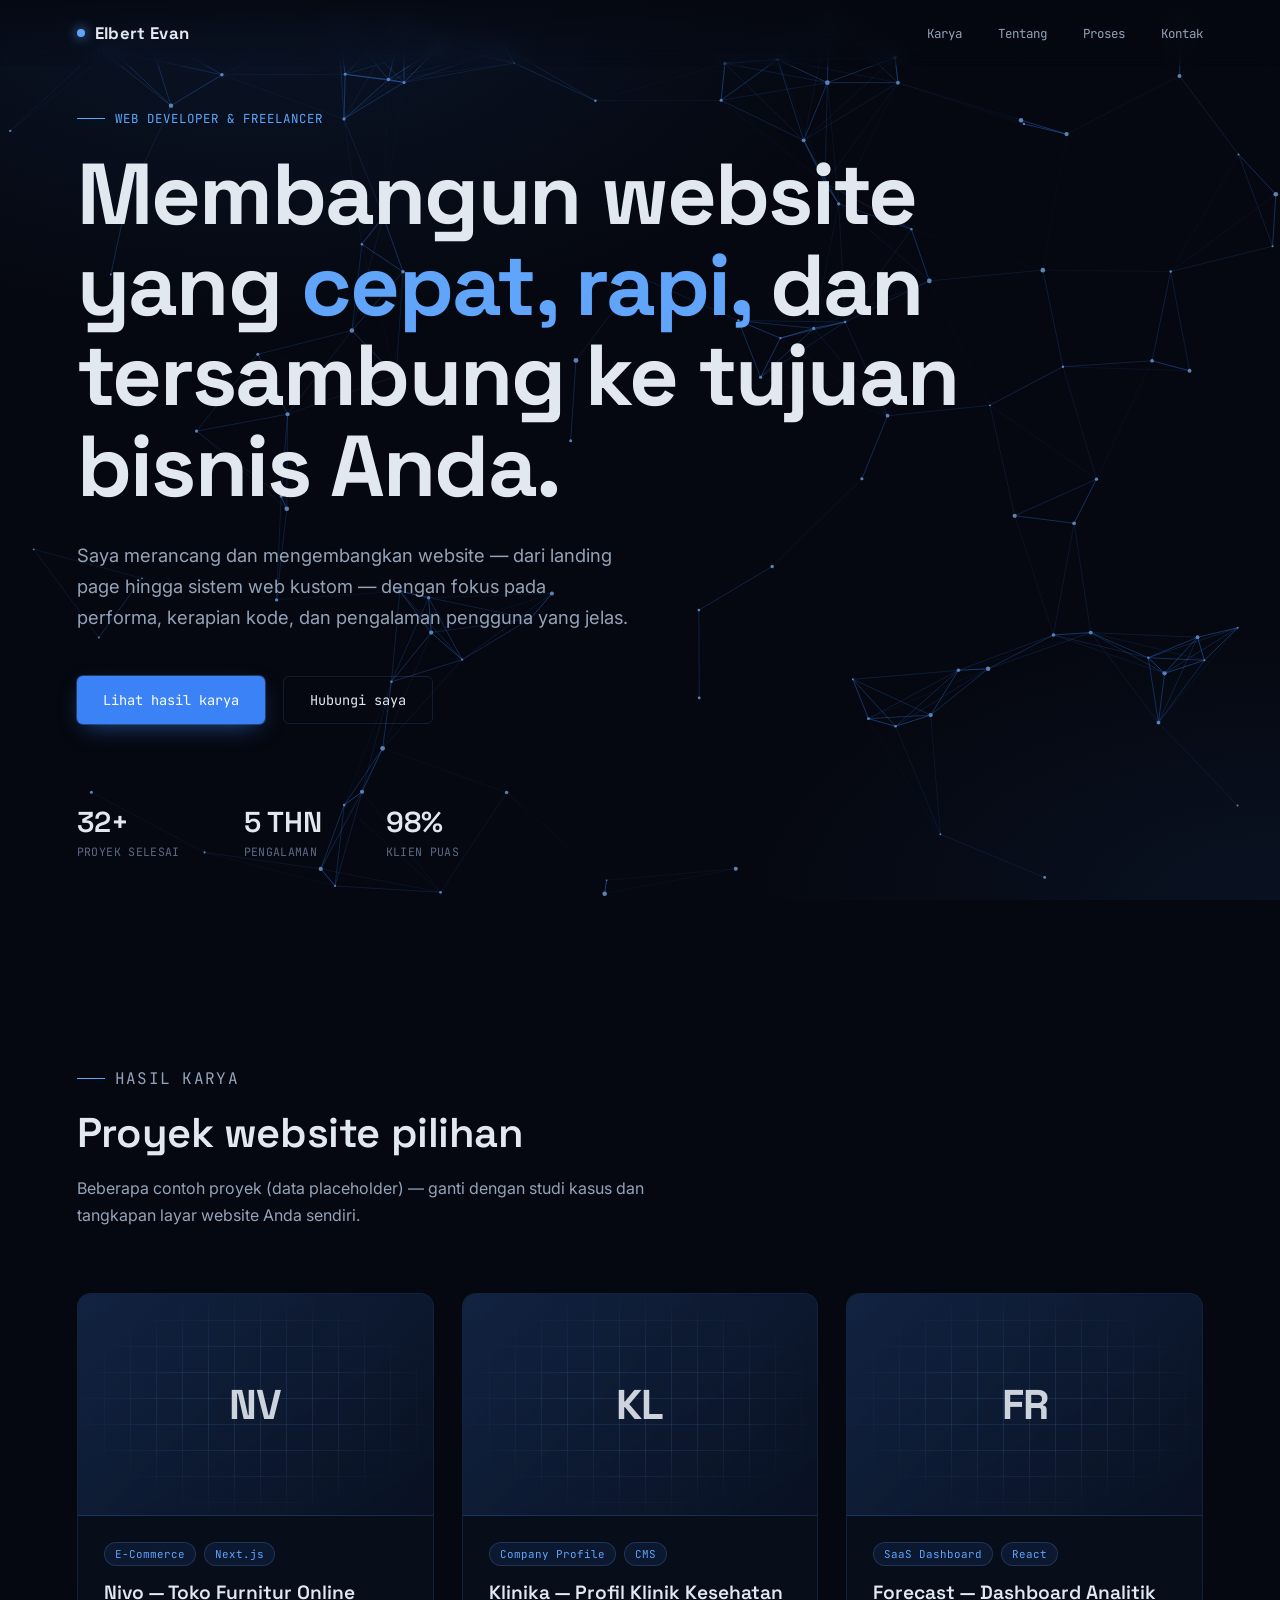
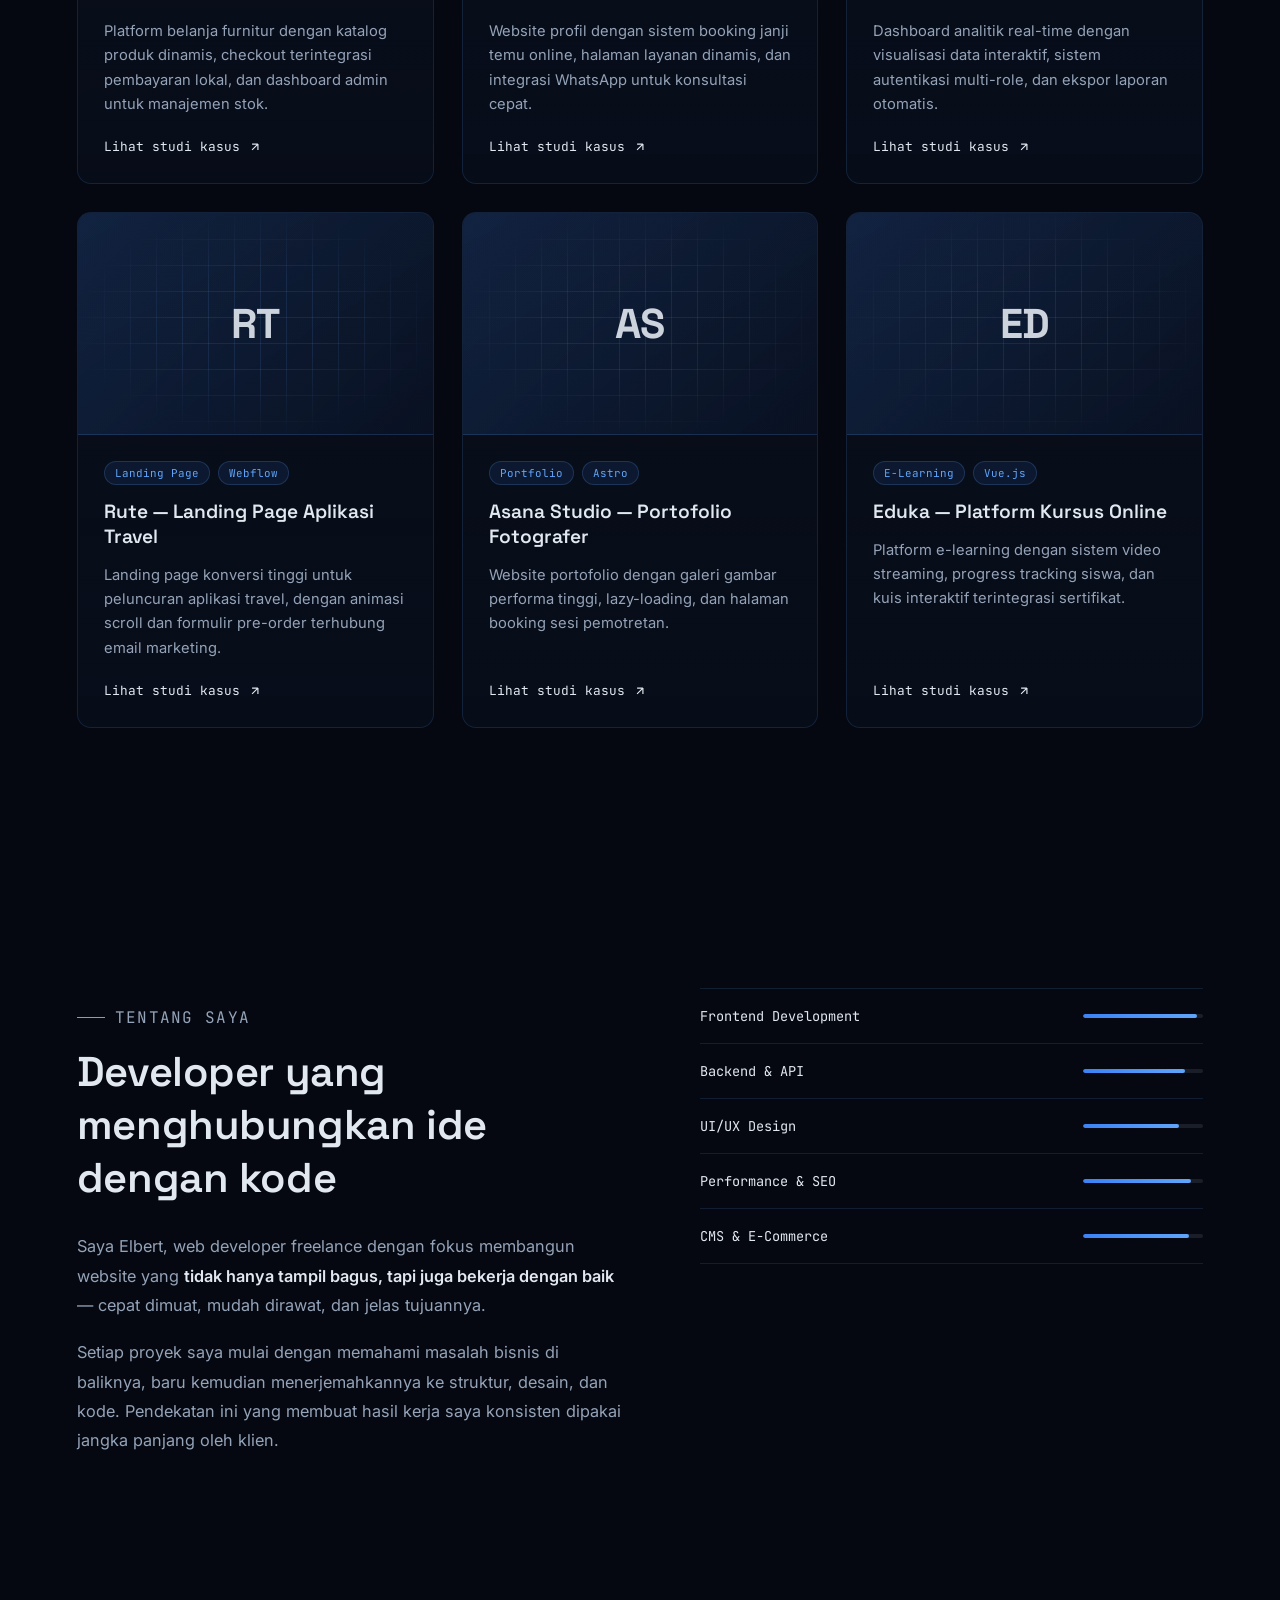
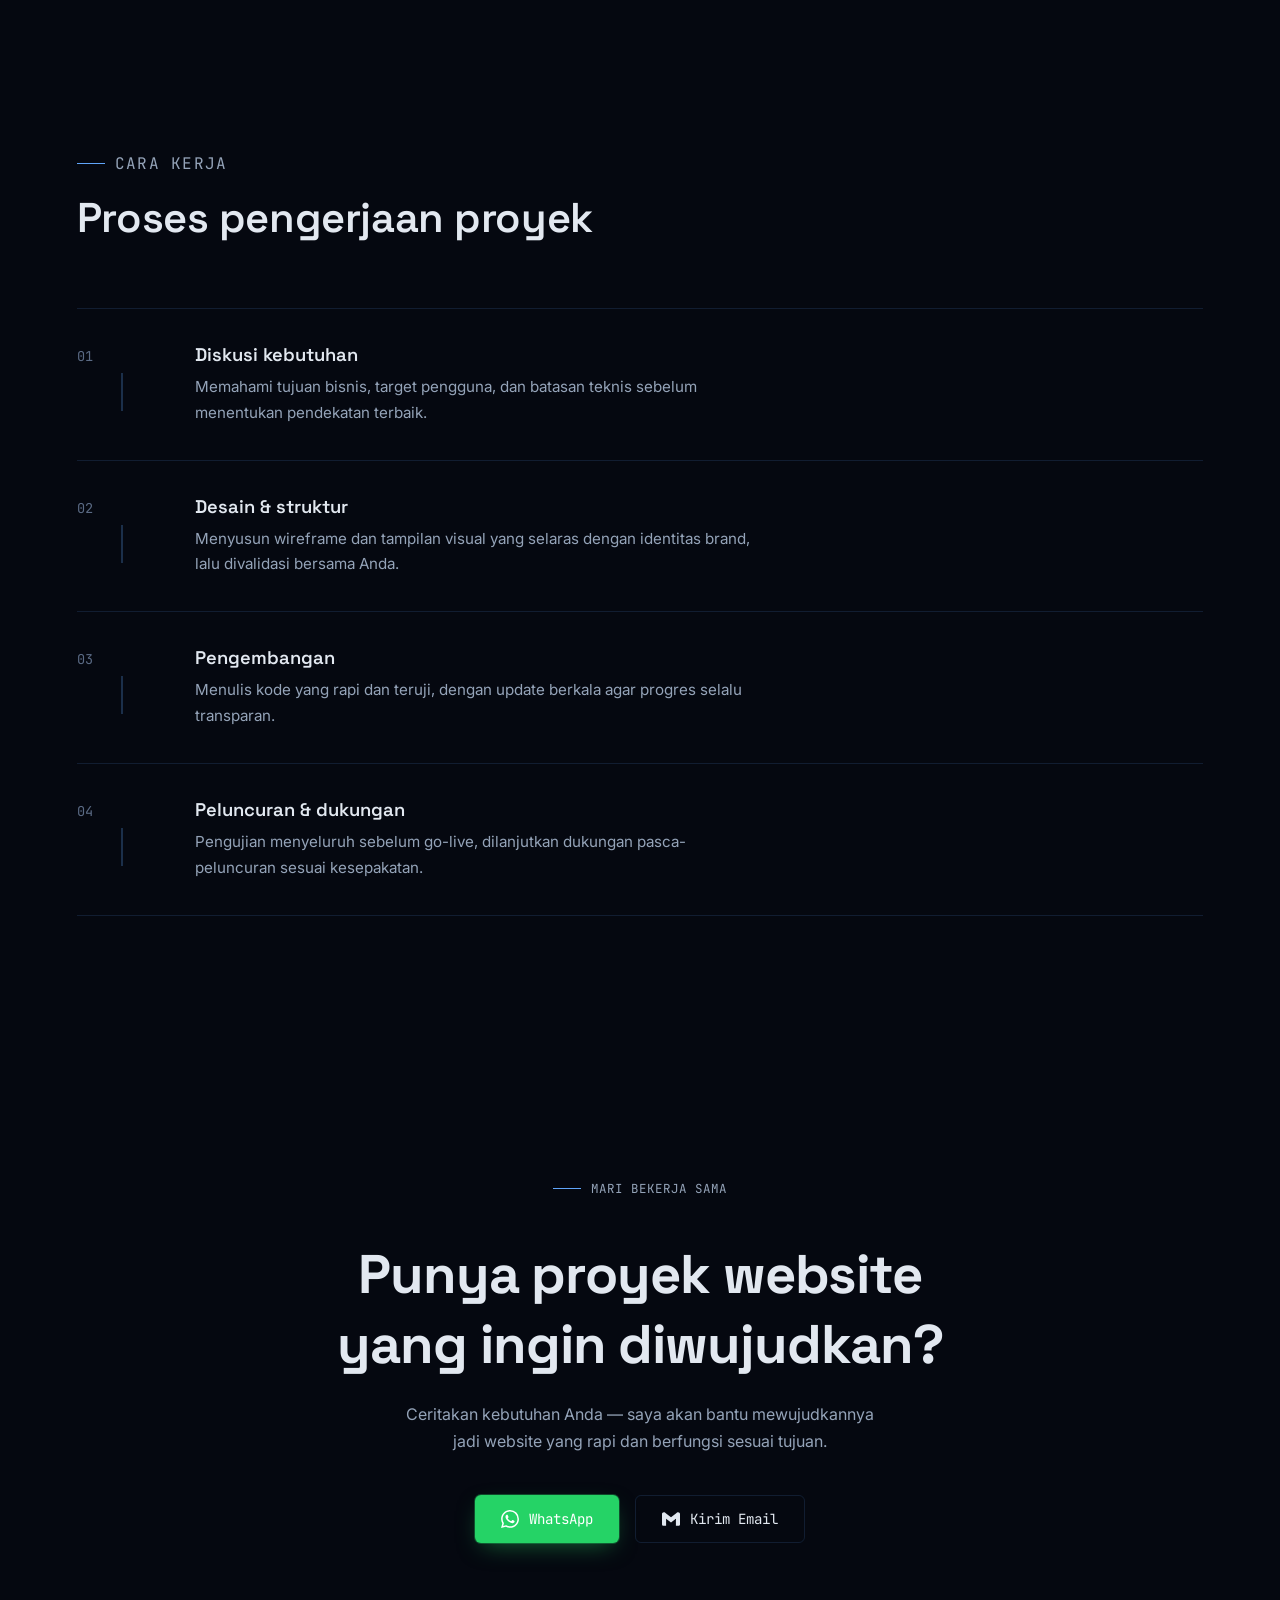
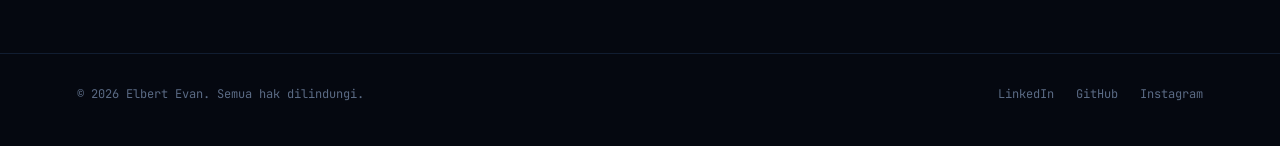
<file: karya-website.html>
<!DOCTYPE html>
<html lang="id">
<head>
<meta charset="UTF-8">
<meta name="viewport" content="width=device-width, initial-scale=1.0">
<title>Elbert Evan — Web Developer</title>
<link rel="preconnect" href="https://fonts.googleapis.com">
<link href="https://fonts.googleapis.com/css2?family=Space+Grotesk:wght@400;500;600;700&family=Inter:wght@400;500;600&family=JetBrains+Mono:wght@400;500&display=swap" rel="stylesheet">
<style>
/* style.css — Stylesheet untuk Elbert Evan — Web Developer Portfolio */

  :root{
    --bg: #050810;
    --panel: #0a1428;
    --panel-border: rgba(96,165,250,0.14);
    --accent: #3b82f6;
    --accent-bright: #60a5fa;
    --text-main: #e2e8f0;
    --text-sub: #94a3b8;
    --text-dim: #5b6b85;
  }

  *{margin:0;padding:0;box-sizing:border-box;}

  html{scroll-behavior:smooth;}

  body{
    background: var(--bg);
    color: var(--text-main);
    font-family: 'Inter', sans-serif;
    overflow-x: hidden;
    max-width: 100vw;
    position: relative;
  }

  @media (prefers-reduced-motion: reduce){
    html{scroll-behavior:auto;}
    *{animation-duration:0.01ms !important; animation-iteration-count:1 !important; transition-duration:0.01ms !important;}
  }

  /* ---------- Particle network background ---------- */
  #particle-bg{
    position: fixed;
    inset: 0;
    width: 100%;
    height: 100%;
    z-index: 0;
    background:
      radial-gradient(ellipse 80% 60% at 20% 0%, rgba(59,130,246,0.10), transparent 60%),
      radial-gradient(ellipse 70% 50% at 100% 100%, rgba(59,130,246,0.08), transparent 60%),
      var(--bg);
  }

  .page{
    position: relative;
    z-index: 1;
  }

  /* ---------- Nav ---------- */
  nav{
    position: fixed;
    top: 0; left: 0; right: 0;
    z-index: 50;
    display: flex;
    align-items: center;
    justify-content: space-between;
    padding: 22px 6vw;
    backdrop-filter: blur(10px);
    background: linear-gradient(to bottom, rgba(5,8,16,0.85), transparent);
  }

  .logo{
    font-family: 'Space Grotesk', sans-serif;
    font-weight: 700;
    font-size: 1.05rem;
    letter-spacing: 0.02em;
    display: flex;
    align-items: center;
    gap: 10px;
  }

  .logo-dot{
    width: 8px; height: 8px;
    border-radius: 50%;
    background: var(--accent-bright);
    box-shadow: 0 0 12px var(--accent-bright);
  }

  .nav-links{
    display: flex;
    gap: 36px;
    font-family: 'JetBrains Mono', monospace;
    font-size: 0.78rem;
    color: var(--text-sub);
  }

  .nav-links a{
    color: var(--text-sub);
    text-decoration: none;
    transition: color 0.25s ease;
    position: relative;
  }
  .nav-links a:hover, .nav-links a:focus-visible{ color: var(--text-main); }
  .nav-links a::after{
    content:"";
    position:absolute; left:0; bottom:-5px;
    width:0; height:1px;
    background: var(--accent-bright);
    transition: width 0.25s ease;
  }
  .nav-links a:hover::after{ width:100%; }

  /* ---------- Mobile hamburger menu ---------- */
  .hamburger{
    display: none;
    flex-direction: column;
    gap: 5px;
    background: none;
    border: none;
    cursor: pointer;
    padding: 4px;
    z-index: 60;
  }
  .hamburger span{
    display: block;
    width: 24px; height: 2px;
    background: var(--text-main);
    border-radius: 2px;
    transition: all 0.3s ease;
  }
  .hamburger.open span:nth-child(1){ transform: translateY(7px) rotate(45deg); }
  .hamburger.open span:nth-child(2){ opacity: 0; }
  .hamburger.open span:nth-child(3){ transform: translateY(-7px) rotate(-45deg); }

  .mobile-menu{
    display: none;
    position: fixed;
    top: 0; left: 0; right: 0;
    z-index: 55;
    background: rgba(5, 8, 16, 0.97);
    backdrop-filter: blur(16px);
    padding: 90px 6vw 40px;
    flex-direction: column;
    gap: 0;
    border-bottom: 1px solid var(--panel-border);
    transform: translateY(-100%);
    transition: transform 0.35s ease;
  }
  .mobile-menu.open{
    transform: translateY(0);
  }
  .mobile-menu a{
    font-family: 'JetBrains Mono', monospace;
    font-size: 1rem;
    color: var(--text-sub);
    text-decoration: none;
    padding: 16px 0;
    border-bottom: 1px solid var(--panel-border);
    transition: color 0.2s ease;
    letter-spacing: 0.05em;
  }
  .mobile-menu a:last-child{ border-bottom: none; }
  .mobile-menu a:hover, .mobile-menu a:focus-visible{ color: var(--accent-bright); }

  .mobile-menu-close{
    position: absolute;
    top: 20px; right: 5vw;
    background: none;
    border: 1px solid var(--panel-border);
    border-radius: 50%;
    width: 40px; height: 40px;
    display: flex;
    align-items: center;
    justify-content: center;
    cursor: pointer;
    color: var(--text-sub);
    transition: color 0.2s ease, border-color 0.2s ease;
  }
  .mobile-menu-close:hover{ color: var(--accent-bright); border-color: var(--accent-bright); }

  @media (max-width: 760px){
    .nav-links{ display:none; }
    nav{ padding: 18px 5vw; }
    .hamburger{ display: flex; }
    .mobile-menu{ display: flex; }
  }

  /* ---------- Hero ---------- */
  .hero{
    min-height: 100svh;
    display: flex;
    flex-direction: column;
    justify-content: center;
    padding: 110px 6vw 60px;
    position: relative;
  }

  @media (max-width: 760px){
    .hero{
      padding-top: 160px;
      justify-content: flex-start;
    }
  }

  .eyebrow{
    font-family: 'JetBrains Mono', monospace;
    font-size: 0.78rem;
    color: var(--accent-bright);
    letter-spacing: 0.08em;
    margin-bottom: 22px;
    display: flex;
    align-items: center;
    gap: 10px;
    opacity: 0;
    animation: fadeUp 0.7s ease forwards 0.1s;
  }

  .eyebrow::before{
    content:"";
    width: 28px; height: 1px;
    background: var(--accent-bright);
  }

  .hero h1{
    font-family: 'Space Grotesk', sans-serif;
    font-weight: 700;
    font-size: clamp(2.4rem, 7vw, 5.4rem);
    line-height: 1.05;
    letter-spacing: -0.02em;
    max-width: 16ch;
    opacity: 0;
    animation: fadeUp 0.8s ease forwards 0.25s;
  }

  .hero h1 .accent{
    color: var(--accent-bright);
    font-style: normal;
  }

  .hero-sub{
    margin-top: 28px;
    font-size: clamp(1rem, 1.6vw, 1.15rem);
    color: var(--text-sub);
    max-width: 46ch;
    line-height: 1.7;
    opacity: 0;
    animation: fadeUp 0.8s ease forwards 0.4s;
  }

  .hero-actions{
    margin-top: 42px;
    display: flex;
    gap: 18px;
    flex-wrap: wrap;
    opacity: 0;
    animation: fadeUp 0.8s ease forwards 0.55s;
  }

  .btn{
    font-family: 'JetBrains Mono', monospace;
    font-size: 0.85rem;
    padding: 14px 26px;
    border-radius: 6px;
    text-decoration: none;
    transition: all 0.25s ease;
    display: inline-flex;
    align-items: center;
    gap: 10px;
  }

  .btn-primary{
    background: var(--accent);
    color: #fff;
    box-shadow: 0 0 0 1px rgba(96,165,250,0.3), 0 8px 24px -8px rgba(59,130,246,0.6);
  }
  .btn-primary:hover, .btn-primary:focus-visible{
    background: var(--accent-bright);
    transform: translateY(-2px);
    box-shadow: 0 0 0 1px rgba(96,165,250,0.5), 0 12px 28px -8px rgba(59,130,246,0.8);
  }

  .btn-ghost{
    color: var(--text-main);
    border: 1px solid var(--panel-border);
  }
  .btn-ghost:hover, .btn-ghost:focus-visible{
    border-color: var(--accent-bright);
    color: var(--accent-bright);
  }

  a:focus-visible, button:focus-visible{
    outline: 2px solid var(--accent-bright);
    outline-offset: 3px;
  }

  .stats-row{
    margin-top: 80px;
    display: flex;
    gap: clamp(28px, 5vw, 64px);
    flex-wrap: wrap;
    opacity: 0;
    animation: fadeUp 0.8s ease forwards 0.7s;
  }

  .stat-num{
    font-family: 'Space Grotesk', sans-serif;
    font-weight: 600;
    font-size: 1.8rem;
    color: var(--text-main);
  }
  .stat-label{
    font-family: 'JetBrains Mono', monospace;
    font-size: 0.72rem;
    color: var(--text-dim);
    margin-top: 4px;
    letter-spacing: 0.03em;
  }

  @keyframes fadeUp{
    from{ opacity:0; transform: translateY(16px); }
    to{ opacity:1; transform: translateY(0); }
  }

  /* ---------- Section shared ---------- */
  section{
    padding: 130px 6vw;
    position: relative;
  }

  .section-head{
    margin-bottom: 64px;
    max-width: 60ch;
  }

  .section-eyebrow{
    font-family: 'JetBrains Mono', monospace;
    font-size: 0.78rem;
    color: var(--accent-bright);
    letter-spacing: 0.08em;
    margin-bottom: 14px;
  }

  .section-head h2{
    font-family: 'Space Grotesk', sans-serif;
    font-weight: 600;
    font-size: clamp(1.8rem, 3.4vw, 2.6rem);
    letter-spacing: -0.01em;
  }

  .section-head p{
    margin-top: 16px;
    color: var(--text-sub);
    line-height: 1.7;
    font-size: 1rem;
  }

  /* ---------- Work grid ---------- */
  .work-grid{
    display: grid;
    grid-template-columns: repeat(auto-fit, minmax(320px, 1fr));
    gap: 28px;
  }

  .work-card{
    background: linear-gradient(180deg, rgba(96,165,250,0.04), rgba(10,20,40,0.4));
    border: 1px solid var(--panel-border);
    border-radius: 14px;
    overflow: hidden;
    transition: transform 0.35s ease, border-color 0.35s ease, box-shadow 0.35s ease;
    display: flex;
    flex-direction: column;
  }

  .work-card:hover{
    transform: translateY(-6px);
    border-color: rgba(96,165,250,0.4);
    box-shadow: 0 20px 40px -20px rgba(59,130,246,0.35);
  }

  .work-thumb{
    aspect-ratio: 16/10;
    position: relative;
    display: flex;
    align-items: center;
    justify-content: center;
    border-bottom: 1px solid var(--panel-border);
    overflow: hidden;
  }

  .work-thumb-mono{
    font-family: 'Space Grotesk', sans-serif;
    font-weight: 700;
    font-size: 2.6rem;
    letter-spacing: -0.02em;
    opacity: 0.9;
    z-index: 1;
  }

  .work-thumb::before{
    content:"";
    position: absolute;
    inset: 0;
    background-image:
      linear-gradient(rgba(96,165,250,0.12) 1px, transparent 1px),
      linear-gradient(90deg, rgba(96,165,250,0.12) 1px, transparent 1px);
    background-size: 26px 26px;
    mask-image: radial-gradient(ellipse at center, black 30%, transparent 75%);
  }

  .work-body{
    padding: 26px 26px 28px;
    display: flex;
    flex-direction: column;
    gap: 14px;
    flex: 1;
  }

  .work-tags{
    display: flex;
    gap: 8px;
    flex-wrap: wrap;
  }

  .work-tag{
    font-family: 'JetBrains Mono', monospace;
    font-size: 0.68rem;
    color: var(--accent-bright);
    background: rgba(59,130,246,0.1);
    border: 1px solid rgba(96,165,250,0.2);
    padding: 4px 10px;
    border-radius: 100px;
  }

  .work-title{
    font-family: 'Space Grotesk', sans-serif;
    font-size: 1.2rem;
    font-weight: 600;
  }

  .work-desc{
    color: var(--text-sub);
    font-size: 0.92rem;
    line-height: 1.65;
  }

  .work-link{
    margin-top: auto;
    padding-top: 8px;
    font-family: 'JetBrains Mono', monospace;
    font-size: 0.8rem;
    color: var(--text-main);
    text-decoration: none;
    display: inline-flex;
    align-items: center;
    gap: 8px;
  }
  .work-link svg{ transition: transform 0.25s ease; }
  .work-card:hover .work-link svg{ transform: translate(3px,-3px); }

  /* ---------- About / skills ---------- */
  .about-grid{
    display: grid;
    grid-template-columns: 1.1fr 1fr;
    gap: 70px;
    align-items: start;
  }

  @media (max-width: 860px){
    .about-grid{ grid-template-columns: 1fr; gap: 48px; }
  }

  .about-text p{
    color: var(--text-sub);
    line-height: 1.8;
    font-size: 1.02rem;
    margin-bottom: 18px;
  }

  .about-text strong{ color: var(--text-main); font-weight: 600; }

  .skill-list{
    display: flex;
    flex-direction: column;
    gap: 0;
  }

  .skill-row{
    display: flex;
    justify-content: space-between;
    align-items: center;
    padding: 18px 0;
    border-bottom: 1px solid var(--panel-border);
    font-family: 'JetBrains Mono', monospace;
    font-size: 0.85rem;
  }
  .skill-row:first-child{ border-top: 1px solid var(--panel-border); }

  .skill-name{ color: var(--text-main); }
  .skill-bar-wrap{
    width: 120px;
    height: 4px;
    background: rgba(148,163,184,0.15);
    border-radius: 4px;
    overflow: hidden;
  }
  .skill-bar{
    height: 100%;
    background: linear-gradient(90deg, var(--accent), var(--accent-bright));
    border-radius: 4px;
    width: 0%;
    transition: width 1.2s cubic-bezier(0.16,1,0.3,1);
  }

  /* ---------- Process ---------- */
  .process-list{
    display: flex;
    flex-direction: column;
  }

  .process-item{
    display: grid;
    grid-template-columns: 90px 1fr;
    gap: 28px;
    padding: 34px 0;
    border-top: 1px solid var(--panel-border);
  }
  .process-item:last-child{ border-bottom: 1px solid var(--panel-border); }

  .process-num{
    font-family: 'JetBrains Mono', monospace;
    color: var(--text-dim);
    font-size: 0.85rem;
    padding-top: 4px;
  }

  .process-item h3{
    font-family: 'Space Grotesk', sans-serif;
    font-size: 1.15rem;
    font-weight: 600;
    margin-bottom: 8px;
  }

  .process-item p{
    color: var(--text-sub);
    line-height: 1.7;
    max-width: 56ch;
    font-size: 0.95rem;
  }

  /* ---------- Contact ---------- */
  .contact-section{
    text-align: center;
    padding-top: 110px;
    padding-bottom: 110px;
  }

  .contact-section h2{
    font-family: 'Space Grotesk', sans-serif;
    font-weight: 700;
    font-size: clamp(2rem, 5vw, 3.4rem);
    max-width: 18ch;
    margin: 0 auto;
    letter-spacing: -0.02em;
  }

  .contact-section p{
    color: var(--text-sub);
    margin: 22px auto 40px;
    max-width: 48ch;
    line-height: 1.7;
  }

  .contact-buttons{
    display: flex;
    gap: 16px;
    justify-content: center;
    flex-wrap: wrap;
    margin-top: 8px;
  }

  .contact-btn{
    font-family: 'JetBrains Mono', monospace;
    font-size: 0.88rem;
    padding: 14px 26px;
    border-radius: 6px;
    text-decoration: none;
    display: inline-flex;
    align-items: center;
    gap: 10px;
    transition: all 0.25s ease;
  }

  .contact-btn-wa{
    background: #25D366;
    color: #fff;
    box-shadow: 0 0 0 1px rgba(37,211,102,0.3), 0 8px 24px -8px rgba(37,211,102,0.5);
  }
  .contact-btn-wa:hover{
    background: #1ebe5a;
    transform: translateY(-2px);
    box-shadow: 0 0 0 1px rgba(37,211,102,0.5), 0 12px 28px -8px rgba(37,211,102,0.7);
  }

  .contact-btn-gmail{
    background: none;
    color: var(--text-main);
    border: 1px solid var(--panel-border);
  }
  .contact-btn-gmail:hover{
    border-color: #EA4335;
    color: #EA4335;
    transform: translateY(-2px);
  }

  footer{
    padding: 32px 6vw 44px;
    display: flex;
    justify-content: space-between;
    align-items: center;
    flex-wrap: wrap;
    gap: 14px;
    border-top: 1px solid var(--panel-border);
    font-family: 'JetBrains Mono', monospace;
    font-size: 0.75rem;
    color: var(--text-dim);
  }

  footer .foot-links{ display:flex; gap: 22px; }
  footer a{ color: var(--text-dim); text-decoration:none; transition: color 0.2s ease; }
  footer a:hover{ color: var(--text-sub); }

  .reveal{
    opacity: 0;
    transform: translateY(24px);
    transition: opacity 0.7s ease, transform 0.7s ease;
  }
  .reveal.is-visible{
    opacity: 1;
    transform: translateY(0);
  }

  /* ---------- Responsive: tablet ---------- */
  @media (max-width: 860px){
    section{ padding: 90px 6vw; }

    .stats-row{ margin-top: 56px; gap: 32px; }

    .work-grid{ grid-template-columns: 1fr; }
  }

  /* ---------- Responsive: mobile ---------- */
  @media (max-width: 640px){
    html, body{ overflow-x: hidden; max-width: 100vw; }

    nav{ padding: 16px 5vw; }

    .logo{ font-size: 0.95rem; }

    .hero{
      padding: 100px 5.5vw 50px;
      min-height: auto;
      padding-top: calc(100px + env(safe-area-inset-top, 0px));
    }

    .eyebrow{
      font-size: 0.68rem;
      margin-bottom: 16px;
    }

    .hero h1{
      font-size: clamp(2rem, 9vw, 2.6rem);
      max-width: 100%;
      line-height: 1.15;
    }

    .hero-sub{
      margin-top: 20px;
      font-size: 0.95rem;
      max-width: 100%;
    }

    .hero-actions{
      margin-top: 30px;
      gap: 12px;
    }

    .btn{
      font-size: 0.8rem;
      padding: 13px 22px;
      flex: 1 1 auto;
      justify-content: center;
    }

    .stats-row{
      margin-top: 44px;
      gap: 24px;
      width: 100%;
    }

    .stat-num{ font-size: 1.4rem; }
    .stat-label{ font-size: 0.62rem; }

    section{ padding: 64px 5.5vw; }

    .section-head{ margin-bottom: 40px; }

    .section-head h2{ font-size: clamp(1.5rem, 6.5vw, 1.9rem); }

    .section-head p{ font-size: 0.92rem; }

    .work-grid{ gap: 18px; }

    .work-body{ padding: 20px 20px 22px; gap: 12px; }

    .work-title{ font-size: 1.08rem; }

    .work-desc{ font-size: 0.88rem; }

    .about-grid{ gap: 36px; }

    .about-text p{ font-size: 0.95rem; line-height: 1.7; }

    .skill-row{
      font-size: 0.8rem;
      padding: 14px 0;
    }

    .skill-bar-wrap{ width: 92px; }

    .process-item{
      grid-template-columns: 48px 1fr;
      gap: 16px;
      padding: 24px 0;
    }

    .process-item h3{ font-size: 1.05rem; }

    .process-item p{ font-size: 0.9rem; }

    .contact-section{
      padding-top: 70px;
      padding-bottom: 70px;
    }

    .contact-section h2{ font-size: clamp(1.6rem, 8vw, 2.1rem); }

    .contact-section p{ font-size: 0.92rem; margin: 16px auto 30px; }

    .contact-email{ font-size: clamp(1.1rem, 6vw, 1.4rem); word-break: break-word; }

    footer{
      padding: 26px 5.5vw 34px;
      flex-direction: column;
      align-items: flex-start;
      gap: 14px;
      font-size: 0.7rem;
    }

    footer .foot-links{ gap: 18px; }
  }

  /* ---------- Responsive: mobile kecil ---------- */
  @media (max-width: 380px){
    .hero h1{ font-size: 1.85rem; }

    .hero-actions{ flex-direction: column; }

    .stats-row{ gap: 18px; }

    .process-item{ grid-template-columns: 40px 1fr; }
  }

  /* ---------- Animasi tambahan ---------- */

  #scroll-progress-bar{
    position: fixed;
    top: 0; left: 0;
    height: 3px;
    width: 0%;
    background: linear-gradient(90deg, var(--accent), var(--accent-bright));
    z-index: 999;
    transition: width 0.1s linear;
  }

  @keyframes dotPulse{
    0%, 100%{ box-shadow: 0 0 12px var(--accent-bright); transform: scale(1); }
    50%{ box-shadow: 0 0 20px 4px var(--accent-bright); transform: scale(1.15); }
  }
  .logo-dot{ animation: dotPulse 2.4s ease-in-out infinite; }

  .section-eyebrow{
    display: inline-flex;
    align-items: center;
    gap: 10px;
  }
  .section-eyebrow::before{
    content:"";
    width: 0;
    height: 1px;
    background: var(--accent-bright);
    transition: width 0.6s cubic-bezier(0.16,1,0.3,1);
  }
  .section-eyebrow.is-visible::before{ width: 28px; }

  .process-item{ position: relative; }
  .process-num{ position: relative; }
  .process-num::after{
    content:"";
    position: absolute;
    left: 50%;
    top: 30px;
    width: 1px;
    height: 0;
    background: var(--accent-bright);
    opacity: 0.5;
    transform: translateX(-50%);
    transition: height 0.6s ease 0.15s;
  }
  .process-item.is-visible .process-num::after{ height: 38px; }

  #back-to-top{
    position: fixed;
    right: 28px;
    bottom: 28px;
    width: 44px;
    height: 44px;
    border-radius: 50%;
    background: var(--accent);
    color: #fff;
    border: none;
    display: flex;
    align-items: center;
    justify-content: center;
    font-size: 1.1rem;
    cursor: pointer;
    box-shadow: 0 0 0 1px rgba(96,165,250,0.3), 0 8px 24px -8px rgba(59,130,246,0.6);
    opacity: 0;
    transform: translateY(12px);
    pointer-events: none;
    transition: opacity 0.3s ease, transform 0.3s ease, background 0.25s ease;
    z-index: 60;
  }
  #back-to-top.show{
    opacity: 1;
    transform: translateY(0);
    pointer-events: auto;
  }
  #back-to-top:hover{
    background: var(--accent-bright);
    transform: translateY(-3px);
  }
  @media (max-width: 640px){
    #back-to-top{ right: 18px; bottom: 18px; width: 40px; height: 40px; }
  }

</style>
</head>
<body>

<div id="scroll-progress-bar"></div>
<canvas id="particle-bg"></canvas>

<div class="page">

  <nav>
    <div class="logo"><span class="logo-dot"></span>Elbert Evan</div>
    <div class="nav-links">
      <a href="#work">Karya</a>
      <a href="#about">Tentang</a>
      <a href="#process">Proses</a>
      <a href="#contact">Kontak</a>
    </div>
    <button class="hamburger" id="hamburger" aria-label="Buka menu" aria-expanded="false">
      <span></span>
      <span></span>
      <span></span>
    </button>
  </nav>

  <div class="mobile-menu" id="mobile-menu">
    <button class="mobile-menu-close" id="mobile-menu-close" aria-label="Tutup menu">
      <svg width="18" height="18" viewBox="0 0 24 24" fill="none" stroke="currentColor" stroke-width="2" stroke-linecap="round"><line x1="18" y1="6" x2="6" y2="18"/><line x1="6" y1="6" x2="18" y2="18"/></svg>
    </button>
    <a href="#work" class="mobile-nav-link">Karya</a>
    <a href="#about" class="mobile-nav-link">Tentang</a>
    <a href="#process" class="mobile-nav-link">Proses</a>
    <a href="#contact" class="mobile-nav-link">Kontak</a>
  </div>

  <header class="hero">
    <p class="eyebrow">WEB DEVELOPER &amp; FREELANCER</p>
    <h1>Membangun website yang <i class="accent">cepat, rapi,</i> dan tersambung ke tujuan bisnis Anda.</h1>
    <p class="hero-sub">Saya merancang dan mengembangkan website — dari landing page hingga sistem web kustom — dengan fokus pada performa, kerapian kode, dan pengalaman pengguna yang jelas.</p>
    <div class="hero-actions">
      <a href="#work" class="btn btn-primary">Lihat hasil karya</a>
      <a href="#contact" class="btn btn-ghost">Hubungi saya</a>
    </div>
    <div class="stats-row">
      <div>
        <div class="stat-num">32+</div>
        <div class="stat-label">PROYEK SELESAI</div>
      </div>
      <div>
        <div class="stat-num">5 THN</div>
        <div class="stat-label">PENGALAMAN</div>
      </div>
      <div>
        <div class="stat-num">98%</div>
        <div class="stat-label">KLIEN PUAS</div>
      </div>
    </div>
  </header>

  <section id="work">
    <div class="section-head reveal">
      <p class="section-eyebrow">HASIL KARYA</p>
      <h2>Proyek website pilihan</h2>
      <p>Beberapa contoh proyek (data placeholder) — ganti dengan studi kasus dan tangkapan layar website Anda sendiri.</p>
    </div>

    <div class="work-grid">

      <article class="work-card reveal">
        <div class="work-thumb" style="background:linear-gradient(135deg, rgba(59,130,246,0.18), rgba(10,20,40,0.6));">
          <span class="work-thumb-mono">NV</span>
        </div>
        <div class="work-body">
          <div class="work-tags">
            <span class="work-tag">E-Commerce</span>
            <span class="work-tag">Next.js</span>
          </div>
          <h3 class="work-title">Nivo — Toko Furnitur Online</h3>
          <p class="work-desc">Platform belanja furnitur dengan katalog produk dinamis, checkout terintegrasi pembayaran lokal, dan dashboard admin untuk manajemen stok.</p>
          <a href="#" class="work-link">Lihat studi kasus
            <svg width="14" height="14" viewBox="0 0 24 24" fill="none" stroke="currentColor" stroke-width="2"><path d="M7 17L17 7M17 7H7M17 7V17"/></svg>
          </a>
        </div>
      </article>

      <article class="work-card reveal">
        <div class="work-thumb" style="background:linear-gradient(135deg, rgba(59,130,246,0.18), rgba(10,20,40,0.6));">
          <span class="work-thumb-mono">KL</span>
        </div>
        <div class="work-body">
          <div class="work-tags">
            <span class="work-tag">Company Profile</span>
            <span class="work-tag">CMS</span>
          </div>
          <h3 class="work-title">Klinika — Profil Klinik Kesehatan</h3>
          <p class="work-desc">Website profil dengan sistem booking janji temu online, halaman layanan dinamis, dan integrasi WhatsApp untuk konsultasi cepat.</p>
          <a href="#" class="work-link">Lihat studi kasus
            <svg width="14" height="14" viewBox="0 0 24 24" fill="none" stroke="currentColor" stroke-width="2"><path d="M7 17L17 7M17 7H7M17 7V17"/></svg>
          </a>
        </div>
      </article>

      <article class="work-card reveal">
        <div class="work-thumb" style="background:linear-gradient(135deg, rgba(59,130,246,0.18), rgba(10,20,40,0.6));">
          <span class="work-thumb-mono">FR</span>
        </div>
        <div class="work-body">
          <div class="work-tags">
            <span class="work-tag">SaaS Dashboard</span>
            <span class="work-tag">React</span>
          </div>
          <h3 class="work-title">Forecast — Dashboard Analitik</h3>
          <p class="work-desc">Dashboard analitik real-time dengan visualisasi data interaktif, sistem autentikasi multi-role, dan ekspor laporan otomatis.</p>
          <a href="#" class="work-link">Lihat studi kasus
            <svg width="14" height="14" viewBox="0 0 24 24" fill="none" stroke="currentColor" stroke-width="2"><path d="M7 17L17 7M17 7H7M17 7V17"/></svg>
          </a>
        </div>
      </article>

      <article class="work-card reveal">
        <div class="work-thumb" style="background:linear-gradient(135deg, rgba(59,130,246,0.18), rgba(10,20,40,0.6));">
          <span class="work-thumb-mono">RT</span>
        </div>
        <div class="work-body">
          <div class="work-tags">
            <span class="work-tag">Landing Page</span>
            <span class="work-tag">Webflow</span>
          </div>
          <h3 class="work-title">Rute — Landing Page Aplikasi Travel</h3>
          <p class="work-desc">Landing page konversi tinggi untuk peluncuran aplikasi travel, dengan animasi scroll dan formulir pre-order terhubung email marketing.</p>
          <a href="#" class="work-link">Lihat studi kasus
            <svg width="14" height="14" viewBox="0 0 24 24" fill="none" stroke="currentColor" stroke-width="2"><path d="M7 17L17 7M17 7H7M17 7V17"/></svg>
          </a>
        </div>
      </article>

      <article class="work-card reveal">
        <div class="work-thumb" style="background:linear-gradient(135deg, rgba(59,130,246,0.18), rgba(10,20,40,0.6));">
          <span class="work-thumb-mono">AS</span>
        </div>
        <div class="work-body">
          <div class="work-tags">
            <span class="work-tag">Portfolio</span>
            <span class="work-tag">Astro</span>
          </div>
          <h3 class="work-title">Asana Studio — Portofolio Fotografer</h3>
          <p class="work-desc">Website portofolio dengan galeri gambar performa tinggi, lazy-loading, dan halaman booking sesi pemotretan.</p>
          <a href="#" class="work-link">Lihat studi kasus
            <svg width="14" height="14" viewBox="0 0 24 24" fill="none" stroke="currentColor" stroke-width="2"><path d="M7 17L17 7M17 7H7M17 7V17"/></svg>
          </a>
        </div>
      </article>

      <article class="work-card reveal">
        <div class="work-thumb" style="background:linear-gradient(135deg, rgba(59,130,246,0.18), rgba(10,20,40,0.6));">
          <span class="work-thumb-mono">ED</span>
        </div>
        <div class="work-body">
          <div class="work-tags">
            <span class="work-tag">E-Learning</span>
            <span class="work-tag">Vue.js</span>
          </div>
          <h3 class="work-title">Eduka — Platform Kursus Online</h3>
          <p class="work-desc">Platform e-learning dengan sistem video streaming, progress tracking siswa, dan kuis interaktif terintegrasi sertifikat.</p>
          <a href="#" class="work-link">Lihat studi kasus
            <svg width="14" height="14" viewBox="0 0 24 24" fill="none" stroke="currentColor" stroke-width="2"><path d="M7 17L17 7M17 7H7M17 7V17"/></svg>
          </a>
        </div>
      </article>

    </div>
  </section>

  <section id="about">
    <div class="about-grid">
      <div>
        <div class="section-head reveal" style="margin-bottom:28px;">
          <p class="section-eyebrow">TENTANG SAYA</p>
          <h2>Developer yang menghubungkan ide dengan kode</h2>
        </div>
        <div class="about-text reveal">
          <p>Saya Elbert, web developer freelance dengan fokus membangun website yang <strong>tidak hanya tampil bagus, tapi juga bekerja dengan baik</strong> — cepat dimuat, mudah dirawat, dan jelas tujuannya.</p>
          <p>Setiap proyek saya mulai dengan memahami masalah bisnis di baliknya, baru kemudian menerjemahkannya ke struktur, desain, dan kode. Pendekatan ini yang membuat hasil kerja saya konsisten dipakai jangka panjang oleh klien.</p>
        </div>
      </div>
      <div class="skill-list reveal">
        <div class="skill-row">
          <span class="skill-name">Frontend Development</span>
          <div class="skill-bar-wrap"><div class="skill-bar" data-level="95"></div></div>
        </div>
        <div class="skill-row">
          <span class="skill-name">Backend &amp; API</span>
          <div class="skill-bar-wrap"><div class="skill-bar" data-level="85"></div></div>
        </div>
        <div class="skill-row">
          <span class="skill-name">UI/UX Design</span>
          <div class="skill-bar-wrap"><div class="skill-bar" data-level="80"></div></div>
        </div>
        <div class="skill-row">
          <span class="skill-name">Performance &amp; SEO</span>
          <div class="skill-bar-wrap"><div class="skill-bar" data-level="90"></div></div>
        </div>
        <div class="skill-row">
          <span class="skill-name">CMS &amp; E-Commerce</span>
          <div class="skill-bar-wrap"><div class="skill-bar" data-level="88"></div></div>
        </div>
      </div>
    </div>
  </section>

  <section id="process">
    <div class="section-head reveal">
      <p class="section-eyebrow">CARA KERJA</p>
      <h2>Proses pengerjaan proyek</h2>
    </div>
    <div class="process-list">
      <div class="process-item reveal">
        <div class="process-num">01</div>
        <div>
          <h3>Diskusi kebutuhan</h3>
          <p>Memahami tujuan bisnis, target pengguna, dan batasan teknis sebelum menentukan pendekatan terbaik.</p>
        </div>
      </div>
      <div class="process-item reveal">
        <div class="process-num">02</div>
        <div>
          <h3>Desain &amp; struktur</h3>
          <p>Menyusun wireframe dan tampilan visual yang selaras dengan identitas brand, lalu divalidasi bersama Anda.</p>
        </div>
      </div>
      <div class="process-item reveal">
        <div class="process-num">03</div>
        <div>
          <h3>Pengembangan</h3>
          <p>Menulis kode yang rapi dan teruji, dengan update berkala agar progres selalu transparan.</p>
        </div>
      </div>
      <div class="process-item reveal">
        <div class="process-num">04</div>
        <div>
          <h3>Peluncuran &amp; dukungan</h3>
          <p>Pengujian menyeluruh sebelum go-live, dilanjutkan dukungan pasca-peluncuran sesuai kesepakatan.</p>
        </div>
      </div>
    </div>
  </section>

  <section id="contact" class="contact-section">
    <p class="section-eyebrow" style="justify-content:center; display:flex;">MARI BEKERJA SAMA</p>
    <h2>Punya proyek website yang ingin diwujudkan?</h2>
    <p>Ceritakan kebutuhan Anda — saya akan bantu mewujudkannya jadi website yang rapi dan berfungsi sesuai tujuan.</p>
    <div class="contact-buttons">
      <a href="https://wa.me/6285190666158" target="_blank" rel="noopener noreferrer" class="contact-btn contact-btn-wa">
        <svg width="18" height="18" viewBox="0 0 24 24" fill="currentColor"><path d="M17.472 14.382c-.297-.149-1.758-.867-2.03-.967-.273-.099-.471-.148-.67.15-.197.297-.767.966-.94 1.164-.173.199-.347.223-.644.075-.297-.15-1.255-.463-2.39-1.475-.883-.788-1.48-1.761-1.653-2.059-.173-.297-.018-.458.13-.606.134-.133.298-.347.446-.52.149-.174.198-.298.298-.497.099-.198.05-.371-.025-.52-.075-.149-.669-1.612-.916-2.207-.242-.579-.487-.5-.669-.51-.173-.008-.371-.01-.57-.01-.198 0-.52.074-.792.372-.272.297-1.04 1.016-1.04 2.479 0 1.462 1.065 2.875 1.213 3.074.149.198 2.096 3.2 5.077 4.487.709.306 1.262.489 1.694.625.712.227 1.36.195 1.871.118.571-.085 1.758-.719 2.006-1.413.248-.694.248-1.289.173-1.413-.074-.124-.272-.198-.57-.347m-5.421 7.403h-.004a9.87 9.87 0 01-5.031-1.378l-.361-.214-3.741.982.998-3.648-.235-.374a9.86 9.86 0 01-1.51-5.26c.001-5.45 4.436-9.884 9.888-9.884 2.64 0 5.122 1.03 6.988 2.898a9.825 9.825 0 012.893 6.994c-.003 5.45-4.437 9.884-9.885 9.884m8.413-18.297A11.815 11.815 0 0012.05 0C5.495 0 .16 5.335.157 11.892c0 2.096.547 4.142 1.588 5.945L.057 24l6.305-1.654a11.882 11.882 0 005.683 1.448h.005c6.554 0 11.89-5.335 11.893-11.893a11.821 11.821 0 00-3.48-8.413z"/></svg>
        WhatsApp
      </a>
      <a href="https://mail.google.com/mail/?view=cm&to=elberttevann78@gmail.com" target="_blank" rel="noopener noreferrer" class="contact-btn contact-btn-gmail">
        <svg width="18" height="18" viewBox="0 0 24 24" fill="currentColor"><path d="M24 5.457v13.909c0 .904-.732 1.636-1.636 1.636h-3.819V11.73L12 16.64l-6.545-4.91v9.273H1.636A1.636 1.636 0 010 19.366V5.457c0-2.023 2.309-3.178 3.927-1.964L5.455 4.64 12 9.548l6.545-4.910 1.528-1.145C21.69 2.28 24 3.434 24 5.457z"/></svg>
        Kirim Email
      </a>
    </div>
  </section>

  <footer>
    <span>© 2026 Elbert Evan. Semua hak dilindungi.</span>
    <div class="foot-links">
      <a href="#">LinkedIn</a>
      <a href="#">GitHub</a>
      <a href="#">Instagram</a>
    </div>
  </footer>

  <button id="back-to-top" aria-label="Kembali ke atas" title="Kembali ke atas">&uarr;</button>

</div>

<script>
// script.js — Particle network background & scroll reveal untuk Elbert Evan Portfolio

  const reduceMotion = window.matchMedia('(prefers-reduced-motion: reduce)').matches;

  // ---------- Particle network background ----------
  (function(){
    const canvas = document.getElementById('particle-bg');
    const ctx = canvas.getContext('2d');
    let width, height, particles, animationId;
    const prefersReduced = window.matchMedia('(prefers-reduced-motion: reduce)').matches;

    const mouse = { x: null, y: null, radius: 140 };

    function resize(){
      width = canvas.width = window.innerWidth;
      height = canvas.height = window.innerHeight;
    }

    function countForWidth(w){
      if(w < 600) return 45;
      if(w < 1000) return 75;
      return 110;
    }

    class Particle{
      constructor(){
        this.x = Math.random() * width;
        this.y = Math.random() * height;
        this.vx = (Math.random() - 0.5) * 0.35;
        this.vy = (Math.random() - 0.5) * 0.35;
        this.r = Math.random() * 1.6 + 0.8;
      }
      update(){
        this.x += this.vx;
        this.y += this.vy;
        if(this.x < 0 || this.x > width) this.vx *= -1;
        if(this.y < 0 || this.y > height) this.vy *= -1;

        if(mouse.x !== null){
          const dx = this.x - mouse.x;
          const dy = this.y - mouse.y;
          const dist = Math.sqrt(dx*dx + dy*dy);
          if(dist < mouse.radius){
            const force = (mouse.radius - dist) / mouse.radius;
            this.x += (dx / dist) * force * 1.2;
            this.y += (dy / dist) * force * 1.2;
          }
        }
      }
      draw(){
        ctx.beginPath();
        ctx.arc(this.x, this.y, this.r, 0, Math.PI * 2);
        ctx.fillStyle = 'rgba(147, 197, 253, 0.65)';
        ctx.fill();
      }
    }

    function init(){
      resize();
      const count = countForWidth(width);
      particles = Array.from({length: count}, () => new Particle());
    }

    function connect(){
      const maxDist = width < 700 ? 110 : 150;
      for(let i = 0; i < particles.length; i++){
        for(let j = i + 1; j < particles.length; j++){
          const dx = particles[i].x - particles[j].x;
          const dy = particles[i].y - particles[j].y;
          const dist = Math.sqrt(dx*dx + dy*dy);
          if(dist < maxDist){
            const opacity = (1 - dist / maxDist) * 0.5;
            ctx.beginPath();
            ctx.strokeStyle = `rgba(59, 130, 246, ${opacity})`;
            ctx.lineWidth = 1;
            ctx.moveTo(particles[i].x, particles[i].y);
            ctx.lineTo(particles[j].x, particles[j].y);
            ctx.stroke();
          }
        }
      }
    }

    function animate(){
      ctx.clearRect(0, 0, width, height);
      particles.forEach(p => { p.update(); p.draw(); });
      connect();
      animationId = requestAnimationFrame(animate);
    }

    window.addEventListener('resize', () => {
      cancelAnimationFrame(animationId);
      init();
      if(!prefersReduced) animate(); else { particles.forEach(p=>p.draw()); connect(); }
    });

    window.addEventListener('mousemove', (e) => {
      mouse.x = e.clientX;
      mouse.y = e.clientY;
    });
    window.addEventListener('mouseleave', () => { mouse.x = null; mouse.y = null; });

    init();
    if(prefersReduced){
      // Draw a single static frame, no continuous animation.
      particles.forEach(p => p.draw());
      connect();
    } else {
      animate();
    }
  })();

  // ---------- Mobile hamburger menu ----------
  (function(){
    const btn = document.getElementById('hamburger');
    const menu = document.getElementById('mobile-menu');
    const links = menu.querySelectorAll('a');

    function closeMenu(){
      btn.classList.remove('open');
      menu.classList.remove('open');
      btn.setAttribute('aria-expanded', 'false');
      document.body.style.overflow = '';
    }

    btn.addEventListener('click', () => {
      const isOpen = menu.classList.toggle('open');
      btn.classList.toggle('open', isOpen);
      btn.setAttribute('aria-expanded', String(isOpen));
      document.body.style.overflow = isOpen ? 'hidden' : '';
    });

    document.getElementById('mobile-menu-close').addEventListener('click', closeMenu);
    links.forEach(link => link.addEventListener('click', closeMenu));
  })();

  // ---------- Scroll reveal ----------
  (function(){
    const items = document.querySelectorAll('.reveal');
    const bars = document.querySelectorAll('.skill-bar');

    const io = new IntersectionObserver((entries) => {
      entries.forEach(entry => {
        if(entry.isIntersecting){
          entry.target.classList.add('is-visible');
          io.unobserve(entry.target);
        }
      });
    }, { threshold: 0.15 });

    items.forEach(el => io.observe(el));

    const barIo = new IntersectionObserver((entries) => {
      entries.forEach(entry => {
        if(entry.isIntersecting){
          entry.target.style.width = entry.target.dataset.level + '%';
          barIo.unobserve(entry.target);
        }
      });
    }, { threshold: 0.3 });

    bars.forEach(b => barIo.observe(b));
  })();

  // ---------- Scroll progress bar ----------
  (function(){
    const bar = document.getElementById('scroll-progress-bar');

    function update(){
      const scrollTop = window.scrollY;
      const docHeight = document.documentElement.scrollHeight - window.innerHeight;
      const pct = docHeight > 0 ? (scrollTop / docHeight) * 100 : 0;
      bar.style.width = pct + '%';
    }

    window.addEventListener('scroll', update, { passive: true });
    window.addEventListener('resize', update);
    update();
  })();

  // ---------- Back to top button ----------
  (function(){
    const btn = document.getElementById('back-to-top');

    window.addEventListener('scroll', () => {
      if(window.scrollY > 480) btn.classList.add('show');
      else btn.classList.remove('show');
    }, { passive: true });

    btn.addEventListener('click', () => {
      window.scrollTo({ top: 0, behavior: reduceMotion ? 'auto' : 'smooth' });
    });
  })();

  // ---------- Animated stat counters ----------
  (function(){
    const counters = document.querySelectorAll('.stat-num');

    function animateCounter(el){
      const match = el.textContent.trim().match(/^(\d+)(.*)$/);
      if(!match) return;
      const target = parseInt(match[1], 10);
      const suffix = match[2];
      if(reduceMotion){ el.textContent = target + suffix; return; }

      const duration = 1200;
      const startTime = performance.now();

      function step(now){
        const progress = Math.min((now - startTime) / duration, 1);
        const eased = 1 - Math.pow(1 - progress, 3);
        el.textContent = Math.round(eased * target) + suffix;
        if(progress < 1) requestAnimationFrame(step);
        else el.textContent = target + suffix;
      }
      requestAnimationFrame(step);
    }

    const counterIo = new IntersectionObserver((entries) => {
      entries.forEach(entry => {
        if(entry.isIntersecting){
          animateCounter(entry.target);
          counterIo.unobserve(entry.target);
        }
      });
    }, { threshold: 0.4 });

    counters.forEach(c => counterIo.observe(c));
  })();

  // ---------- Section eyebrow line reveal ----------
  (function(){
    const eyebrows = document.querySelectorAll('.section-eyebrow');

    const eyebrowIo = new IntersectionObserver((entries) => {
      entries.forEach(entry => {
        if(entry.isIntersecting){
          entry.target.classList.add('is-visible');
          eyebrowIo.unobserve(entry.target);
        }
      });
    }, { threshold: 0.5 });

    eyebrows.forEach(el => eyebrowIo.observe(el));
  })();

  // ---------- Work card 3D tilt on hover ----------
  (function(){
    if(reduceMotion) return;

    document.querySelectorAll('.work-card').forEach(card => {
      card.addEventListener('mousemove', (e) => {
        const rect = card.getBoundingClientRect();
        const x = (e.clientX - rect.left) / rect.width - 0.5;
        const y = (e.clientY - rect.top) / rect.height - 0.5;
        card.style.transform = `translateY(-6px) perspective(900px) rotateX(${(-y * 6).toFixed(2)}deg) rotateY(${(x * 6).toFixed(2)}deg)`;
      });
      card.addEventListener('mouseleave', () => { card.style.transform = ''; });
    });
  })();

</script>

</body>
</html>
</file>
